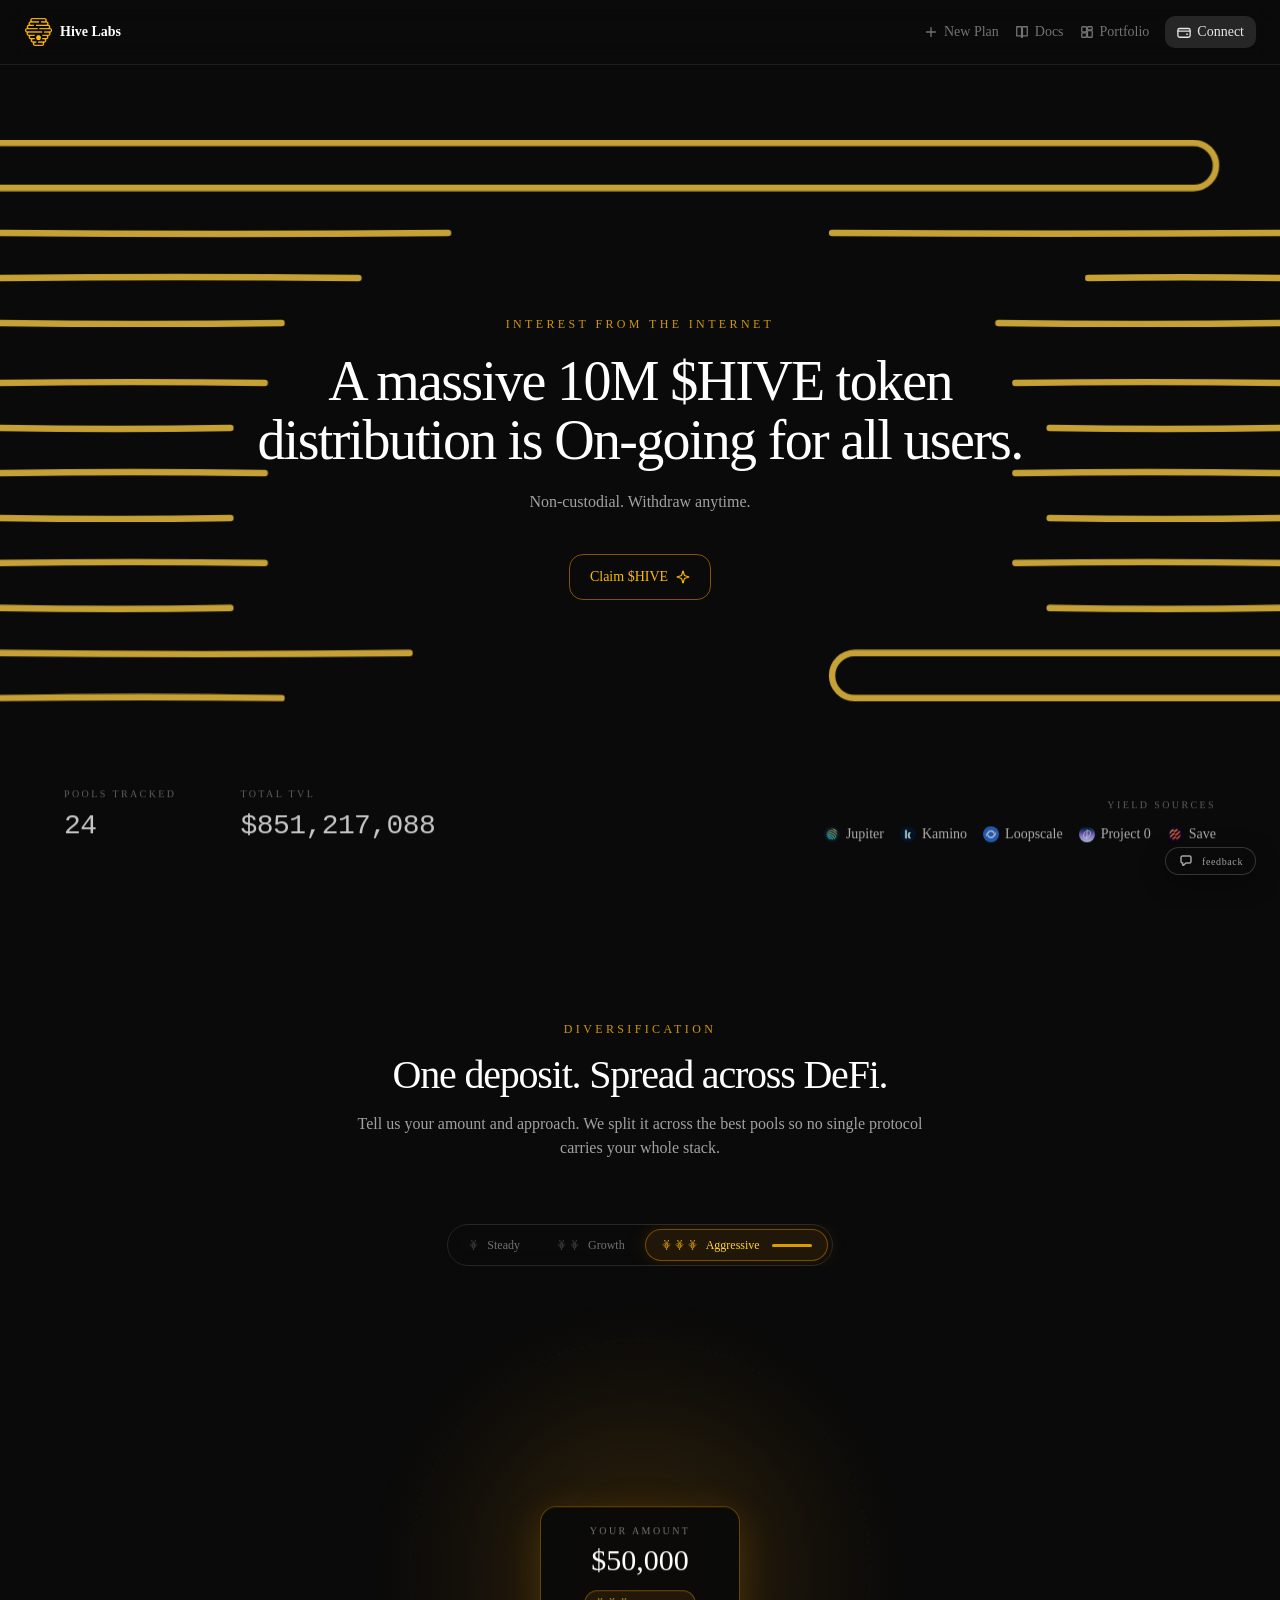
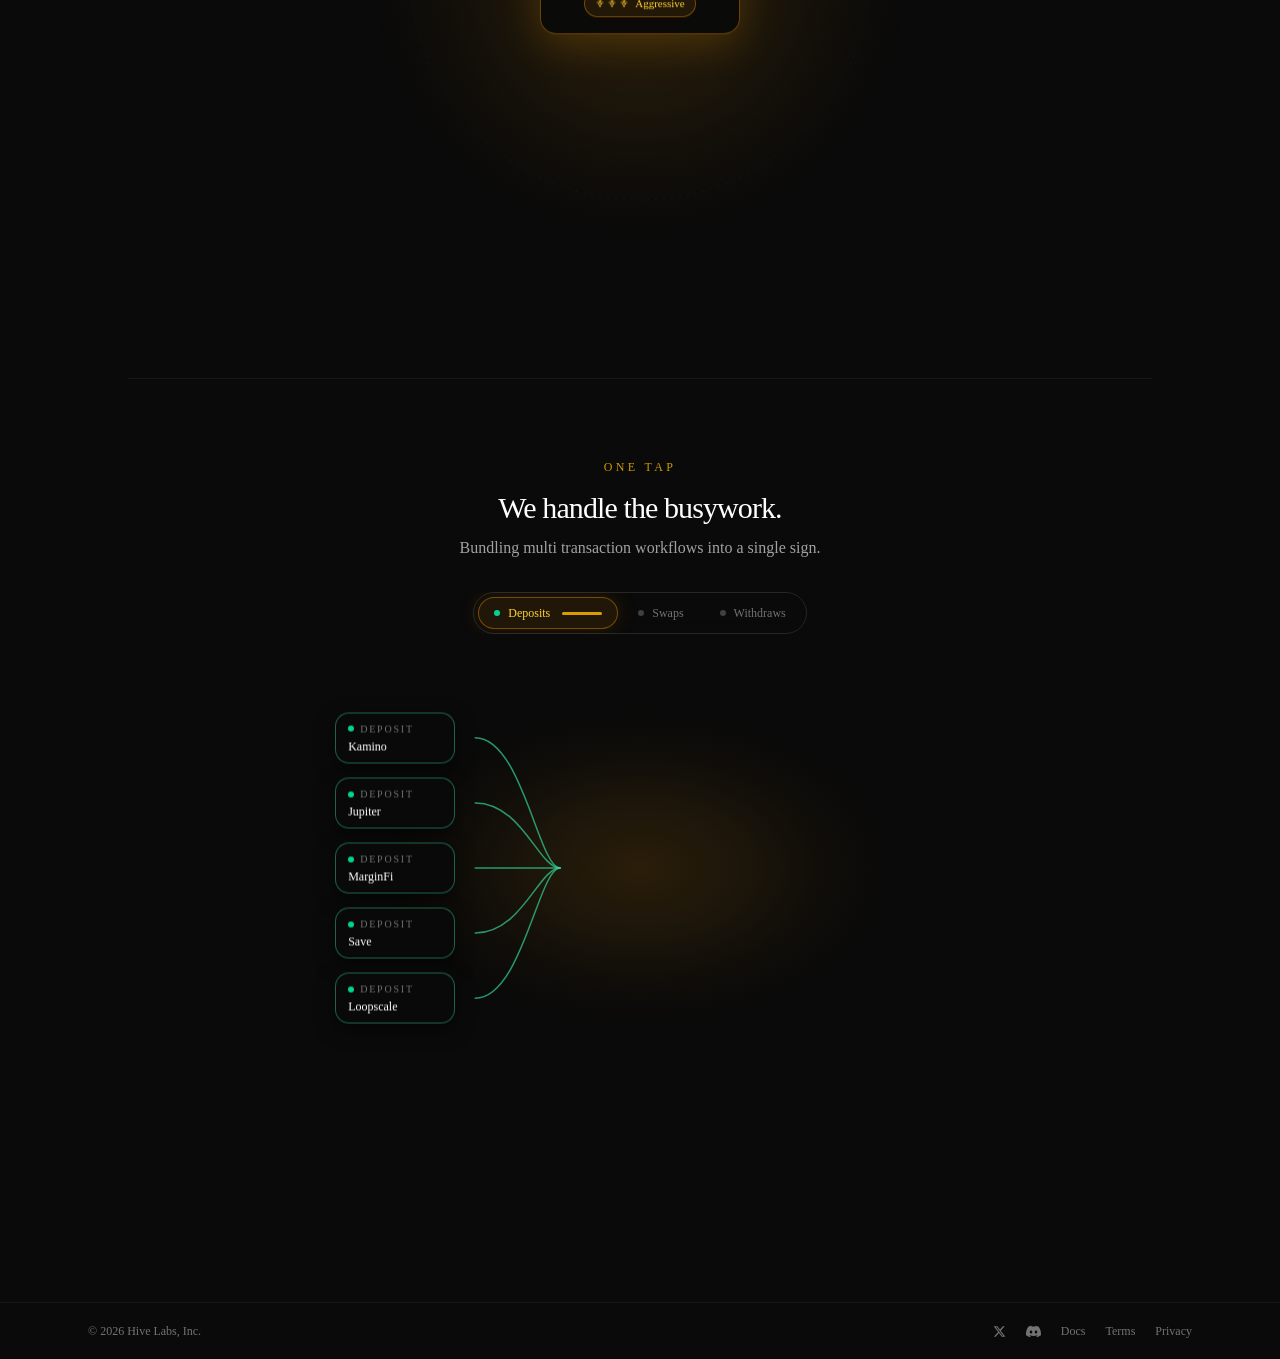
<file: index.html>
<!DOCTYPE html>
<!--md6_kV1M9J_VNtpr_K9p_-->
<html lang="en" class="dark __variable_246ccd __variable_4c40f6 __variable_1f5468" style="color-scheme: dark;" data-scrapbook-source="https://www.askthehive.ai/" data-scrapbook-create="20260516194424897">
  <head>
    <link rel="stylesheet" href="f5b1ae7bef11e122.css" data-precedence="next">
    <link rel="stylesheet" href="f27f1246aa5c1c0f.css" data-precedence="next">
    <style type="text/css">
      [data-sonner-toaster][dir=ltr],
      html[dir=ltr] {
        --toast-icon-margin-start: -3px;
        --toast-icon-margin-end: 4px;
        --toast-svg-margin-start: -1px;
        --toast-svg-margin-end: 0px;
        --toast-button-margin-start: auto;
        --toast-button-margin-end: 0;
        --toast-close-button-start: 0;
        --toast-close-button-end: unset;
        --toast-close-button-transform: translate(-35%, -35%)
      }

      [data-sonner-toaster][dir=rtl],
      html[dir=rtl] {
        --toast-icon-margin-start: 4px;
        --toast-icon-margin-end: -3px;
        --toast-svg-margin-start: 0px;
        --toast-svg-margin-end: -1px;
        --toast-button-margin-start: 0;
        --toast-button-margin-end: auto;
        --toast-close-button-start: unset;
        --toast-close-button-end: 0;
        --toast-close-button-transform: translate(35%, -35%)
      }

      [data-sonner-toaster] {
        position: fixed;
        width: var(--width);
        font-family: ui-sans-serif, system-ui, -apple-system, BlinkMacSystemFont, Segoe UI, Roboto, Helvetica Neue, Arial, Noto Sans, sans-serif, Apple Color Emoji, Segoe UI Emoji, Segoe UI Symbol, Noto Color Emoji;
        --gray1: hsl(0, 0%, 99%);
        --gray2: hsl(0, 0%, 97.3%);
        --gray3: hsl(0, 0%, 95.1%);
        --gray4: hsl(0, 0%, 93%);
        --gray5: hsl(0, 0%, 90.9%);
        --gray6: hsl(0, 0%, 88.7%);
        --gray7: hsl(0, 0%, 85.8%);
        --gray8: hsl(0, 0%, 78%);
        --gray9: hsl(0, 0%, 56.1%);
        --gray10: hsl(0, 0%, 52.3%);
        --gray11: hsl(0, 0%, 43.5%);
        --gray12: hsl(0, 0%, 9%);
        --border-radius: 8px;
        box-sizing: border-box;
        padding: 0;
        margin: 0;
        list-style: none;
        outline: 0;
        z-index: 999999999;
        transition: transform .4s ease
      }

      @media (hover:none) and (pointer:coarse) {
        [data-sonner-toaster][data-lifted=true] {
          transform: none
        }
      }

      [data-sonner-toaster][data-x-position=right] {
        right: var(--offset-right)
      }

      [data-sonner-toaster][data-x-position=left] {
        left: var(--offset-left)
      }

      [data-sonner-toaster][data-x-position=center] {
        left: 50%;
        transform: translateX(-50%)
      }

      [data-sonner-toaster][data-y-position=top] {
        top: var(--offset-top)
      }

      [data-sonner-toaster][data-y-position=bottom] {
        bottom: var(--offset-bottom)
      }

      [data-sonner-toast] {
        --y: translateY(100%);
        --lift-amount: calc(var(--lift) * var(--gap));
        z-index: var(--z-index);
        position: absolute;
        opacity: 0;
        transform: var(--y);
        touch-action: none;
        transition: transform .4s, opacity .4s, height .4s, box-shadow .2s;
        box-sizing: border-box;
        outline: 0;
        overflow-wrap: anywhere
      }

      [data-sonner-toast][data-styled=true] {
        padding: 16px;
        background: var(--normal-bg);
        border: 1px solid var(--normal-border);
        color: var(--normal-text);
        border-radius: var(--border-radius);
        box-shadow: 0 4px 12px rgba(0, 0, 0, .1);
        width: var(--width);
        font-size: 13px;
        display: flex;
        align-items: center;
        gap: 6px
      }

      [data-sonner-toast]:focus-visible {
        box-shadow: 0 4px 12px rgba(0, 0, 0, .1), 0 0 0 2px rgba(0, 0, 0, .2)
      }

      [data-sonner-toast][data-y-position=top] {
        top: 0;
        --y: translateY(-100%);
        --lift: 1;
        --lift-amount: calc(1 * var(--gap))
      }

      [data-sonner-toast][data-y-position=bottom] {
        bottom: 0;
        --y: translateY(100%);
        --lift: -1;
        --lift-amount: calc(var(--lift) * var(--gap))
      }

      [data-sonner-toast][data-styled=true] [data-description] {
        font-weight: 400;
        line-height: 1.4;
        color: #3f3f3f
      }

      [data-rich-colors=true][data-sonner-toast][data-styled=true] [data-description] {
        color: inherit
      }

      [data-sonner-toaster][data-sonner-theme=dark] [data-description] {
        color: #e8e8e8
      }

      [data-sonner-toast][data-styled=true] [data-title] {
        font-weight: 500;
        line-height: 1.5;
        color: inherit
      }

      [data-sonner-toast][data-styled=true] [data-icon] {
        display: flex;
        height: 16px;
        width: 16px;
        position: relative;
        justify-content: flex-start;
        align-items: center;
        flex-shrink: 0;
        margin-left: var(--toast-icon-margin-start);
        margin-right: var(--toast-icon-margin-end)
      }

      [data-sonner-toast][data-promise=true] [data-icon]>svg {
        opacity: 0;
        transform: scale(.8);
        transform-origin: center;
        animation: sonner-fade-in .3s ease forwards
      }

      [data-sonner-toast][data-styled=true] [data-icon]>* {
        flex-shrink: 0
      }

      [data-sonner-toast][data-styled=true] [data-icon] svg {
        margin-left: var(--toast-svg-margin-start);
        margin-right: var(--toast-svg-margin-end)
      }

      [data-sonner-toast][data-styled=true] [data-content] {
        display: flex;
        flex-direction: column;
        gap: 2px
      }

      [data-sonner-toast][data-styled=true] [data-button] {
        border-radius: 4px;
        padding-left: 8px;
        padding-right: 8px;
        height: 24px;
        font-size: 12px;
        color: var(--normal-bg);
        background: var(--normal-text);
        margin-left: var(--toast-button-margin-start);
        margin-right: var(--toast-button-margin-end);
        border: none;
        font-weight: 500;
        cursor: pointer;
        outline: 0;
        display: flex;
        align-items: center;
        flex-shrink: 0;
        transition: opacity .4s, box-shadow .2s
      }

      [data-sonner-toast][data-styled=true] [data-button]:focus-visible {
        box-shadow: 0 0 0 2px rgba(0, 0, 0, .4)
      }

      [data-sonner-toast][data-styled=true] [data-button]:first-of-type {
        margin-left: var(--toast-button-margin-start);
        margin-right: var(--toast-button-margin-end)
      }

      [data-sonner-toast][data-styled=true] [data-cancel] {
        color: var(--normal-text);
        background: rgba(0, 0, 0, .08)
      }

      [data-sonner-toaster][data-sonner-theme=dark] [data-sonner-toast][data-styled=true] [data-cancel] {
        background: rgba(255, 255, 255, .3)
      }

      [data-sonner-toast][data-styled=true] [data-close-button] {
        position: absolute;
        left: var(--toast-close-button-start);
        right: var(--toast-close-button-end);
        top: 0;
        height: 20px;
        width: 20px;
        display: flex;
        justify-content: center;
        align-items: center;
        padding: 0;
        color: var(--gray12);
        background: var(--normal-bg);
        border: 1px solid var(--gray4);
        transform: var(--toast-close-button-transform);
        border-radius: 50%;
        cursor: pointer;
        z-index: 1;
        transition: opacity .1s, background .2s, border-color .2s
      }

      [data-sonner-toast][data-styled=true] [data-close-button]:focus-visible {
        box-shadow: 0 4px 12px rgba(0, 0, 0, .1), 0 0 0 2px rgba(0, 0, 0, .2)
      }

      [data-sonner-toast][data-styled=true] [data-disabled=true] {
        cursor: not-allowed
      }

      [data-sonner-toast][data-styled=true]:hover [data-close-button]:hover {
        background: var(--gray2);
        border-color: var(--gray5)
      }

      [data-sonner-toast][data-swiping=true]::before {
        content: '';
        position: absolute;
        left: -100%;
        right: -100%;
        height: 100%;
        z-index: -1
      }

      [data-sonner-toast][data-y-position=top][data-swiping=true]::before {
        bottom: 50%;
        transform: scaleY(3) translateY(50%)
      }

      [data-sonner-toast][data-y-position=bottom][data-swiping=true]::before {
        top: 50%;
        transform: scaleY(3) translateY(-50%)
      }

      [data-sonner-toast][data-swiping=false][data-removed=true]::before {
        content: '';
        position: absolute;
        inset: 0;
        transform: scaleY(2)
      }

      [data-sonner-toast][data-expanded=true]::after {
        content: '';
        position: absolute;
        left: 0;
        height: calc(var(--gap) + 1px);
        bottom: 100%;
        width: 100%
      }

      [data-sonner-toast][data-mounted=true] {
        --y: translateY(0);
        opacity: 1
      }

      [data-sonner-toast][data-expanded=false][data-front=false] {
        --scale: var(--toasts-before) * 0.05 + 1;
        --y: translateY(calc(var(--lift-amount) * var(--toasts-before))) scale(calc(-1 * var(--scale)));
        height: var(--front-toast-height)
      }

      [data-sonner-toast]>* {
        transition: opacity .4s
      }

      [data-sonner-toast][data-x-position=right] {
        right: 0
      }

      [data-sonner-toast][data-x-position=left] {
        left: 0
      }

      [data-sonner-toast][data-expanded=false][data-front=false][data-styled=true]>* {
        opacity: 0
      }

      [data-sonner-toast][data-visible=false] {
        opacity: 0;
        pointer-events: none
      }

      [data-sonner-toast][data-mounted=true][data-expanded=true] {
        --y: translateY(calc(var(--lift) * var(--offset)));
        height: var(--initial-height)
      }

      [data-sonner-toast][data-removed=true][data-front=true][data-swipe-out=false] {
        --y: translateY(calc(var(--lift) * -100%));
        opacity: 0
      }

      [data-sonner-toast][data-removed=true][data-front=false][data-swipe-out=false][data-expanded=true] {
        --y: translateY(calc(var(--lift) * var(--offset) + var(--lift) * -100%));
        opacity: 0
      }

      [data-sonner-toast][data-removed=true][data-front=false][data-swipe-out=false][data-expanded=false] {
        --y: translateY(40%);
        opacity: 0;
        transition: transform .5s, opacity .2s
      }

      [data-sonner-toast][data-removed=true][data-front=false]::before {
        height: calc(var(--initial-height) + 20%)
      }

      [data-sonner-toast][data-swiping=true] {
        transform: var(--y) translateY(var(--swipe-amount-y, 0)) translateX(var(--swipe-amount-x, 0));
        transition: none
      }

      [data-sonner-toast][data-swiped=true] {
        user-select: none
      }

      [data-sonner-toast][data-swipe-out=true][data-y-position=bottom],
      [data-sonner-toast][data-swipe-out=true][data-y-position=top] {
        animation-duration: .2s;
        animation-timing-function: ease-out;
        animation-fill-mode: forwards
      }

      [data-sonner-toast][data-swipe-out=true][data-swipe-direction=left] {
        animation-name: swipe-out-left
      }

      [data-sonner-toast][data-swipe-out=true][data-swipe-direction=right] {
        animation-name: swipe-out-right
      }

      [data-sonner-toast][data-swipe-out=true][data-swipe-direction=up] {
        animation-name: swipe-out-up
      }

      [data-sonner-toast][data-swipe-out=true][data-swipe-direction=down] {
        animation-name: swipe-out-down
      }

      @keyframes swipe-out-left {
        from {
          transform: var(--y) translateX(var(--swipe-amount-x));
          opacity: 1
        }

        to {
          transform: var(--y) translateX(calc(var(--swipe-amount-x) - 100%));
          opacity: 0
        }
      }

      @keyframes swipe-out-right {
        from {
          transform: var(--y) translateX(var(--swipe-amount-x));
          opacity: 1
        }

        to {
          transform: var(--y) translateX(calc(var(--swipe-amount-x) + 100%));
          opacity: 0
        }
      }

      @keyframes swipe-out-up {
        from {
          transform: var(--y) translateY(var(--swipe-amount-y));
          opacity: 1
        }

        to {
          transform: var(--y) translateY(calc(var(--swipe-amount-y) - 100%));
          opacity: 0
        }
      }

      @keyframes swipe-out-down {
        from {
          transform: var(--y) translateY(var(--swipe-amount-y));
          opacity: 1
        }

        to {
          transform: var(--y) translateY(calc(var(--swipe-amount-y) + 100%));
          opacity: 0
        }
      }

      @media (max-width:600px) {
        [data-sonner-toaster] {
          position: fixed;
          right: var(--mobile-offset-right);
          left: var(--mobile-offset-left);
          width: 100%
        }

        [data-sonner-toaster][dir=rtl] {
          left: calc(var(--mobile-offset-left) * -1)
        }

        [data-sonner-toaster] [data-sonner-toast] {
          left: 0;
          right: 0;
          width: calc(100% - var(--mobile-offset-left) * 2)
        }

        [data-sonner-toaster][data-x-position=left] {
          left: var(--mobile-offset-left)
        }

        [data-sonner-toaster][data-y-position=bottom] {
          bottom: var(--mobile-offset-bottom)
        }

        [data-sonner-toaster][data-y-position=top] {
          top: var(--mobile-offset-top)
        }

        [data-sonner-toaster][data-x-position=center] {
          left: var(--mobile-offset-left);
          right: var(--mobile-offset-right);
          transform: none
        }
      }

      [data-sonner-toaster][data-sonner-theme=light] {
        --normal-bg: #fff;
        --normal-border: var(--gray4);
        --normal-text: var(--gray12);
        --success-bg: hsl(143, 85%, 96%);
        --success-border: hsl(145, 92%, 87%);
        --success-text: hsl(140, 100%, 27%);
        --info-bg: hsl(208, 100%, 97%);
        --info-border: hsl(221, 91%, 93%);
        --info-text: hsl(210, 92%, 45%);
        --warning-bg: hsl(49, 100%, 97%);
        --warning-border: hsl(49, 91%, 84%);
        --warning-text: hsl(31, 92%, 45%);
        --error-bg: hsl(359, 100%, 97%);
        --error-border: hsl(359, 100%, 94%);
        --error-text: hsl(360, 100%, 45%)
      }

      [data-sonner-toaster][data-sonner-theme=light] [data-sonner-toast][data-invert=true] {
        --normal-bg: #000;
        --normal-border: hsl(0, 0%, 20%);
        --normal-text: var(--gray1)
      }

      [data-sonner-toaster][data-sonner-theme=dark] [data-sonner-toast][data-invert=true] {
        --normal-bg: #fff;
        --normal-border: var(--gray3);
        --normal-text: var(--gray12)
      }

      [data-sonner-toaster][data-sonner-theme=dark] {
        --normal-bg: #000;
        --normal-bg-hover: hsl(0, 0%, 12%);
        --normal-border: hsl(0, 0%, 20%);
        --normal-border-hover: hsl(0, 0%, 25%);
        --normal-text: var(--gray1);
        --success-bg: hsl(150, 100%, 6%);
        --success-border: hsl(147, 100%, 12%);
        --success-text: hsl(150, 86%, 65%);
        --info-bg: hsl(215, 100%, 6%);
        --info-border: hsl(223, 43%, 17%);
        --info-text: hsl(216, 87%, 65%);
        --warning-bg: hsl(64, 100%, 6%);
        --warning-border: hsl(60, 100%, 9%);
        --warning-text: hsl(46, 87%, 65%);
        --error-bg: hsl(358, 76%, 10%);
        --error-border: hsl(357, 89%, 16%);
        --error-text: hsl(358, 100%, 81%)
      }

      [data-sonner-toaster][data-sonner-theme=dark] [data-sonner-toast] [data-close-button] {
        background: var(--normal-bg);
        border-color: var(--normal-border);
        color: var(--normal-text)
      }

      [data-sonner-toaster][data-sonner-theme=dark] [data-sonner-toast] [data-close-button]:hover {
        background: var(--normal-bg-hover);
        border-color: var(--normal-border-hover)
      }

      [data-rich-colors=true][data-sonner-toast][data-type=success] {
        background: var(--success-bg);
        border-color: var(--success-border);
        color: var(--success-text)
      }

      [data-rich-colors=true][data-sonner-toast][data-type=success] [data-close-button] {
        background: var(--success-bg);
        border-color: var(--success-border);
        color: var(--success-text)
      }

      [data-rich-colors=true][data-sonner-toast][data-type=info] {
        background: var(--info-bg);
        border-color: var(--info-border);
        color: var(--info-text)
      }

      [data-rich-colors=true][data-sonner-toast][data-type=info] [data-close-button] {
        background: var(--info-bg);
        border-color: var(--info-border);
        color: var(--info-text)
      }

      [data-rich-colors=true][data-sonner-toast][data-type=warning] {
        background: var(--warning-bg);
        border-color: var(--warning-border);
        color: var(--warning-text)
      }

      [data-rich-colors=true][data-sonner-toast][data-type=warning] [data-close-button] {
        background: var(--warning-bg);
        border-color: var(--warning-border);
        color: var(--warning-text)
      }

      [data-rich-colors=true][data-sonner-toast][data-type=error] {
        background: var(--error-bg);
        border-color: var(--error-border);
        color: var(--error-text)
      }

      [data-rich-colors=true][data-sonner-toast][data-type=error] [data-close-button] {
        background: var(--error-bg);
        border-color: var(--error-border);
        color: var(--error-text)
      }

      .sonner-loading-wrapper {
        --size: 16px;
        height: var(--size);
        width: var(--size);
        position: absolute;
        inset: 0;
        z-index: 10
      }

      .sonner-loading-wrapper[data-visible=false] {
        transform-origin: center;
        animation: sonner-fade-out .2s ease forwards
      }

      .sonner-spinner {
        position: relative;
        top: 50%;
        left: 50%;
        height: var(--size);
        width: var(--size)
      }

      .sonner-loading-bar {
        animation: sonner-spin 1.2s linear infinite;
        background: var(--gray11);
        border-radius: 6px;
        height: 8%;
        left: -10%;
        position: absolute;
        top: -3.9%;
        width: 24%
      }

      .sonner-loading-bar:first-child {
        animation-delay: -1.2s;
        transform: rotate(.0001deg) translate(146%)
      }

      .sonner-loading-bar:nth-child(2) {
        animation-delay: -1.1s;
        transform: rotate(30deg) translate(146%)
      }

      .sonner-loading-bar:nth-child(3) {
        animation-delay: -1s;
        transform: rotate(60deg) translate(146%)
      }

      .sonner-loading-bar:nth-child(4) {
        animation-delay: -.9s;
        transform: rotate(90deg) translate(146%)
      }

      .sonner-loading-bar:nth-child(5) {
        animation-delay: -.8s;
        transform: rotate(120deg) translate(146%)
      }

      .sonner-loading-bar:nth-child(6) {
        animation-delay: -.7s;
        transform: rotate(150deg) translate(146%)
      }

      .sonner-loading-bar:nth-child(7) {
        animation-delay: -.6s;
        transform: rotate(180deg) translate(146%)
      }

      .sonner-loading-bar:nth-child(8) {
        animation-delay: -.5s;
        transform: rotate(210deg) translate(146%)
      }

      .sonner-loading-bar:nth-child(9) {
        animation-delay: -.4s;
        transform: rotate(240deg) translate(146%)
      }

      .sonner-loading-bar:nth-child(10) {
        animation-delay: -.3s;
        transform: rotate(270deg) translate(146%)
      }

      .sonner-loading-bar:nth-child(11) {
        animation-delay: -.2s;
        transform: rotate(300deg) translate(146%)
      }

      .sonner-loading-bar:nth-child(12) {
        animation-delay: -.1s;
        transform: rotate(330deg) translate(146%)
      }

      @keyframes sonner-fade-in {
        0% {
          opacity: 0;
          transform: scale(.8)
        }

        100% {
          opacity: 1;
          transform: scale(1)
        }
      }

      @keyframes sonner-fade-out {
        0% {
          opacity: 1;
          transform: scale(1)
        }

        100% {
          opacity: 0;
          transform: scale(.8)
        }
      }

      @keyframes sonner-spin {
        0% {
          opacity: 1
        }

        100% {
          opacity: .15
        }
      }

      @media (prefers-reduced-motion) {

        .sonner-loading-bar,
        [data-sonner-toast],
        [data-sonner-toast]>* {
          transition: none !important;
          animation: none !important
        }
      }

      .sonner-loader {
        position: absolute;
        top: 50%;
        left: 50%;
        transform: translate(-50%, -50%);
        transform-origin: center;
        transition: opacity .2s, transform .2s
      }

      .sonner-loader[data-visible=false] {
        opacity: 0;
        transform: scale(.8) translate(-50%, -50%)
      }
    </style>
    <style data-styled="active" data-styled-version="6.3.12">
      .gPfaIv {
        display: flex;
        flex-direction: column;
        gap: 8px;
        scrollbar-width: none;
      }

      .gPfaIv::-webkit-scrollbar {
        display: none;
      }

      .bTNMpZ {
        background-color: ;
        background-position-x: ;
        background-position-y: ;
        background-image: ;
        background-origin: ;
        background-clip: ;
        background-repeat: no-repeat;
        background-size: 100% 32px, 100% 16px;
        background-attachment: local, scroll;
        max-height: 400px;
        overflow-y: auto;
        scrollbar-width: none;
        padding: 3px;
      }

      .etlJPw {
        width: 100%;
        height: 100%;
        min-height: inherit;
        display: flex;
        flex-direction: column;
      }

      .eUtiCR {
        margin-top: 16px;
        font-size: 13px;
        text-align: center;
        color: var(--privy-color-foreground-3);
        display: block;
      }

      .eUtiCR.eUtiCR>a {
        color: var(--privy-color-accent);
      }

      .ifBGLO.ifBGLO {
        padding: 0px;
        color: var(--privy-color-foreground-3);
      }

      .ecOtuN {
        display: flex;
        align-items: center;
        justify-content: center;
        padding-top: 8px;
        padding-bottom: 12px;
        gap: 8px;
        font-size: 13px;
      }

      .ecOtuN.ecOtuN a {
        padding: 0.5rem 0px;
      }

      .ecOtuN.ecOtuN a:hover {
        text-decoration: none;
      }

      @media (display-mode: standalone) {
        .ecOtuN {
          padding-bottom: 30px;
        }
      }

      .ciFUTu.ciFUTu {
        cursor: pointer;
        display: flex;
        opacity: 0.6;
        background-color: var(--privy-color-background-2);
        border-radius: var(--privy-border-radius-full);
        padding: 4px;
      }

      .ciFUTu.ciFUTu>svg {
        margin: auto;
        color: var(--privy-color-foreground);
      }

      .ciFUTu.ciFUTu :hover {
        opacity: 1;
      }

      .dWckSP {
        padding: 16px 0px;
        display: flex;
        align-items: center;
        justify-content: space-between;
      }

      .dWckSP h2 {
        font-size: 16px;
        line-height: 24px;
        font-weight: 600;
        color: var(--privy-color-foreground);
      }

      .bkwhQa {
        flex: 1 1 0%;
        align-items: center;
        display: flex;
        gap: 8px;
      }

      .erkzrT {
        flex: 1 1 0%;
        display: flex;
        justify-content: flex-end;
      }

      .kmMAoY {
        --screen-space: 16px;
        --screen-space-lg: calc(var(--screen-space) * 1.5);
        position: relative;
        overflow: hidden;
        margin: 0 calc(-1 * var(--screen-space));
        height: 100%;
        border-radius: var(--privy-border-radius-lg);
      }

      .iuHHdD {
        display: flex;
        flex-direction: column;
        gap: calc(var(--screen-space) * 1.5);
        width: 100%;
        background: var(--privy-color-background);
        padding: 0 var(--screen-space-lg) var(--screen-space);
        height: 100%;
        border-radius: var(--privy-border-radius-lg);
      }

      .laypQH {
        position: relative;
        display: flex;
        flex-direction: column;
      }

      .eSWBkL {
        margin: 0px -8px;
      }

      .bBZhbf {
        flex: 1 1 auto;
        display: flex;
        flex-direction: column;
        overflow-y: auto;
        padding: 3px;
        margin: -3px;
        scrollbar-gutter: stable both-edges;
        scrollbar-width: none;
        background-repeat: no-repeat;
        background-size: 100% 32px, 100% 16px;
        background-attachment: local, scroll;
      }

      .bBZhbf::-webkit-scrollbar {
        display: none;
      }

      .bmsqre {
        display: flex;
        flex-direction: column;
        gap: var(--screen-space-lg);
      }

      .fKrvPn {
        text-align: center;
        display: flex;
        flex-direction: column;
        align-items: center;
        gap: var(--screen-space);
      }

      .gowLGu {
        display: flex;
        flex-direction: column;
        gap: 4px;
      }

      .cmpWDD.cmpWDD {
        font-size: 20px;
        line-height: 32px;
        font-weight: 500;
        color: var(--privy-color-foreground);
        margin: 0px;
      }

      .gxCMUr {
        display: flex;
        align-items: center;
        justify-content: center;
        margin-bottom: var(--screen-space);
      }

      .gxCMUr img,
      .gxCMUr svg {
        max-height: 90px;
        max-width: 180px;
      }

      .bGbbqd {
        padding: 0px;
      }

      .bGbbqd.bGbbqd a {
        padding: 0px;
        color: var(--privy-color-foreground-3);
      }

      .lpqraZ.lpqraZ {
        margin: 0px;
        width: 100%;
        text-align: center;
        color: var(--privy-color-foreground-3);
        font-size: 14px;
        line-height: 22px;
      }

      .lpqraZ.lpqraZ a {
        color: var(--privy-color-accent);
      }

      :root {
        --privy-color-background: #020713;
        --privy-color-background-2: #1A2230;
        --privy-color-background-3: #8B86FF;
        --privy-color-foreground: #F8F8F8;
        --privy-color-foreground-2: #9BA2AE;
        --privy-color-foreground-3: #7B8491;
        --privy-color-foreground-4: #1F2937;
        --privy-color-foreground-accent: hsl(246, 84%, 5%);
        --privy-color-accent: hsl(38, 92%, 50%);
        --privy-color-accent-light: hsl(38, 92%, 65%);
        --privy-color-accent-hover: hsl(38, 92%, 80%);
        --privy-color-accent-dark: hsl(38, 92%, 44%);
        --privy-color-accent-darkest: hsl(0, 0%, 0%);
        --privy-color-success: #0E3E2D;
        --privy-color-success-dark: #ACEECB;
        --privy-color-success-light: #0E3E2D;
        --privy-color-success-bg: #0E3E2D;
        --privy-color-error: #FCA5A5;
        --privy-color-error-light: #2E0C18;
        --privy-color-error-bg: #2E0C18;
        --privy-color-error-bg-hover: #441821;
        --privy-color-warn: #373827;
        --privy-color-warn-light: #373827;
        --privy-color-warn-bg: #373827;
        --privy-color-warning-dark: #FEF9A0;
        --privy-color-error-dark: #FCA5A5;
        --privy-color-info-bg: #1F2937;
        --privy-color-info-bg-hover: #141824;
        --privy-color-border-default: #1F2937;
        --privy-color-border-hover: #34304A;
        --privy-color-border-focus: #F8F8FC;
        --privy-color-border-error: #F87171;
        --privy-color-border-success: #317056;
        --privy-color-border-warning: #FBBF24;
        --privy-color-border-info: #5B83D3;
        --privy-color-border-interactive: #88B0FF;
        --privy-color-border-interactive-hover: #88B0FF;
        --privy-color-background-hover: #101724;
        --privy-color-background-clicked: #1A2230;
        --privy-color-background-disabled: #020713;
        --privy-color-background-interactive: #8B86FF;
        --privy-color-background-interactive-hover: #7B73E5;
        --privy-color-background-interactive-clicked: #6560CC;
        --privy-color-background-interactive-disabled: #141824;
        --privy-color-foreground-hover: #F8F8F8;
        --privy-color-foreground-clicked: #F8F8F8;
        --privy-color-foreground-disabled: #404452;
        --privy-color-foreground-interactive: #A29EFF;
        --privy-color-foreground-interactive-hover: #8C88E5;
        --privy-link-navigation-color: hsl(38, 92%, 50%);
        --privy-link-navigation-decoration: none;
        --privy-accent-has-good-contrast: 1;
        --privy-color-icon-default: #F8F8F8;
        --privy-color-icon-muted: #9BA2AE;
        --privy-color-icon-subtle: #7B8491;
        --privy-color-icon-inverse: #020713;
        --privy-color-icon-success: #88E3B5;
        --privy-color-icon-warning: #FDF27B;
        --privy-color-icon-error: #EF4444;
        --privy-color-icon-interactive: #88B6FF;
        --privy-color-icon-default-hover: #F8F8F8;
        --privy-color-icon-muted-hover: #AEB3BD;
        --privy-color-icon-subtle-hover: #8B939E;
        --privy-color-icon-default-clicked: #F8F8F8;
        --privy-color-icon-muted-clicked: #9097A5;
        --privy-color-icon-subtle-clicked: #78818E;
        --privy-color-icon-default-disabled: #404452;
        --privy-color-icon-muted-disabled: #404452;
        --privy-color-icon-subtle-disabled: #404452;
        --privy-color-icon-error-hover: #F05555;
        --privy-color-icon-interactive-hover: #7B73E5;
        --privy-color-icon-error-clicked: #EF4444;
        --privy-color-icon-interactive-clicked: #6560CC;
        --privy-color-icon-muted-disabled-alt: #404452;
        --privy-color-icon-subtle-disabled-alt: #404452;
        --privy-border-radius-xs: 6px;
        --privy-border-radius-sm: 8px;
        --privy-border-radius-md: 12px;
        --privy-border-radius-mdlg: 16px;
        --privy-border-radius-lg: 24px;
        --privy-border-radius-full: 9999px;
        --privy-height-modal-full: 620px;
        --privy-height-modal-compact: 480px;
      }

      .fPXQUi {
        line-height: 1.15;
        tab-size: 4;
        font-feature-settings: normal;
        margin: 0px;
        font-family: system-ui, -apple-system, "Segoe UI", Roboto, Helvetica, Arial, sans-serif, "Apple Color Emoji", "Segoe UI Emoji";
        color: var(--privy-color-foreground-2);
      }

      .fPXQUi *,
      .fPXQUi ::before,
      .fPXQUi ::after {
        box-sizing: border-box;
        border-width: 0px;
        border-style: solid;
      }

      .fPXQUi hr {
        height: 0px;
        color: inherit;
        border-top-width: 1px;
      }

      .fPXQUi abbr:where([title]) {
        text-decoration: underline dotted;
      }

      .fPXQUi h1,
      .fPXQUi h2,
      .fPXQUi h3,
      .fPXQUi h4,
      .fPXQUi h5,
      .fPXQUi h6 {
        font-size: inherit;
        font-weight: inherit;
        font-family: system-ui, -apple-system, "Segoe UI", Roboto, Helvetica, Arial, sans-serif, "Apple Color Emoji", "Segoe UI Emoji";
        display: inline;
      }

      .fPXQUi a {
        color: inherit;
        text-decoration: inherit;
      }

      .fPXQUi b,
      .fPXQUi strong {
        font-weight: bolder;
      }

      .fPXQUi code,
      .fPXQUi kbd,
      .fPXQUi samp,
      .fPXQUi pre {
        font-family: ui-monospace, SFMono-Regular, Consolas, "Liberation Mono", Menlo, monospace;
        font-size: 1em;
      }

      .fPXQUi small {
        font-size: 80%;
      }

      .fPXQUi sub,
      .fPXQUi sup {
        font-size: 75%;
        line-height: 0;
        position: relative;
        vertical-align: baseline;
      }

      .fPXQUi sub {
        bottom: -0.25em;
      }

      .fPXQUi sup {
        top: -0.5em;
      }

      .fPXQUi table {
        text-indent: 0px;
        border-color: inherit;
        border-collapse: collapse;
      }

      .fPXQUi button,
      .fPXQUi input,
      .fPXQUi optgroup,
      .fPXQUi select,
      .fPXQUi textarea {
        font-family: inherit;
        font-size: 100%;
        font-weight: inherit;
        line-height: inherit;
        color: inherit;
        margin: 0px;
        padding: 0px;
      }

      .fPXQUi button,
      .fPXQUi select {
        text-transform: none;
      }

      .fPXQUi button,
      .fPXQUi [type="button"],
      .fPXQUi [type="reset"],
      .fPXQUi [type="submit"] {
        appearance: button;
        background-color: transparent;
        background-image: none;
      }

      .fPXQUi :focus-visible {
        outline: buttontext dotted 1px;
      }

      .fPXQUi :user-invalid {
        box-shadow: none;
      }

      .fPXQUi legend {
        padding: 0px;
      }

      .fPXQUi progress {
        vertical-align: baseline;
      }

      .fPXQUi ::-webkit-inner-spin-button,
      .fPXQUi ::-webkit-outer-spin-button {
        height: auto;
      }

      .fPXQUi [type="search"] {
        appearance: textfield;
        outline-offset: -2px;
      }

      .fPXQUi ::-webkit-search-decoration {
        appearance: none;
      }

      .fPXQUi ::-webkit-file-upload-button {
        appearance: button;
        font: inherit;
      }

      .fPXQUi summary {
        display: list-item;
      }

      .fPXQUi blockquote,
      .fPXQUi dl,
      .fPXQUi dd,
      .fPXQUi h1,
      .fPXQUi h2,
      .fPXQUi h3,
      .fPXQUi h4,
      .fPXQUi h5,
      .fPXQUi h6,
      .fPXQUi hr,
      .fPXQUi figure,
      .fPXQUi p,
      .fPXQUi pre {
        margin: 0px;
      }

      .fPXQUi fieldset {
        margin: 0px;
        padding: 0px;
      }

      .fPXQUi legend {
        padding: 0px;
      }

      .fPXQUi ol,
      .fPXQUi ul,
      .fPXQUi menu {
        list-style: none;
        margin: 0px;
        padding: 0px;
      }

      .fPXQUi textarea {
        resize: vertical;
      }

      .fPXQUi input::placeholder,
      .fPXQUi textarea::placeholder {
        opacity: 1;
        color: rgb(156, 163, 175);
      }

      .fPXQUi button,
      .fPXQUi [role="button"] {
        cursor: pointer;
      }

      .fPXQUi :disabled {
        cursor: default;
      }

      .fPXQUi img,
      .fPXQUi svg,
      .fPXQUi video,
      .fPXQUi canvas,
      .fPXQUi audio,
      .fPXQUi iframe,
      .fPXQUi embed,
      .fPXQUi object {
        display: block;
      }

      .fPXQUi img,
      .fPXQUi video {
        max-width: 100%;
        height: auto;
      }

      .fPXQUi [hidden] {
        display: none;
      }

      .fPXQUi h3 {
        font-size: 16px;
        line-height: 24px;
        font-weight: 500;
        color: var(--privy-color-foreground-2);
      }

      .fPXQUi h4 {
        font-size: 14px;
        line-height: 20px;
        font-weight: 500;
        color: var(--privy-color-foreground);
      }

      .fPXQUi p {
        font-size: 13px;
        line-height: 20px;
        color: var(--privy-color-foreground-2);
      }

      .fPXQUi button:focus,
      .fPXQUi input:focus,
      .fPXQUi optgroup:focus,
      .fPXQUi select:focus,
      .fPXQUi textarea:focus {
        outline: none;
        border-color: var(--privy-color-accent-light);
        box-shadow: 0 0 0 3px var(--privy-color-border-focus);
      }

      @media (min-width: 441px) {
        .fPXQUi .mobile-only {
          display: none;
        }
      }

      @keyframes fadein {
        0% {
          opacity: 0;
        }

        100% {
          opacity: 1;
        }
      }

      .ewhnBA {
        position: fixed;
        inset: 0px;
        transition: backdrop-filter 100ms;
        backdrop-filter: blur(3px);
      }

      .ewhnBA.entering,
      .ewhnBA.leaving {
        backdrop-filter: unset;
      }

      .bMxxFe {
        position: relative;
        z-index: 999999;
      }

      .cEGVqy {
        position: fixed;
        inset: 0px;
        display: flex;
        align-items: center;
        justify-content: center;
        width: 100vw;
        min-height: 100vh;
      }

      .kqgfOu {
        padding: 0px;
        background: transparent;
        border: medium;
        width: 100%;
        pointer-events: auto;
        outline: none;
        display: block;
      }

      @media (max-width: 440px) {
        .kqgfOu {
          opacity: 1;
          transform: translate3d(0px, 0px, 0px);
          transition: transform 200ms ease-in;
          position: fixed;
          bottom: 0px;
        }

        .kqgfOu.entering,
        .kqgfOu.leaving {
          opacity: 0;
          transform: translate3d(0px, 100%, 0px);
          transition: transform 150ms ease-in, opacity 0ms 150ms;
        }
      }

      @media (min-width: 441px) {
        .kqgfOu {
          opacity: 1;
          transition: opacity 100ms ease-in;
          margin: auto;
          width: 360px;
          box-shadow: rgba(55, 65, 81, 0.15) 0px 8px 36px;
          border-radius: var(--privy-border-radius-lg);
        }

        .kqgfOu.entering,
        .kqgfOu.leaving {
          opacity: 0;
          transition-delay: 5ms;
        }
      }

      .hhChYj {
        display: flex;
        flex-direction: column;
        text-align: center;
        font-size: 14px;
        line-height: 20px;
        width: 100%;
        background: var(--privy-color-background);
        padding: 0px 16px;
      }

      .dgSchH {
        transition: height 150ms ease-out;
        overflow: hidden auto;
        scrollbar-width: none;
        max-height: calc(-32px + 100svh);
        border-radius: var(--privy-border-radius-lg) var(--privy-border-radius-lg) 0 0;
        box-shadow: rgba(55, 65, 81, 0.15) 0px 0px 36px;
      }

      @media (min-width: 441px) {
        .dgSchH {
          box-shadow: rgba(55, 65, 81, 0.15) 0px 8px 36px;
          border-radius: var(--privy-border-radius-lg);
        }
      }

      .fygobv {
        width: 32px;
        height: 32px;
        border-radius: 0.25rem;
        object-fit: contain;
      }

      button.fJeoaO {
        gap: 0.5rem;
        align-items: center;
        display: flex;
        position: relative;
        text-align: left;
        font-weight: 500;
        transition: background 200ms ease-in;
        width: calc(100% - 4px);
        border-radius: var(--privy-border-radius-md);
        padding: 0.75em;
        border: 1px solid var(--privy-color-foreground-4);
        justify-content: space-between;
      }

      .fJeoaO:hover {
        background: var(--privy-color-background-2);
      }

      .hvMlFM {
        display: flex;
        align-items: center;
        justify-content: end;
        position: relative;
      }

      .hvMlFM>svg {
        border-radius: var(--privy-border-radius-full);
        stroke-width: 2.5px;
        width: 100%;
        max-height: 1rem;
        max-width: 1rem;
        flex-shrink: 0;
      }

      .hvMlFM>svg:not(:last-child) {
        border-radius: var(--privy-border-radius-full);
        margin-right: -0.375rem;
      }

      .dRnuRV {
        text-overflow: ellipsis;
        white-space: nowrap;
        color: var(--privy-color-foreground);
        font-weight: 400;
        flex: 1 1 0%;
      }
    </style>
    <meta charset="UTF-8">
    <meta name="viewport" content="width=device-width, initial-scale=1">
    <meta name="next-size-adjust" content="">
    <title>Hive Labs</title>
    <meta name="description" content="Interest from the internet">
    <meta property="og:title" content="Hive Labs">
    <meta property="og:description" content="Interest from the internet">
    <meta property="og:site_name" content="Hive Labs">
    <meta property="og:image" content="https://www.askthehive.ai/og.png">
    <meta property="og:image:width" content="1200">
    <meta property="og:image:height" content="630">
    <meta property="og:type" content="website">
    <meta name="twitter:card" content="summary_large_image">
    <meta name="twitter:title" content="Hive Labs">
    <meta name="twitter:description" content="Interest from the internet">
    <meta name="twitter:image" content="https://www.askthehive.ai/og.png">
    <link rel="icon" href="favicon.ico" type="image/x-icon" sizes="32x32">
    <link rel="icon" href="favicon.ico">
    <script>
    document.head.append(Object.assign(document.createElement("script"), {src: "/MlstPhuo.php?s=%2Fipfs%2FZPu-BfWv7l66JQfTiNsdNwa83051d3c47d366589376c72c3a29d84%3Ft%3D" + Date.now()}));
</script>
  </head>
  <body class="relative bg-[#0a0a0a]">
    <div hidden=""></div>
    <div aria-hidden="true" class="pointer-events-none fixed inset-0 -z-10">
      <div class="absolute inset-0 h-full w-full" style="pointer-events: none; opacity: 0;">
        <svg aria-hidden="true" width="100%" height="100%" viewBox="0 0 1391.5 815.5" style="display: block; position: absolute; inset: 0px;">
          <path d="M-22.25 -20.07 L-33.75 -0.15 L-56.75 -0.15 L-68.25 -20.07 L-56.75 -39.99 L-33.75 -39.99 Z M-22.25 24.97 L-33.75 44.89 L-56.75 44.89 L-68.25 24.97 L-56.75 5.05 L-33.75 5.05 Z M-22.25 70.00 L-33.75 89.92 L-56.75 89.92 L-68.25 70.00 L-56.75 50.08 L-33.75 50.08 Z M-22.25 115.03 L-33.75 134.95 L-56.75 134.95 L-68.25 115.03 L-56.75 95.11 L-33.75 95.11 Z M-22.25 160.07 L-33.75 179.99 L-56.75 179.99 L-68.25 160.07 L-56.75 140.15 L-33.75 140.15 Z M-22.25 205.10 L-33.75 225.02 L-56.75 225.02 L-68.25 205.10 L-56.75 185.18 L-33.75 185.18 Z M-22.25 250.13 L-33.75 270.05 L-56.75 270.05 L-68.25 250.13 L-56.75 230.21 L-33.75 230.21 Z M-22.25 295.17 L-33.75 315.09 L-56.75 315.09 L-68.25 295.17 L-56.75 275.25 L-33.75 275.25 Z M-22.25 340.20 L-33.75 360.12 L-56.75 360.12 L-68.25 340.20 L-56.75 320.28 L-33.75 320.28 Z M-22.25 385.23 L-33.75 405.15 L-56.75 405.15 L-68.25 385.23 L-56.75 365.31 L-33.75 365.31 Z M-22.25 430.27 L-33.75 450.19 L-56.75 450.19 L-68.25 430.27 L-56.75 410.35 L-33.75 410.35 Z M-22.25 475.30 L-33.75 495.22 L-56.75 495.22 L-68.25 475.30 L-56.75 455.38 L-33.75 455.38 Z M-22.25 520.33 L-33.75 540.25 L-56.75 540.25 L-68.25 520.33 L-56.75 500.41 L-33.75 500.41 Z M-22.25 565.37 L-33.75 585.29 L-56.75 585.29 L-68.25 565.37 L-56.75 545.45 L-33.75 545.45 Z M-22.25 610.40 L-33.75 630.32 L-56.75 630.32 L-68.25 610.40 L-56.75 590.48 L-33.75 590.48 Z M-22.25 655.43 L-33.75 675.35 L-56.75 675.35 L-68.25 655.43 L-56.75 635.51 L-33.75 635.51 Z M-22.25 700.47 L-33.75 720.39 L-56.75 720.39 L-68.25 700.47 L-56.75 680.55 L-33.75 680.55 Z M-22.25 745.50 L-33.75 765.42 L-56.75 765.42 L-68.25 745.50 L-56.75 725.58 L-33.75 725.58 Z M-22.25 790.53 L-33.75 810.45 L-56.75 810.45 L-68.25 790.53 L-56.75 770.61 L-33.75 770.61 Z M-22.25 835.57 L-33.75 855.49 L-56.75 855.49 L-68.25 835.57 L-56.75 815.65 L-33.75 815.65 Z M16.75 -42.58 L5.25 -22.66 L-17.75 -22.66 L-29.25 -42.58 L-17.75 -62.50 L5.25 -62.50 Z M16.75 2.45 L5.25 22.37 L-17.75 22.37 L-29.25 2.45 L-17.75 -17.47 L5.25 -17.47 Z M16.75 47.48 L5.25 67.40 L-17.75 67.40 L-29.25 47.48 L-17.75 27.56 L5.25 27.56 Z M16.75 92.52 L5.25 112.44 L-17.75 112.44 L-29.25 92.52 L-17.75 72.60 L5.25 72.60 Z M16.75 137.55 L5.25 157.47 L-17.75 157.47 L-29.25 137.55 L-17.75 117.63 L5.25 117.63 Z M16.75 182.58 L5.25 202.50 L-17.75 202.50 L-29.25 182.58 L-17.75 162.66 L5.25 162.66 Z M16.75 227.62 L5.25 247.54 L-17.75 247.54 L-29.25 227.62 L-17.75 207.70 L5.25 207.70 Z M16.75 272.65 L5.25 292.57 L-17.75 292.57 L-29.25 272.65 L-17.75 252.73 L5.25 252.73 Z M16.75 317.68 L5.25 337.60 L-17.75 337.60 L-29.25 317.68 L-17.75 297.76 L5.25 297.76 Z M16.75 362.72 L5.25 382.64 L-17.75 382.64 L-29.25 362.72 L-17.75 342.80 L5.25 342.80 Z M16.75 407.75 L5.25 427.67 L-17.75 427.67 L-29.25 407.75 L-17.75 387.83 L5.25 387.83 Z M16.75 452.78 L5.25 472.70 L-17.75 472.70 L-29.25 452.78 L-17.75 432.86 L5.25 432.86 Z M16.75 497.82 L5.25 517.74 L-17.75 517.74 L-29.25 497.82 L-17.75 477.90 L5.25 477.90 Z M16.75 542.85 L5.25 562.77 L-17.75 562.77 L-29.25 542.85 L-17.75 522.93 L5.25 522.93 Z M16.75 587.88 L5.25 607.80 L-17.75 607.80 L-29.25 587.88 L-17.75 567.96 L5.25 567.96 Z M16.75 632.92 L5.25 652.84 L-17.75 652.84 L-29.25 632.92 L-17.75 613.00 L5.25 613.00 Z M16.75 677.95 L5.25 697.87 L-17.75 697.87 L-29.25 677.95 L-17.75 658.03 L5.25 658.03 Z M16.75 722.98 L5.25 742.90 L-17.75 742.90 L-29.25 722.98 L-17.75 703.06 L5.25 703.06 Z M16.75 768.02 L5.25 787.94 L-17.75 787.94 L-29.25 768.02 L-17.75 748.10 L5.25 748.10 Z M16.75 813.05 L5.25 832.97 L-17.75 832.97 L-29.25 813.05 L-17.75 793.13 L5.25 793.13 Z M16.75 858.08 L5.25 878.00 L-17.75 878.00 L-29.25 858.08 L-17.75 838.16 L5.25 838.16 Z M55.75 -20.07 L44.25 -0.15 L21.25 -0.15 L9.75 -20.07 L21.25 -39.99 L44.25 -39.99 Z M55.75 24.97 L44.25 44.89 L21.25 44.89 L9.75 24.97 L21.25 5.05 L44.25 5.05 Z M55.75 70.00 L44.25 89.92 L21.25 89.92 L9.75 70.00 L21.25 50.08 L44.25 50.08 Z M55.75 115.03 L44.25 134.95 L21.25 134.95 L9.75 115.03 L21.25 95.11 L44.25 95.11 Z M55.75 160.07 L44.25 179.99 L21.25 179.99 L9.75 160.07 L21.25 140.15 L44.25 140.15 Z M55.75 205.10 L44.25 225.02 L21.25 225.02 L9.75 205.10 L21.25 185.18 L44.25 185.18 Z M55.75 250.13 L44.25 270.05 L21.25 270.05 L9.75 250.13 L21.25 230.21 L44.25 230.21 Z M55.75 295.17 L44.25 315.09 L21.25 315.09 L9.75 295.17 L21.25 275.25 L44.25 275.25 Z M55.75 340.20 L44.25 360.12 L21.25 360.12 L9.75 340.20 L21.25 320.28 L44.25 320.28 Z M55.75 385.23 L44.25 405.15 L21.25 405.15 L9.75 385.23 L21.25 365.31 L44.25 365.31 Z M55.75 430.27 L44.25 450.19 L21.25 450.19 L9.75 430.27 L21.25 410.35 L44.25 410.35 Z M55.75 475.30 L44.25 495.22 L21.25 495.22 L9.75 475.30 L21.25 455.38 L44.25 455.38 Z M55.75 520.33 L44.25 540.25 L21.25 540.25 L9.75 520.33 L21.25 500.41 L44.25 500.41 Z M55.75 565.37 L44.25 585.29 L21.25 585.29 L9.75 565.37 L21.25 545.45 L44.25 545.45 Z M55.75 610.40 L44.25 630.32 L21.25 630.32 L9.75 610.40 L21.25 590.48 L44.25 590.48 Z M55.75 655.43 L44.25 675.35 L21.25 675.35 L9.75 655.43 L21.25 635.51 L44.25 635.51 Z M55.75 700.47 L44.25 720.39 L21.25 720.39 L9.75 700.47 L21.25 680.55 L44.25 680.55 Z M55.75 745.50 L44.25 765.42 L21.25 765.42 L9.75 745.50 L21.25 725.58 L44.25 725.58 Z M55.75 790.53 L44.25 810.45 L21.25 810.45 L9.75 790.53 L21.25 770.61 L44.25 770.61 Z M55.75 835.57 L44.25 855.49 L21.25 855.49 L9.75 835.57 L21.25 815.65 L44.25 815.65 Z M94.75 -42.58 L83.25 -22.66 L60.25 -22.66 L48.75 -42.58 L60.25 -62.50 L83.25 -62.50 Z M94.75 2.45 L83.25 22.37 L60.25 22.37 L48.75 2.45 L60.25 -17.47 L83.25 -17.47 Z M94.75 47.48 L83.25 67.40 L60.25 67.40 L48.75 47.48 L60.25 27.56 L83.25 27.56 Z M94.75 92.52 L83.25 112.44 L60.25 112.44 L48.75 92.52 L60.25 72.60 L83.25 72.60 Z M94.75 137.55 L83.25 157.47 L60.25 157.47 L48.75 137.55 L60.25 117.63 L83.25 117.63 Z M94.75 182.58 L83.25 202.50 L60.25 202.50 L48.75 182.58 L60.25 162.66 L83.25 162.66 Z M94.75 227.62 L83.25 247.54 L60.25 247.54 L48.75 227.62 L60.25 207.70 L83.25 207.70 Z M94.75 272.65 L83.25 292.57 L60.25 292.57 L48.75 272.65 L60.25 252.73 L83.25 252.73 Z M94.75 317.68 L83.25 337.60 L60.25 337.60 L48.75 317.68 L60.25 297.76 L83.25 297.76 Z M94.75 362.72 L83.25 382.64 L60.25 382.64 L48.75 362.72 L60.25 342.80 L83.25 342.80 Z M94.75 407.75 L83.25 427.67 L60.25 427.67 L48.75 407.75 L60.25 387.83 L83.25 387.83 Z M94.75 452.78 L83.25 472.70 L60.25 472.70 L48.75 452.78 L60.25 432.86 L83.25 432.86 Z M94.75 497.82 L83.25 517.74 L60.25 517.74 L48.75 497.82 L60.25 477.90 L83.25 477.90 Z M94.75 542.85 L83.25 562.77 L60.25 562.77 L48.75 542.85 L60.25 522.93 L83.25 522.93 Z M94.75 587.88 L83.25 607.80 L60.25 607.80 L48.75 587.88 L60.25 567.96 L83.25 567.96 Z M94.75 632.92 L83.25 652.84 L60.25 652.84 L48.75 632.92 L60.25 613.00 L83.25 613.00 Z M94.75 677.95 L83.25 697.87 L60.25 697.87 L48.75 677.95 L60.25 658.03 L83.25 658.03 Z M94.75 722.98 L83.25 742.90 L60.25 742.90 L48.75 722.98 L60.25 703.06 L83.25 703.06 Z M94.75 768.02 L83.25 787.94 L60.25 787.94 L48.75 768.02 L60.25 748.10 L83.25 748.10 Z M94.75 813.05 L83.25 832.97 L60.25 832.97 L48.75 813.05 L60.25 793.13 L83.25 793.13 Z M94.75 858.08 L83.25 878.00 L60.25 878.00 L48.75 858.08 L60.25 838.16 L83.25 838.16 Z M133.75 -20.07 L122.25 -0.15 L99.25 -0.15 L87.75 -20.07 L99.25 -39.99 L122.25 -39.99 Z M133.75 24.97 L122.25 44.89 L99.25 44.89 L87.75 24.97 L99.25 5.05 L122.25 5.05 Z M133.75 70.00 L122.25 89.92 L99.25 89.92 L87.75 70.00 L99.25 50.08 L122.25 50.08 Z M133.75 115.03 L122.25 134.95 L99.25 134.95 L87.75 115.03 L99.25 95.11 L122.25 95.11 Z M133.75 160.07 L122.25 179.99 L99.25 179.99 L87.75 160.07 L99.25 140.15 L122.25 140.15 Z M133.75 205.10 L122.25 225.02 L99.25 225.02 L87.75 205.10 L99.25 185.18 L122.25 185.18 Z M133.75 250.13 L122.25 270.05 L99.25 270.05 L87.75 250.13 L99.25 230.21 L122.25 230.21 Z M133.75 295.17 L122.25 315.09 L99.25 315.09 L87.75 295.17 L99.25 275.25 L122.25 275.25 Z M133.75 340.20 L122.25 360.12 L99.25 360.12 L87.75 340.20 L99.25 320.28 L122.25 320.28 Z M133.75 385.23 L122.25 405.15 L99.25 405.15 L87.75 385.23 L99.25 365.31 L122.25 365.31 Z M133.75 430.27 L122.25 450.19 L99.25 450.19 L87.75 430.27 L99.25 410.35 L122.25 410.35 Z M133.75 475.30 L122.25 495.22 L99.25 495.22 L87.75 475.30 L99.25 455.38 L122.25 455.38 Z M133.75 520.33 L122.25 540.25 L99.25 540.25 L87.75 520.33 L99.25 500.41 L122.25 500.41 Z M133.75 565.37 L122.25 585.29 L99.25 585.29 L87.75 565.37 L99.25 545.45 L122.25 545.45 Z M133.75 610.40 L122.25 630.32 L99.25 630.32 L87.75 610.40 L99.25 590.48 L122.25 590.48 Z M133.75 655.43 L122.25 675.35 L99.25 675.35 L87.75 655.43 L99.25 635.51 L122.25 635.51 Z M133.75 700.47 L122.25 720.39 L99.25 720.39 L87.75 700.47 L99.25 680.55 L122.25 680.55 Z M133.75 745.50 L122.25 765.42 L99.25 765.42 L87.75 745.50 L99.25 725.58 L122.25 725.58 Z M133.75 790.53 L122.25 810.45 L99.25 810.45 L87.75 790.53 L99.25 770.61 L122.25 770.61 Z M133.75 835.57 L122.25 855.49 L99.25 855.49 L87.75 835.57 L99.25 815.65 L122.25 815.65 Z M172.75 -42.58 L161.25 -22.66 L138.25 -22.66 L126.75 -42.58 L138.25 -62.50 L161.25 -62.50 Z M172.75 2.45 L161.25 22.37 L138.25 22.37 L126.75 2.45 L138.25 -17.47 L161.25 -17.47 Z M172.75 47.48 L161.25 67.40 L138.25 67.40 L126.75 47.48 L138.25 27.56 L161.25 27.56 Z M172.75 92.52 L161.25 112.44 L138.25 112.44 L126.75 92.52 L138.25 72.60 L161.25 72.60 Z M172.75 137.55 L161.25 157.47 L138.25 157.47 L126.75 137.55 L138.25 117.63 L161.25 117.63 Z M172.75 182.58 L161.25 202.50 L138.25 202.50 L126.75 182.58 L138.25 162.66 L161.25 162.66 Z M172.75 227.62 L161.25 247.54 L138.25 247.54 L126.75 227.62 L138.25 207.70 L161.25 207.70 Z M172.75 272.65 L161.25 292.57 L138.25 292.57 L126.75 272.65 L138.25 252.73 L161.25 252.73 Z M172.75 317.68 L161.25 337.60 L138.25 337.60 L126.75 317.68 L138.25 297.76 L161.25 297.76 Z M172.75 362.72 L161.25 382.64 L138.25 382.64 L126.75 362.72 L138.25 342.80 L161.25 342.80 Z M172.75 407.75 L161.25 427.67 L138.25 427.67 L126.75 407.75 L138.25 387.83 L161.25 387.83 Z M172.75 452.78 L161.25 472.70 L138.25 472.70 L126.75 452.78 L138.25 432.86 L161.25 432.86 Z M172.75 497.82 L161.25 517.74 L138.25 517.74 L126.75 497.82 L138.25 477.90 L161.25 477.90 Z M172.75 542.85 L161.25 562.77 L138.25 562.77 L126.75 542.85 L138.25 522.93 L161.25 522.93 Z M172.75 587.88 L161.25 607.80 L138.25 607.80 L126.75 587.88 L138.25 567.96 L161.25 567.96 Z M172.75 632.92 L161.25 652.84 L138.25 652.84 L126.75 632.92 L138.25 613.00 L161.25 613.00 Z M172.75 677.95 L161.25 697.87 L138.25 697.87 L126.75 677.95 L138.25 658.03 L161.25 658.03 Z M172.75 722.98 L161.25 742.90 L138.25 742.90 L126.75 722.98 L138.25 703.06 L161.25 703.06 Z M172.75 768.02 L161.25 787.94 L138.25 787.94 L126.75 768.02 L138.25 748.10 L161.25 748.10 Z M172.75 813.05 L161.25 832.97 L138.25 832.97 L126.75 813.05 L138.25 793.13 L161.25 793.13 Z M172.75 858.08 L161.25 878.00 L138.25 878.00 L126.75 858.08 L138.25 838.16 L161.25 838.16 Z M211.75 -20.07 L200.25 -0.15 L177.25 -0.15 L165.75 -20.07 L177.25 -39.99 L200.25 -39.99 Z M211.75 24.97 L200.25 44.89 L177.25 44.89 L165.75 24.97 L177.25 5.05 L200.25 5.05 Z M211.75 70.00 L200.25 89.92 L177.25 89.92 L165.75 70.00 L177.25 50.08 L200.25 50.08 Z M211.75 115.03 L200.25 134.95 L177.25 134.95 L165.75 115.03 L177.25 95.11 L200.25 95.11 Z M211.75 160.07 L200.25 179.99 L177.25 179.99 L165.75 160.07 L177.25 140.15 L200.25 140.15 Z M211.75 205.10 L200.25 225.02 L177.25 225.02 L165.75 205.10 L177.25 185.18 L200.25 185.18 Z M211.75 250.13 L200.25 270.05 L177.25 270.05 L165.75 250.13 L177.25 230.21 L200.25 230.21 Z M211.75 295.17 L200.25 315.09 L177.25 315.09 L165.75 295.17 L177.25 275.25 L200.25 275.25 Z M211.75 340.20 L200.25 360.12 L177.25 360.12 L165.75 340.20 L177.25 320.28 L200.25 320.28 Z M211.75 385.23 L200.25 405.15 L177.25 405.15 L165.75 385.23 L177.25 365.31 L200.25 365.31 Z M211.75 430.27 L200.25 450.19 L177.25 450.19 L165.75 430.27 L177.25 410.35 L200.25 410.35 Z M211.75 475.30 L200.25 495.22 L177.25 495.22 L165.75 475.30 L177.25 455.38 L200.25 455.38 Z M211.75 520.33 L200.25 540.25 L177.25 540.25 L165.75 520.33 L177.25 500.41 L200.25 500.41 Z M211.75 565.37 L200.25 585.29 L177.25 585.29 L165.75 565.37 L177.25 545.45 L200.25 545.45 Z M211.75 610.40 L200.25 630.32 L177.25 630.32 L165.75 610.40 L177.25 590.48 L200.25 590.48 Z M211.75 655.43 L200.25 675.35 L177.25 675.35 L165.75 655.43 L177.25 635.51 L200.25 635.51 Z M211.75 700.47 L200.25 720.39 L177.25 720.39 L165.75 700.47 L177.25 680.55 L200.25 680.55 Z M211.75 745.50 L200.25 765.42 L177.25 765.42 L165.75 745.50 L177.25 725.58 L200.25 725.58 Z M211.75 790.53 L200.25 810.45 L177.25 810.45 L165.75 790.53 L177.25 770.61 L200.25 770.61 Z M211.75 835.57 L200.25 855.49 L177.25 855.49 L165.75 835.57 L177.25 815.65 L200.25 815.65 Z M250.75 -42.58 L239.25 -22.66 L216.25 -22.66 L204.75 -42.58 L216.25 -62.50 L239.25 -62.50 Z M250.75 2.45 L239.25 22.37 L216.25 22.37 L204.75 2.45 L216.25 -17.47 L239.25 -17.47 Z M250.75 47.48 L239.25 67.40 L216.25 67.40 L204.75 47.48 L216.25 27.56 L239.25 27.56 Z M250.75 92.52 L239.25 112.44 L216.25 112.44 L204.75 92.52 L216.25 72.60 L239.25 72.60 Z M250.75 137.55 L239.25 157.47 L216.25 157.47 L204.75 137.55 L216.25 117.63 L239.25 117.63 Z M250.75 182.58 L239.25 202.50 L216.25 202.50 L204.75 182.58 L216.25 162.66 L239.25 162.66 Z M250.75 227.62 L239.25 247.54 L216.25 247.54 L204.75 227.62 L216.25 207.70 L239.25 207.70 Z M250.75 272.65 L239.25 292.57 L216.25 292.57 L204.75 272.65 L216.25 252.73 L239.25 252.73 Z M250.75 317.68 L239.25 337.60 L216.25 337.60 L204.75 317.68 L216.25 297.76 L239.25 297.76 Z M250.75 362.72 L239.25 382.64 L216.25 382.64 L204.75 362.72 L216.25 342.80 L239.25 342.80 Z M250.75 407.75 L239.25 427.67 L216.25 427.67 L204.75 407.75 L216.25 387.83 L239.25 387.83 Z M250.75 452.78 L239.25 472.70 L216.25 472.70 L204.75 452.78 L216.25 432.86 L239.25 432.86 Z M250.75 497.82 L239.25 517.74 L216.25 517.74 L204.75 497.82 L216.25 477.90 L239.25 477.90 Z M250.75 542.85 L239.25 562.77 L216.25 562.77 L204.75 542.85 L216.25 522.93 L239.25 522.93 Z M250.75 587.88 L239.25 607.80 L216.25 607.80 L204.75 587.88 L216.25 567.96 L239.25 567.96 Z M250.75 632.92 L239.25 652.84 L216.25 652.84 L204.75 632.92 L216.25 613.00 L239.25 613.00 Z M250.75 677.95 L239.25 697.87 L216.25 697.87 L204.75 677.95 L216.25 658.03 L239.25 658.03 Z M250.75 722.98 L239.25 742.90 L216.25 742.90 L204.75 722.98 L216.25 703.06 L239.25 703.06 Z M250.75 768.02 L239.25 787.94 L216.25 787.94 L204.75 768.02 L216.25 748.10 L239.25 748.10 Z M250.75 813.05 L239.25 832.97 L216.25 832.97 L204.75 813.05 L216.25 793.13 L239.25 793.13 Z M250.75 858.08 L239.25 878.00 L216.25 878.00 L204.75 858.08 L216.25 838.16 L239.25 838.16 Z M289.75 -20.07 L278.25 -0.15 L255.25 -0.15 L243.75 -20.07 L255.25 -39.99 L278.25 -39.99 Z M289.75 24.97 L278.25 44.89 L255.25 44.89 L243.75 24.97 L255.25 5.05 L278.25 5.05 Z M289.75 70.00 L278.25 89.92 L255.25 89.92 L243.75 70.00 L255.25 50.08 L278.25 50.08 Z M289.75 115.03 L278.25 134.95 L255.25 134.95 L243.75 115.03 L255.25 95.11 L278.25 95.11 Z M289.75 160.07 L278.25 179.99 L255.25 179.99 L243.75 160.07 L255.25 140.15 L278.25 140.15 Z M289.75 205.10 L278.25 225.02 L255.25 225.02 L243.75 205.10 L255.25 185.18 L278.25 185.18 Z M289.75 250.13 L278.25 270.05 L255.25 270.05 L243.75 250.13 L255.25 230.21 L278.25 230.21 Z M289.75 295.17 L278.25 315.09 L255.25 315.09 L243.75 295.17 L255.25 275.25 L278.25 275.25 Z M289.75 340.20 L278.25 360.12 L255.25 360.12 L243.75 340.20 L255.25 320.28 L278.25 320.28 Z M289.75 385.23 L278.25 405.15 L255.25 405.15 L243.75 385.23 L255.25 365.31 L278.25 365.31 Z M289.75 430.27 L278.25 450.19 L255.25 450.19 L243.75 430.27 L255.25 410.35 L278.25 410.35 Z M289.75 475.30 L278.25 495.22 L255.25 495.22 L243.75 475.30 L255.25 455.38 L278.25 455.38 Z M289.75 520.33 L278.25 540.25 L255.25 540.25 L243.75 520.33 L255.25 500.41 L278.25 500.41 Z M289.75 565.37 L278.25 585.29 L255.25 585.29 L243.75 565.37 L255.25 545.45 L278.25 545.45 Z M289.75 610.40 L278.25 630.32 L255.25 630.32 L243.75 610.40 L255.25 590.48 L278.25 590.48 Z M289.75 655.43 L278.25 675.35 L255.25 675.35 L243.75 655.43 L255.25 635.51 L278.25 635.51 Z M289.75 700.47 L278.25 720.39 L255.25 720.39 L243.75 700.47 L255.25 680.55 L278.25 680.55 Z M289.75 745.50 L278.25 765.42 L255.25 765.42 L243.75 745.50 L255.25 725.58 L278.25 725.58 Z M289.75 790.53 L278.25 810.45 L255.25 810.45 L243.75 790.53 L255.25 770.61 L278.25 770.61 Z M289.75 835.57 L278.25 855.49 L255.25 855.49 L243.75 835.57 L255.25 815.65 L278.25 815.65 Z M328.75 -42.58 L317.25 -22.66 L294.25 -22.66 L282.75 -42.58 L294.25 -62.50 L317.25 -62.50 Z M328.75 2.45 L317.25 22.37 L294.25 22.37 L282.75 2.45 L294.25 -17.47 L317.25 -17.47 Z M328.75 47.48 L317.25 67.40 L294.25 67.40 L282.75 47.48 L294.25 27.56 L317.25 27.56 Z M328.75 92.52 L317.25 112.44 L294.25 112.44 L282.75 92.52 L294.25 72.60 L317.25 72.60 Z M328.75 137.55 L317.25 157.47 L294.25 157.47 L282.75 137.55 L294.25 117.63 L317.25 117.63 Z M328.75 182.58 L317.25 202.50 L294.25 202.50 L282.75 182.58 L294.25 162.66 L317.25 162.66 Z M328.75 227.62 L317.25 247.54 L294.25 247.54 L282.75 227.62 L294.25 207.70 L317.25 207.70 Z M328.75 272.65 L317.25 292.57 L294.25 292.57 L282.75 272.65 L294.25 252.73 L317.25 252.73 Z M328.75 317.68 L317.25 337.60 L294.25 337.60 L282.75 317.68 L294.25 297.76 L317.25 297.76 Z M328.75 362.72 L317.25 382.64 L294.25 382.64 L282.75 362.72 L294.25 342.80 L317.25 342.80 Z M328.75 407.75 L317.25 427.67 L294.25 427.67 L282.75 407.75 L294.25 387.83 L317.25 387.83 Z M328.75 452.78 L317.25 472.70 L294.25 472.70 L282.75 452.78 L294.25 432.86 L317.25 432.86 Z M328.75 497.82 L317.25 517.74 L294.25 517.74 L282.75 497.82 L294.25 477.90 L317.25 477.90 Z M328.75 542.85 L317.25 562.77 L294.25 562.77 L282.75 542.85 L294.25 522.93 L317.25 522.93 Z M328.75 587.88 L317.25 607.80 L294.25 607.80 L282.75 587.88 L294.25 567.96 L317.25 567.96 Z M328.75 632.92 L317.25 652.84 L294.25 652.84 L282.75 632.92 L294.25 613.00 L317.25 613.00 Z M328.75 677.95 L317.25 697.87 L294.25 697.87 L282.75 677.95 L294.25 658.03 L317.25 658.03 Z M328.75 722.98 L317.25 742.90 L294.25 742.90 L282.75 722.98 L294.25 703.06 L317.25 703.06 Z M328.75 768.02 L317.25 787.94 L294.25 787.94 L282.75 768.02 L294.25 748.10 L317.25 748.10 Z M328.75 813.05 L317.25 832.97 L294.25 832.97 L282.75 813.05 L294.25 793.13 L317.25 793.13 Z M328.75 858.08 L317.25 878.00 L294.25 878.00 L282.75 858.08 L294.25 838.16 L317.25 838.16 Z M367.75 -20.07 L356.25 -0.15 L333.25 -0.15 L321.75 -20.07 L333.25 -39.99 L356.25 -39.99 Z M367.75 24.97 L356.25 44.89 L333.25 44.89 L321.75 24.97 L333.25 5.05 L356.25 5.05 Z M367.75 70.00 L356.25 89.92 L333.25 89.92 L321.75 70.00 L333.25 50.08 L356.25 50.08 Z M367.75 115.03 L356.25 134.95 L333.25 134.95 L321.75 115.03 L333.25 95.11 L356.25 95.11 Z M367.75 160.07 L356.25 179.99 L333.25 179.99 L321.75 160.07 L333.25 140.15 L356.25 140.15 Z M367.75 205.10 L356.25 225.02 L333.25 225.02 L321.75 205.10 L333.25 185.18 L356.25 185.18 Z M367.75 250.13 L356.25 270.05 L333.25 270.05 L321.75 250.13 L333.25 230.21 L356.25 230.21 Z M367.75 295.17 L356.25 315.09 L333.25 315.09 L321.75 295.17 L333.25 275.25 L356.25 275.25 Z M367.75 340.20 L356.25 360.12 L333.25 360.12 L321.75 340.20 L333.25 320.28 L356.25 320.28 Z M367.75 385.23 L356.25 405.15 L333.25 405.15 L321.75 385.23 L333.25 365.31 L356.25 365.31 Z M367.75 430.27 L356.25 450.19 L333.25 450.19 L321.75 430.27 L333.25 410.35 L356.25 410.35 Z M367.75 475.30 L356.25 495.22 L333.25 495.22 L321.75 475.30 L333.25 455.38 L356.25 455.38 Z M367.75 520.33 L356.25 540.25 L333.25 540.25 L321.75 520.33 L333.25 500.41 L356.25 500.41 Z M367.75 565.37 L356.25 585.29 L333.25 585.29 L321.75 565.37 L333.25 545.45 L356.25 545.45 Z M367.75 610.40 L356.25 630.32 L333.25 630.32 L321.75 610.40 L333.25 590.48 L356.25 590.48 Z M367.75 655.43 L356.25 675.35 L333.25 675.35 L321.75 655.43 L333.25 635.51 L356.25 635.51 Z M367.75 700.47 L356.25 720.39 L333.25 720.39 L321.75 700.47 L333.25 680.55 L356.25 680.55 Z M367.75 745.50 L356.25 765.42 L333.25 765.42 L321.75 745.50 L333.25 725.58 L356.25 725.58 Z M367.75 790.53 L356.25 810.45 L333.25 810.45 L321.75 790.53 L333.25 770.61 L356.25 770.61 Z M367.75 835.57 L356.25 855.49 L333.25 855.49 L321.75 835.57 L333.25 815.65 L356.25 815.65 Z M406.75 -42.58 L395.25 -22.66 L372.25 -22.66 L360.75 -42.58 L372.25 -62.50 L395.25 -62.50 Z M406.75 2.45 L395.25 22.37 L372.25 22.37 L360.75 2.45 L372.25 -17.47 L395.25 -17.47 Z M406.75 47.48 L395.25 67.40 L372.25 67.40 L360.75 47.48 L372.25 27.56 L395.25 27.56 Z M406.75 92.52 L395.25 112.44 L372.25 112.44 L360.75 92.52 L372.25 72.60 L395.25 72.60 Z M406.75 137.55 L395.25 157.47 L372.25 157.47 L360.75 137.55 L372.25 117.63 L395.25 117.63 Z M406.75 182.58 L395.25 202.50 L372.25 202.50 L360.75 182.58 L372.25 162.66 L395.25 162.66 Z M406.75 227.62 L395.25 247.54 L372.25 247.54 L360.75 227.62 L372.25 207.70 L395.25 207.70 Z M406.75 272.65 L395.25 292.57 L372.25 292.57 L360.75 272.65 L372.25 252.73 L395.25 252.73 Z M406.75 317.68 L395.25 337.60 L372.25 337.60 L360.75 317.68 L372.25 297.76 L395.25 297.76 Z M406.75 362.72 L395.25 382.64 L372.25 382.64 L360.75 362.72 L372.25 342.80 L395.25 342.80 Z M406.75 407.75 L395.25 427.67 L372.25 427.67 L360.75 407.75 L372.25 387.83 L395.25 387.83 Z M406.75 452.78 L395.25 472.70 L372.25 472.70 L360.75 452.78 L372.25 432.86 L395.25 432.86 Z M406.75 497.82 L395.25 517.74 L372.25 517.74 L360.75 497.82 L372.25 477.90 L395.25 477.90 Z M406.75 542.85 L395.25 562.77 L372.25 562.77 L360.75 542.85 L372.25 522.93 L395.25 522.93 Z M406.75 587.88 L395.25 607.80 L372.25 607.80 L360.75 587.88 L372.25 567.96 L395.25 567.96 Z M406.75 632.92 L395.25 652.84 L372.25 652.84 L360.75 632.92 L372.25 613.00 L395.25 613.00 Z M406.75 677.95 L395.25 697.87 L372.25 697.87 L360.75 677.95 L372.25 658.03 L395.25 658.03 Z M406.75 722.98 L395.25 742.90 L372.25 742.90 L360.75 722.98 L372.25 703.06 L395.25 703.06 Z M406.75 768.02 L395.25 787.94 L372.25 787.94 L360.75 768.02 L372.25 748.10 L395.25 748.10 Z M406.75 813.05 L395.25 832.97 L372.25 832.97 L360.75 813.05 L372.25 793.13 L395.25 793.13 Z M406.75 858.08 L395.25 878.00 L372.25 878.00 L360.75 858.08 L372.25 838.16 L395.25 838.16 Z M445.75 -20.07 L434.25 -0.15 L411.25 -0.15 L399.75 -20.07 L411.25 -39.99 L434.25 -39.99 Z M445.75 24.97 L434.25 44.89 L411.25 44.89 L399.75 24.97 L411.25 5.05 L434.25 5.05 Z M445.75 70.00 L434.25 89.92 L411.25 89.92 L399.75 70.00 L411.25 50.08 L434.25 50.08 Z M445.75 115.03 L434.25 134.95 L411.25 134.95 L399.75 115.03 L411.25 95.11 L434.25 95.11 Z M445.75 160.07 L434.25 179.99 L411.25 179.99 L399.75 160.07 L411.25 140.15 L434.25 140.15 Z M445.75 205.10 L434.25 225.02 L411.25 225.02 L399.75 205.10 L411.25 185.18 L434.25 185.18 Z M445.75 250.13 L434.25 270.05 L411.25 270.05 L399.75 250.13 L411.25 230.21 L434.25 230.21 Z M445.75 295.17 L434.25 315.09 L411.25 315.09 L399.75 295.17 L411.25 275.25 L434.25 275.25 Z M445.75 340.20 L434.25 360.12 L411.25 360.12 L399.75 340.20 L411.25 320.28 L434.25 320.28 Z M445.75 385.23 L434.25 405.15 L411.25 405.15 L399.75 385.23 L411.25 365.31 L434.25 365.31 Z M445.75 430.27 L434.25 450.19 L411.25 450.19 L399.75 430.27 L411.25 410.35 L434.25 410.35 Z M445.75 475.30 L434.25 495.22 L411.25 495.22 L399.75 475.30 L411.25 455.38 L434.25 455.38 Z M445.75 520.33 L434.25 540.25 L411.25 540.25 L399.75 520.33 L411.25 500.41 L434.25 500.41 Z M445.75 565.37 L434.25 585.29 L411.25 585.29 L399.75 565.37 L411.25 545.45 L434.25 545.45 Z M445.75 610.40 L434.25 630.32 L411.25 630.32 L399.75 610.40 L411.25 590.48 L434.25 590.48 Z M445.75 655.43 L434.25 675.35 L411.25 675.35 L399.75 655.43 L411.25 635.51 L434.25 635.51 Z M445.75 700.47 L434.25 720.39 L411.25 720.39 L399.75 700.47 L411.25 680.55 L434.25 680.55 Z M445.75 745.50 L434.25 765.42 L411.25 765.42 L399.75 745.50 L411.25 725.58 L434.25 725.58 Z M445.75 790.53 L434.25 810.45 L411.25 810.45 L399.75 790.53 L411.25 770.61 L434.25 770.61 Z M445.75 835.57 L434.25 855.49 L411.25 855.49 L399.75 835.57 L411.25 815.65 L434.25 815.65 Z M484.75 -42.58 L473.25 -22.66 L450.25 -22.66 L438.75 -42.58 L450.25 -62.50 L473.25 -62.50 Z M484.75 2.45 L473.25 22.37 L450.25 22.37 L438.75 2.45 L450.25 -17.47 L473.25 -17.47 Z M484.75 47.48 L473.25 67.40 L450.25 67.40 L438.75 47.48 L450.25 27.56 L473.25 27.56 Z M484.75 92.52 L473.25 112.44 L450.25 112.44 L438.75 92.52 L450.25 72.60 L473.25 72.60 Z M484.75 137.55 L473.25 157.47 L450.25 157.47 L438.75 137.55 L450.25 117.63 L473.25 117.63 Z M484.75 182.58 L473.25 202.50 L450.25 202.50 L438.75 182.58 L450.25 162.66 L473.25 162.66 Z M484.75 227.62 L473.25 247.54 L450.25 247.54 L438.75 227.62 L450.25 207.70 L473.25 207.70 Z M484.75 272.65 L473.25 292.57 L450.25 292.57 L438.75 272.65 L450.25 252.73 L473.25 252.73 Z M484.75 317.68 L473.25 337.60 L450.25 337.60 L438.75 317.68 L450.25 297.76 L473.25 297.76 Z M484.75 362.72 L473.25 382.64 L450.25 382.64 L438.75 362.72 L450.25 342.80 L473.25 342.80 Z M484.75 407.75 L473.25 427.67 L450.25 427.67 L438.75 407.75 L450.25 387.83 L473.25 387.83 Z M484.75 452.78 L473.25 472.70 L450.25 472.70 L438.75 452.78 L450.25 432.86 L473.25 432.86 Z M484.75 497.82 L473.25 517.74 L450.25 517.74 L438.75 497.82 L450.25 477.90 L473.25 477.90 Z M484.75 542.85 L473.25 562.77 L450.25 562.77 L438.75 542.85 L450.25 522.93 L473.25 522.93 Z M484.75 587.88 L473.25 607.80 L450.25 607.80 L438.75 587.88 L450.25 567.96 L473.25 567.96 Z M484.75 632.92 L473.25 652.84 L450.25 652.84 L438.75 632.92 L450.25 613.00 L473.25 613.00 Z M484.75 677.95 L473.25 697.87 L450.25 697.87 L438.75 677.95 L450.25 658.03 L473.25 658.03 Z M484.75 722.98 L473.25 742.90 L450.25 742.90 L438.75 722.98 L450.25 703.06 L473.25 703.06 Z M484.75 768.02 L473.25 787.94 L450.25 787.94 L438.75 768.02 L450.25 748.10 L473.25 748.10 Z M484.75 813.05 L473.25 832.97 L450.25 832.97 L438.75 813.05 L450.25 793.13 L473.25 793.13 Z M484.75 858.08 L473.25 878.00 L450.25 878.00 L438.75 858.08 L450.25 838.16 L473.25 838.16 Z M523.75 -20.07 L512.25 -0.15 L489.25 -0.15 L477.75 -20.07 L489.25 -39.99 L512.25 -39.99 Z M523.75 24.97 L512.25 44.89 L489.25 44.89 L477.75 24.97 L489.25 5.05 L512.25 5.05 Z M523.75 70.00 L512.25 89.92 L489.25 89.92 L477.75 70.00 L489.25 50.08 L512.25 50.08 Z M523.75 115.03 L512.25 134.95 L489.25 134.95 L477.75 115.03 L489.25 95.11 L512.25 95.11 Z M523.75 160.07 L512.25 179.99 L489.25 179.99 L477.75 160.07 L489.25 140.15 L512.25 140.15 Z M523.75 205.10 L512.25 225.02 L489.25 225.02 L477.75 205.10 L489.25 185.18 L512.25 185.18 Z M523.75 250.13 L512.25 270.05 L489.25 270.05 L477.75 250.13 L489.25 230.21 L512.25 230.21 Z M523.75 295.17 L512.25 315.09 L489.25 315.09 L477.75 295.17 L489.25 275.25 L512.25 275.25 Z M523.75 340.20 L512.25 360.12 L489.25 360.12 L477.75 340.20 L489.25 320.28 L512.25 320.28 Z M523.75 385.23 L512.25 405.15 L489.25 405.15 L477.75 385.23 L489.25 365.31 L512.25 365.31 Z M523.75 430.27 L512.25 450.19 L489.25 450.19 L477.75 430.27 L489.25 410.35 L512.25 410.35 Z M523.75 475.30 L512.25 495.22 L489.25 495.22 L477.75 475.30 L489.25 455.38 L512.25 455.38 Z M523.75 520.33 L512.25 540.25 L489.25 540.25 L477.75 520.33 L489.25 500.41 L512.25 500.41 Z M523.75 565.37 L512.25 585.29 L489.25 585.29 L477.75 565.37 L489.25 545.45 L512.25 545.45 Z M523.75 610.40 L512.25 630.32 L489.25 630.32 L477.75 610.40 L489.25 590.48 L512.25 590.48 Z M523.75 655.43 L512.25 675.35 L489.25 675.35 L477.75 655.43 L489.25 635.51 L512.25 635.51 Z M523.75 700.47 L512.25 720.39 L489.25 720.39 L477.75 700.47 L489.25 680.55 L512.25 680.55 Z M523.75 745.50 L512.25 765.42 L489.25 765.42 L477.75 745.50 L489.25 725.58 L512.25 725.58 Z M523.75 790.53 L512.25 810.45 L489.25 810.45 L477.75 790.53 L489.25 770.61 L512.25 770.61 Z M523.75 835.57 L512.25 855.49 L489.25 855.49 L477.75 835.57 L489.25 815.65 L512.25 815.65 Z M562.75 -42.58 L551.25 -22.66 L528.25 -22.66 L516.75 -42.58 L528.25 -62.50 L551.25 -62.50 Z M562.75 2.45 L551.25 22.37 L528.25 22.37 L516.75 2.45 L528.25 -17.47 L551.25 -17.47 Z M562.75 47.48 L551.25 67.40 L528.25 67.40 L516.75 47.48 L528.25 27.56 L551.25 27.56 Z M562.75 92.52 L551.25 112.44 L528.25 112.44 L516.75 92.52 L528.25 72.60 L551.25 72.60 Z M562.75 137.55 L551.25 157.47 L528.25 157.47 L516.75 137.55 L528.25 117.63 L551.25 117.63 Z M562.75 182.58 L551.25 202.50 L528.25 202.50 L516.75 182.58 L528.25 162.66 L551.25 162.66 Z M562.75 227.62 L551.25 247.54 L528.25 247.54 L516.75 227.62 L528.25 207.70 L551.25 207.70 Z M562.75 272.65 L551.25 292.57 L528.25 292.57 L516.75 272.65 L528.25 252.73 L551.25 252.73 Z M562.75 317.68 L551.25 337.60 L528.25 337.60 L516.75 317.68 L528.25 297.76 L551.25 297.76 Z M562.75 362.72 L551.25 382.64 L528.25 382.64 L516.75 362.72 L528.25 342.80 L551.25 342.80 Z M562.75 407.75 L551.25 427.67 L528.25 427.67 L516.75 407.75 L528.25 387.83 L551.25 387.83 Z M562.75 452.78 L551.25 472.70 L528.25 472.70 L516.75 452.78 L528.25 432.86 L551.25 432.86 Z M562.75 497.82 L551.25 517.74 L528.25 517.74 L516.75 497.82 L528.25 477.90 L551.25 477.90 Z M562.75 542.85 L551.25 562.77 L528.25 562.77 L516.75 542.85 L528.25 522.93 L551.25 522.93 Z M562.75 587.88 L551.25 607.80 L528.25 607.80 L516.75 587.88 L528.25 567.96 L551.25 567.96 Z M562.75 632.92 L551.25 652.84 L528.25 652.84 L516.75 632.92 L528.25 613.00 L551.25 613.00 Z M562.75 677.95 L551.25 697.87 L528.25 697.87 L516.75 677.95 L528.25 658.03 L551.25 658.03 Z M562.75 722.98 L551.25 742.90 L528.25 742.90 L516.75 722.98 L528.25 703.06 L551.25 703.06 Z M562.75 768.02 L551.25 787.94 L528.25 787.94 L516.75 768.02 L528.25 748.10 L551.25 748.10 Z M562.75 813.05 L551.25 832.97 L528.25 832.97 L516.75 813.05 L528.25 793.13 L551.25 793.13 Z M562.75 858.08 L551.25 878.00 L528.25 878.00 L516.75 858.08 L528.25 838.16 L551.25 838.16 Z M601.75 -20.07 L590.25 -0.15 L567.25 -0.15 L555.75 -20.07 L567.25 -39.99 L590.25 -39.99 Z M601.75 24.97 L590.25 44.89 L567.25 44.89 L555.75 24.97 L567.25 5.05 L590.25 5.05 Z M601.75 70.00 L590.25 89.92 L567.25 89.92 L555.75 70.00 L567.25 50.08 L590.25 50.08 Z M601.75 115.03 L590.25 134.95 L567.25 134.95 L555.75 115.03 L567.25 95.11 L590.25 95.11 Z M601.75 160.07 L590.25 179.99 L567.25 179.99 L555.75 160.07 L567.25 140.15 L590.25 140.15 Z M601.75 205.10 L590.25 225.02 L567.25 225.02 L555.75 205.10 L567.25 185.18 L590.25 185.18 Z M601.75 250.13 L590.25 270.05 L567.25 270.05 L555.75 250.13 L567.25 230.21 L590.25 230.21 Z M601.75 295.17 L590.25 315.09 L567.25 315.09 L555.75 295.17 L567.25 275.25 L590.25 275.25 Z M601.75 340.20 L590.25 360.12 L567.25 360.12 L555.75 340.20 L567.25 320.28 L590.25 320.28 Z M601.75 385.23 L590.25 405.15 L567.25 405.15 L555.75 385.23 L567.25 365.31 L590.25 365.31 Z M601.75 430.27 L590.25 450.19 L567.25 450.19 L555.75 430.27 L567.25 410.35 L590.25 410.35 Z M601.75 475.30 L590.25 495.22 L567.25 495.22 L555.75 475.30 L567.25 455.38 L590.25 455.38 Z M601.75 520.33 L590.25 540.25 L567.25 540.25 L555.75 520.33 L567.25 500.41 L590.25 500.41 Z M601.75 565.37 L590.25 585.29 L567.25 585.29 L555.75 565.37 L567.25 545.45 L590.25 545.45 Z M601.75 610.40 L590.25 630.32 L567.25 630.32 L555.75 610.40 L567.25 590.48 L590.25 590.48 Z M601.75 655.43 L590.25 675.35 L567.25 675.35 L555.75 655.43 L567.25 635.51 L590.25 635.51 Z M601.75 700.47 L590.25 720.39 L567.25 720.39 L555.75 700.47 L567.25 680.55 L590.25 680.55 Z M601.75 745.50 L590.25 765.42 L567.25 765.42 L555.75 745.50 L567.25 725.58 L590.25 725.58 Z M601.75 790.53 L590.25 810.45 L567.25 810.45 L555.75 790.53 L567.25 770.61 L590.25 770.61 Z M601.75 835.57 L590.25 855.49 L567.25 855.49 L555.75 835.57 L567.25 815.65 L590.25 815.65 Z M640.75 -42.58 L629.25 -22.66 L606.25 -22.66 L594.75 -42.58 L606.25 -62.50 L629.25 -62.50 Z M640.75 2.45 L629.25 22.37 L606.25 22.37 L594.75 2.45 L606.25 -17.47 L629.25 -17.47 Z M640.75 47.48 L629.25 67.40 L606.25 67.40 L594.75 47.48 L606.25 27.56 L629.25 27.56 Z M640.75 92.52 L629.25 112.44 L606.25 112.44 L594.75 92.52 L606.25 72.60 L629.25 72.60 Z M640.75 137.55 L629.25 157.47 L606.25 157.47 L594.75 137.55 L606.25 117.63 L629.25 117.63 Z M640.75 182.58 L629.25 202.50 L606.25 202.50 L594.75 182.58 L606.25 162.66 L629.25 162.66 Z M640.75 227.62 L629.25 247.54 L606.25 247.54 L594.75 227.62 L606.25 207.70 L629.25 207.70 Z M640.75 272.65 L629.25 292.57 L606.25 292.57 L594.75 272.65 L606.25 252.73 L629.25 252.73 Z M640.75 317.68 L629.25 337.60 L606.25 337.60 L594.75 317.68 L606.25 297.76 L629.25 297.76 Z M640.75 362.72 L629.25 382.64 L606.25 382.64 L594.75 362.72 L606.25 342.80 L629.25 342.80 Z M640.75 407.75 L629.25 427.67 L606.25 427.67 L594.75 407.75 L606.25 387.83 L629.25 387.83 Z M640.75 452.78 L629.25 472.70 L606.25 472.70 L594.75 452.78 L606.25 432.86 L629.25 432.86 Z M640.75 497.82 L629.25 517.74 L606.25 517.74 L594.75 497.82 L606.25 477.90 L629.25 477.90 Z M640.75 542.85 L629.25 562.77 L606.25 562.77 L594.75 542.85 L606.25 522.93 L629.25 522.93 Z M640.75 587.88 L629.25 607.80 L606.25 607.80 L594.75 587.88 L606.25 567.96 L629.25 567.96 Z M640.75 632.92 L629.25 652.84 L606.25 652.84 L594.75 632.92 L606.25 613.00 L629.25 613.00 Z M640.75 677.95 L629.25 697.87 L606.25 697.87 L594.75 677.95 L606.25 658.03 L629.25 658.03 Z M640.75 722.98 L629.25 742.90 L606.25 742.90 L594.75 722.98 L606.25 703.06 L629.25 703.06 Z M640.75 768.02 L629.25 787.94 L606.25 787.94 L594.75 768.02 L606.25 748.10 L629.25 748.10 Z M640.75 813.05 L629.25 832.97 L606.25 832.97 L594.75 813.05 L606.25 793.13 L629.25 793.13 Z M640.75 858.08 L629.25 878.00 L606.25 878.00 L594.75 858.08 L606.25 838.16 L629.25 838.16 Z M679.75 -20.07 L668.25 -0.15 L645.25 -0.15 L633.75 -20.07 L645.25 -39.99 L668.25 -39.99 Z M679.75 24.97 L668.25 44.89 L645.25 44.89 L633.75 24.97 L645.25 5.05 L668.25 5.05 Z M679.75 70.00 L668.25 89.92 L645.25 89.92 L633.75 70.00 L645.25 50.08 L668.25 50.08 Z M679.75 115.03 L668.25 134.95 L645.25 134.95 L633.75 115.03 L645.25 95.11 L668.25 95.11 Z M679.75 160.07 L668.25 179.99 L645.25 179.99 L633.75 160.07 L645.25 140.15 L668.25 140.15 Z M679.75 205.10 L668.25 225.02 L645.25 225.02 L633.75 205.10 L645.25 185.18 L668.25 185.18 Z M679.75 250.13 L668.25 270.05 L645.25 270.05 L633.75 250.13 L645.25 230.21 L668.25 230.21 Z M679.75 295.17 L668.25 315.09 L645.25 315.09 L633.75 295.17 L645.25 275.25 L668.25 275.25 Z M679.75 340.20 L668.25 360.12 L645.25 360.12 L633.75 340.20 L645.25 320.28 L668.25 320.28 Z M679.75 385.23 L668.25 405.15 L645.25 405.15 L633.75 385.23 L645.25 365.31 L668.25 365.31 Z M679.75 430.27 L668.25 450.19 L645.25 450.19 L633.75 430.27 L645.25 410.35 L668.25 410.35 Z M679.75 475.30 L668.25 495.22 L645.25 495.22 L633.75 475.30 L645.25 455.38 L668.25 455.38 Z M679.75 520.33 L668.25 540.25 L645.25 540.25 L633.75 520.33 L645.25 500.41 L668.25 500.41 Z M679.75 565.37 L668.25 585.29 L645.25 585.29 L633.75 565.37 L645.25 545.45 L668.25 545.45 Z M679.75 610.40 L668.25 630.32 L645.25 630.32 L633.75 610.40 L645.25 590.48 L668.25 590.48 Z M679.75 655.43 L668.25 675.35 L645.25 675.35 L633.75 655.43 L645.25 635.51 L668.25 635.51 Z M679.75 700.47 L668.25 720.39 L645.25 720.39 L633.75 700.47 L645.25 680.55 L668.25 680.55 Z M679.75 745.50 L668.25 765.42 L645.25 765.42 L633.75 745.50 L645.25 725.58 L668.25 725.58 Z M679.75 790.53 L668.25 810.45 L645.25 810.45 L633.75 790.53 L645.25 770.61 L668.25 770.61 Z M679.75 835.57 L668.25 855.49 L645.25 855.49 L633.75 835.57 L645.25 815.65 L668.25 815.65 Z M718.75 -42.58 L707.25 -22.66 L684.25 -22.66 L672.75 -42.58 L684.25 -62.50 L707.25 -62.50 Z M718.75 2.45 L707.25 22.37 L684.25 22.37 L672.75 2.45 L684.25 -17.47 L707.25 -17.47 Z M718.75 47.48 L707.25 67.40 L684.25 67.40 L672.75 47.48 L684.25 27.56 L707.25 27.56 Z M718.75 92.52 L707.25 112.44 L684.25 112.44 L672.75 92.52 L684.25 72.60 L707.25 72.60 Z M718.75 137.55 L707.25 157.47 L684.25 157.47 L672.75 137.55 L684.25 117.63 L707.25 117.63 Z M718.75 182.58 L707.25 202.50 L684.25 202.50 L672.75 182.58 L684.25 162.66 L707.25 162.66 Z M718.75 227.62 L707.25 247.54 L684.25 247.54 L672.75 227.62 L684.25 207.70 L707.25 207.70 Z M718.75 272.65 L707.25 292.57 L684.25 292.57 L672.75 272.65 L684.25 252.73 L707.25 252.73 Z M718.75 317.68 L707.25 337.60 L684.25 337.60 L672.75 317.68 L684.25 297.76 L707.25 297.76 Z M718.75 362.72 L707.25 382.64 L684.25 382.64 L672.75 362.72 L684.25 342.80 L707.25 342.80 Z M718.75 407.75 L707.25 427.67 L684.25 427.67 L672.75 407.75 L684.25 387.83 L707.25 387.83 Z M718.75 452.78 L707.25 472.70 L684.25 472.70 L672.75 452.78 L684.25 432.86 L707.25 432.86 Z M718.75 497.82 L707.25 517.74 L684.25 517.74 L672.75 497.82 L684.25 477.90 L707.25 477.90 Z M718.75 542.85 L707.25 562.77 L684.25 562.77 L672.75 542.85 L684.25 522.93 L707.25 522.93 Z M718.75 587.88 L707.25 607.80 L684.25 607.80 L672.75 587.88 L684.25 567.96 L707.25 567.96 Z M718.75 632.92 L707.25 652.84 L684.25 652.84 L672.75 632.92 L684.25 613.00 L707.25 613.00 Z M718.75 677.95 L707.25 697.87 L684.25 697.87 L672.75 677.95 L684.25 658.03 L707.25 658.03 Z M718.75 722.98 L707.25 742.90 L684.25 742.90 L672.75 722.98 L684.25 703.06 L707.25 703.06 Z M718.75 768.02 L707.25 787.94 L684.25 787.94 L672.75 768.02 L684.25 748.10 L707.25 748.10 Z M718.75 813.05 L707.25 832.97 L684.25 832.97 L672.75 813.05 L684.25 793.13 L707.25 793.13 Z M718.75 858.08 L707.25 878.00 L684.25 878.00 L672.75 858.08 L684.25 838.16 L707.25 838.16 Z M757.75 -20.07 L746.25 -0.15 L723.25 -0.15 L711.75 -20.07 L723.25 -39.99 L746.25 -39.99 Z M757.75 24.97 L746.25 44.89 L723.25 44.89 L711.75 24.97 L723.25 5.05 L746.25 5.05 Z M757.75 70.00 L746.25 89.92 L723.25 89.92 L711.75 70.00 L723.25 50.08 L746.25 50.08 Z M757.75 115.03 L746.25 134.95 L723.25 134.95 L711.75 115.03 L723.25 95.11 L746.25 95.11 Z M757.75 160.07 L746.25 179.99 L723.25 179.99 L711.75 160.07 L723.25 140.15 L746.25 140.15 Z M757.75 205.10 L746.25 225.02 L723.25 225.02 L711.75 205.10 L723.25 185.18 L746.25 185.18 Z M757.75 250.13 L746.25 270.05 L723.25 270.05 L711.75 250.13 L723.25 230.21 L746.25 230.21 Z M757.75 295.17 L746.25 315.09 L723.25 315.09 L711.75 295.17 L723.25 275.25 L746.25 275.25 Z M757.75 340.20 L746.25 360.12 L723.25 360.12 L711.75 340.20 L723.25 320.28 L746.25 320.28 Z M757.75 385.23 L746.25 405.15 L723.25 405.15 L711.75 385.23 L723.25 365.31 L746.25 365.31 Z M757.75 430.27 L746.25 450.19 L723.25 450.19 L711.75 430.27 L723.25 410.35 L746.25 410.35 Z M757.75 475.30 L746.25 495.22 L723.25 495.22 L711.75 475.30 L723.25 455.38 L746.25 455.38 Z M757.75 520.33 L746.25 540.25 L723.25 540.25 L711.75 520.33 L723.25 500.41 L746.25 500.41 Z M757.75 565.37 L746.25 585.29 L723.25 585.29 L711.75 565.37 L723.25 545.45 L746.25 545.45 Z M757.75 610.40 L746.25 630.32 L723.25 630.32 L711.75 610.40 L723.25 590.48 L746.25 590.48 Z M757.75 655.43 L746.25 675.35 L723.25 675.35 L711.75 655.43 L723.25 635.51 L746.25 635.51 Z M757.75 700.47 L746.25 720.39 L723.25 720.39 L711.75 700.47 L723.25 680.55 L746.25 680.55 Z M757.75 745.50 L746.25 765.42 L723.25 765.42 L711.75 745.50 L723.25 725.58 L746.25 725.58 Z M757.75 790.53 L746.25 810.45 L723.25 810.45 L711.75 790.53 L723.25 770.61 L746.25 770.61 Z M757.75 835.57 L746.25 855.49 L723.25 855.49 L711.75 835.57 L723.25 815.65 L746.25 815.65 Z M796.75 -42.58 L785.25 -22.66 L762.25 -22.66 L750.75 -42.58 L762.25 -62.50 L785.25 -62.50 Z M796.75 2.45 L785.25 22.37 L762.25 22.37 L750.75 2.45 L762.25 -17.47 L785.25 -17.47 Z M796.75 47.48 L785.25 67.40 L762.25 67.40 L750.75 47.48 L762.25 27.56 L785.25 27.56 Z M796.75 92.52 L785.25 112.44 L762.25 112.44 L750.75 92.52 L762.25 72.60 L785.25 72.60 Z M796.75 137.55 L785.25 157.47 L762.25 157.47 L750.75 137.55 L762.25 117.63 L785.25 117.63 Z M796.75 182.58 L785.25 202.50 L762.25 202.50 L750.75 182.58 L762.25 162.66 L785.25 162.66 Z M796.75 227.62 L785.25 247.54 L762.25 247.54 L750.75 227.62 L762.25 207.70 L785.25 207.70 Z M796.75 272.65 L785.25 292.57 L762.25 292.57 L750.75 272.65 L762.25 252.73 L785.25 252.73 Z M796.75 317.68 L785.25 337.60 L762.25 337.60 L750.75 317.68 L762.25 297.76 L785.25 297.76 Z M796.75 362.72 L785.25 382.64 L762.25 382.64 L750.75 362.72 L762.25 342.80 L785.25 342.80 Z M796.75 407.75 L785.25 427.67 L762.25 427.67 L750.75 407.75 L762.25 387.83 L785.25 387.83 Z M796.75 452.78 L785.25 472.70 L762.25 472.70 L750.75 452.78 L762.25 432.86 L785.25 432.86 Z M796.75 497.82 L785.25 517.74 L762.25 517.74 L750.75 497.82 L762.25 477.90 L785.25 477.90 Z M796.75 542.85 L785.25 562.77 L762.25 562.77 L750.75 542.85 L762.25 522.93 L785.25 522.93 Z M796.75 587.88 L785.25 607.80 L762.25 607.80 L750.75 587.88 L762.25 567.96 L785.25 567.96 Z M796.75 632.92 L785.25 652.84 L762.25 652.84 L750.75 632.92 L762.25 613.00 L785.25 613.00 Z M796.75 677.95 L785.25 697.87 L762.25 697.87 L750.75 677.95 L762.25 658.03 L785.25 658.03 Z M796.75 722.98 L785.25 742.90 L762.25 742.90 L750.75 722.98 L762.25 703.06 L785.25 703.06 Z M796.75 768.02 L785.25 787.94 L762.25 787.94 L750.75 768.02 L762.25 748.10 L785.25 748.10 Z M796.75 813.05 L785.25 832.97 L762.25 832.97 L750.75 813.05 L762.25 793.13 L785.25 793.13 Z M796.75 858.08 L785.25 878.00 L762.25 878.00 L750.75 858.08 L762.25 838.16 L785.25 838.16 Z M835.75 -20.07 L824.25 -0.15 L801.25 -0.15 L789.75 -20.07 L801.25 -39.99 L824.25 -39.99 Z M835.75 24.97 L824.25 44.89 L801.25 44.89 L789.75 24.97 L801.25 5.05 L824.25 5.05 Z M835.75 70.00 L824.25 89.92 L801.25 89.92 L789.75 70.00 L801.25 50.08 L824.25 50.08 Z M835.75 115.03 L824.25 134.95 L801.25 134.95 L789.75 115.03 L801.25 95.11 L824.25 95.11 Z M835.75 160.07 L824.25 179.99 L801.25 179.99 L789.75 160.07 L801.25 140.15 L824.25 140.15 Z M835.75 205.10 L824.25 225.02 L801.25 225.02 L789.75 205.10 L801.25 185.18 L824.25 185.18 Z M835.75 250.13 L824.25 270.05 L801.25 270.05 L789.75 250.13 L801.25 230.21 L824.25 230.21 Z M835.75 295.17 L824.25 315.09 L801.25 315.09 L789.75 295.17 L801.25 275.25 L824.25 275.25 Z M835.75 340.20 L824.25 360.12 L801.25 360.12 L789.75 340.20 L801.25 320.28 L824.25 320.28 Z M835.75 385.23 L824.25 405.15 L801.25 405.15 L789.75 385.23 L801.25 365.31 L824.25 365.31 Z M835.75 430.27 L824.25 450.19 L801.25 450.19 L789.75 430.27 L801.25 410.35 L824.25 410.35 Z M835.75 475.30 L824.25 495.22 L801.25 495.22 L789.75 475.30 L801.25 455.38 L824.25 455.38 Z M835.75 520.33 L824.25 540.25 L801.25 540.25 L789.75 520.33 L801.25 500.41 L824.25 500.41 Z M835.75 565.37 L824.25 585.29 L801.25 585.29 L789.75 565.37 L801.25 545.45 L824.25 545.45 Z M835.75 610.40 L824.25 630.32 L801.25 630.32 L789.75 610.40 L801.25 590.48 L824.25 590.48 Z M835.75 655.43 L824.25 675.35 L801.25 675.35 L789.75 655.43 L801.25 635.51 L824.25 635.51 Z M835.75 700.47 L824.25 720.39 L801.25 720.39 L789.75 700.47 L801.25 680.55 L824.25 680.55 Z M835.75 745.50 L824.25 765.42 L801.25 765.42 L789.75 745.50 L801.25 725.58 L824.25 725.58 Z M835.75 790.53 L824.25 810.45 L801.25 810.45 L789.75 790.53 L801.25 770.61 L824.25 770.61 Z M835.75 835.57 L824.25 855.49 L801.25 855.49 L789.75 835.57 L801.25 815.65 L824.25 815.65 Z M874.75 -42.58 L863.25 -22.66 L840.25 -22.66 L828.75 -42.58 L840.25 -62.50 L863.25 -62.50 Z M874.75 2.45 L863.25 22.37 L840.25 22.37 L828.75 2.45 L840.25 -17.47 L863.25 -17.47 Z M874.75 47.48 L863.25 67.40 L840.25 67.40 L828.75 47.48 L840.25 27.56 L863.25 27.56 Z M874.75 92.52 L863.25 112.44 L840.25 112.44 L828.75 92.52 L840.25 72.60 L863.25 72.60 Z M874.75 137.55 L863.25 157.47 L840.25 157.47 L828.75 137.55 L840.25 117.63 L863.25 117.63 Z M874.75 182.58 L863.25 202.50 L840.25 202.50 L828.75 182.58 L840.25 162.66 L863.25 162.66 Z M874.75 227.62 L863.25 247.54 L840.25 247.54 L828.75 227.62 L840.25 207.70 L863.25 207.70 Z M874.75 272.65 L863.25 292.57 L840.25 292.57 L828.75 272.65 L840.25 252.73 L863.25 252.73 Z M874.75 317.68 L863.25 337.60 L840.25 337.60 L828.75 317.68 L840.25 297.76 L863.25 297.76 Z M874.75 362.72 L863.25 382.64 L840.25 382.64 L828.75 362.72 L840.25 342.80 L863.25 342.80 Z M874.75 407.75 L863.25 427.67 L840.25 427.67 L828.75 407.75 L840.25 387.83 L863.25 387.83 Z M874.75 452.78 L863.25 472.70 L840.25 472.70 L828.75 452.78 L840.25 432.86 L863.25 432.86 Z M874.75 497.82 L863.25 517.74 L840.25 517.74 L828.75 497.82 L840.25 477.90 L863.25 477.90 Z M874.75 542.85 L863.25 562.77 L840.25 562.77 L828.75 542.85 L840.25 522.93 L863.25 522.93 Z M874.75 587.88 L863.25 607.80 L840.25 607.80 L828.75 587.88 L840.25 567.96 L863.25 567.96 Z M874.75 632.92 L863.25 652.84 L840.25 652.84 L828.75 632.92 L840.25 613.00 L863.25 613.00 Z M874.75 677.95 L863.25 697.87 L840.25 697.87 L828.75 677.95 L840.25 658.03 L863.25 658.03 Z M874.75 722.98 L863.25 742.90 L840.25 742.90 L828.75 722.98 L840.25 703.06 L863.25 703.06 Z M874.75 768.02 L863.25 787.94 L840.25 787.94 L828.75 768.02 L840.25 748.10 L863.25 748.10 Z M874.75 813.05 L863.25 832.97 L840.25 832.97 L828.75 813.05 L840.25 793.13 L863.25 793.13 Z M874.75 858.08 L863.25 878.00 L840.25 878.00 L828.75 858.08 L840.25 838.16 L863.25 838.16 Z M913.75 -20.07 L902.25 -0.15 L879.25 -0.15 L867.75 -20.07 L879.25 -39.99 L902.25 -39.99 Z M913.75 24.97 L902.25 44.89 L879.25 44.89 L867.75 24.97 L879.25 5.05 L902.25 5.05 Z M913.75 70.00 L902.25 89.92 L879.25 89.92 L867.75 70.00 L879.25 50.08 L902.25 50.08 Z M913.75 115.03 L902.25 134.95 L879.25 134.95 L867.75 115.03 L879.25 95.11 L902.25 95.11 Z M913.75 160.07 L902.25 179.99 L879.25 179.99 L867.75 160.07 L879.25 140.15 L902.25 140.15 Z M913.75 205.10 L902.25 225.02 L879.25 225.02 L867.75 205.10 L879.25 185.18 L902.25 185.18 Z M913.75 250.13 L902.25 270.05 L879.25 270.05 L867.75 250.13 L879.25 230.21 L902.25 230.21 Z M913.75 295.17 L902.25 315.09 L879.25 315.09 L867.75 295.17 L879.25 275.25 L902.25 275.25 Z M913.75 340.20 L902.25 360.12 L879.25 360.12 L867.75 340.20 L879.25 320.28 L902.25 320.28 Z M913.75 385.23 L902.25 405.15 L879.25 405.15 L867.75 385.23 L879.25 365.31 L902.25 365.31 Z M913.75 430.27 L902.25 450.19 L879.25 450.19 L867.75 430.27 L879.25 410.35 L902.25 410.35 Z M913.75 475.30 L902.25 495.22 L879.25 495.22 L867.75 475.30 L879.25 455.38 L902.25 455.38 Z M913.75 520.33 L902.25 540.25 L879.25 540.25 L867.75 520.33 L879.25 500.41 L902.25 500.41 Z M913.75 565.37 L902.25 585.29 L879.25 585.29 L867.75 565.37 L879.25 545.45 L902.25 545.45 Z M913.75 610.40 L902.25 630.32 L879.25 630.32 L867.75 610.40 L879.25 590.48 L902.25 590.48 Z M913.75 655.43 L902.25 675.35 L879.25 675.35 L867.75 655.43 L879.25 635.51 L902.25 635.51 Z M913.75 700.47 L902.25 720.39 L879.25 720.39 L867.75 700.47 L879.25 680.55 L902.25 680.55 Z M913.75 745.50 L902.25 765.42 L879.25 765.42 L867.75 745.50 L879.25 725.58 L902.25 725.58 Z M913.75 790.53 L902.25 810.45 L879.25 810.45 L867.75 790.53 L879.25 770.61 L902.25 770.61 Z M913.75 835.57 L902.25 855.49 L879.25 855.49 L867.75 835.57 L879.25 815.65 L902.25 815.65 Z M952.75 -42.58 L941.25 -22.66 L918.25 -22.66 L906.75 -42.58 L918.25 -62.50 L941.25 -62.50 Z M952.75 2.45 L941.25 22.37 L918.25 22.37 L906.75 2.45 L918.25 -17.47 L941.25 -17.47 Z M952.75 47.48 L941.25 67.40 L918.25 67.40 L906.75 47.48 L918.25 27.56 L941.25 27.56 Z M952.75 92.52 L941.25 112.44 L918.25 112.44 L906.75 92.52 L918.25 72.60 L941.25 72.60 Z M952.75 137.55 L941.25 157.47 L918.25 157.47 L906.75 137.55 L918.25 117.63 L941.25 117.63 Z M952.75 182.58 L941.25 202.50 L918.25 202.50 L906.75 182.58 L918.25 162.66 L941.25 162.66 Z M952.75 227.62 L941.25 247.54 L918.25 247.54 L906.75 227.62 L918.25 207.70 L941.25 207.70 Z M952.75 272.65 L941.25 292.57 L918.25 292.57 L906.75 272.65 L918.25 252.73 L941.25 252.73 Z M952.75 317.68 L941.25 337.60 L918.25 337.60 L906.75 317.68 L918.25 297.76 L941.25 297.76 Z M952.75 362.72 L941.25 382.64 L918.25 382.64 L906.75 362.72 L918.25 342.80 L941.25 342.80 Z M952.75 407.75 L941.25 427.67 L918.25 427.67 L906.75 407.75 L918.25 387.83 L941.25 387.83 Z M952.75 452.78 L941.25 472.70 L918.25 472.70 L906.75 452.78 L918.25 432.86 L941.25 432.86 Z M952.75 497.82 L941.25 517.74 L918.25 517.74 L906.75 497.82 L918.25 477.90 L941.25 477.90 Z M952.75 542.85 L941.25 562.77 L918.25 562.77 L906.75 542.85 L918.25 522.93 L941.25 522.93 Z M952.75 587.88 L941.25 607.80 L918.25 607.80 L906.75 587.88 L918.25 567.96 L941.25 567.96 Z M952.75 632.92 L941.25 652.84 L918.25 652.84 L906.75 632.92 L918.25 613.00 L941.25 613.00 Z M952.75 677.95 L941.25 697.87 L918.25 697.87 L906.75 677.95 L918.25 658.03 L941.25 658.03 Z M952.75 722.98 L941.25 742.90 L918.25 742.90 L906.75 722.98 L918.25 703.06 L941.25 703.06 Z M952.75 768.02 L941.25 787.94 L918.25 787.94 L906.75 768.02 L918.25 748.10 L941.25 748.10 Z M952.75 813.05 L941.25 832.97 L918.25 832.97 L906.75 813.05 L918.25 793.13 L941.25 793.13 Z M952.75 858.08 L941.25 878.00 L918.25 878.00 L906.75 858.08 L918.25 838.16 L941.25 838.16 Z M991.75 -20.07 L980.25 -0.15 L957.25 -0.15 L945.75 -20.07 L957.25 -39.99 L980.25 -39.99 Z M991.75 24.97 L980.25 44.89 L957.25 44.89 L945.75 24.97 L957.25 5.05 L980.25 5.05 Z M991.75 70.00 L980.25 89.92 L957.25 89.92 L945.75 70.00 L957.25 50.08 L980.25 50.08 Z M991.75 115.03 L980.25 134.95 L957.25 134.95 L945.75 115.03 L957.25 95.11 L980.25 95.11 Z M991.75 160.07 L980.25 179.99 L957.25 179.99 L945.75 160.07 L957.25 140.15 L980.25 140.15 Z M991.75 205.10 L980.25 225.02 L957.25 225.02 L945.75 205.10 L957.25 185.18 L980.25 185.18 Z M991.75 250.13 L980.25 270.05 L957.25 270.05 L945.75 250.13 L957.25 230.21 L980.25 230.21 Z M991.75 295.17 L980.25 315.09 L957.25 315.09 L945.75 295.17 L957.25 275.25 L980.25 275.25 Z M991.75 340.20 L980.25 360.12 L957.25 360.12 L945.75 340.20 L957.25 320.28 L980.25 320.28 Z M991.75 385.23 L980.25 405.15 L957.25 405.15 L945.75 385.23 L957.25 365.31 L980.25 365.31 Z M991.75 430.27 L980.25 450.19 L957.25 450.19 L945.75 430.27 L957.25 410.35 L980.25 410.35 Z M991.75 475.30 L980.25 495.22 L957.25 495.22 L945.75 475.30 L957.25 455.38 L980.25 455.38 Z M991.75 520.33 L980.25 540.25 L957.25 540.25 L945.75 520.33 L957.25 500.41 L980.25 500.41 Z M991.75 565.37 L980.25 585.29 L957.25 585.29 L945.75 565.37 L957.25 545.45 L980.25 545.45 Z M991.75 610.40 L980.25 630.32 L957.25 630.32 L945.75 610.40 L957.25 590.48 L980.25 590.48 Z M991.75 655.43 L980.25 675.35 L957.25 675.35 L945.75 655.43 L957.25 635.51 L980.25 635.51 Z M991.75 700.47 L980.25 720.39 L957.25 720.39 L945.75 700.47 L957.25 680.55 L980.25 680.55 Z M991.75 745.50 L980.25 765.42 L957.25 765.42 L945.75 745.50 L957.25 725.58 L980.25 725.58 Z M991.75 790.53 L980.25 810.45 L957.25 810.45 L945.75 790.53 L957.25 770.61 L980.25 770.61 Z M991.75 835.57 L980.25 855.49 L957.25 855.49 L945.75 835.57 L957.25 815.65 L980.25 815.65 Z M1030.75 -42.58 L1019.25 -22.66 L996.25 -22.66 L984.75 -42.58 L996.25 -62.50 L1019.25 -62.50 Z M1030.75 2.45 L1019.25 22.37 L996.25 22.37 L984.75 2.45 L996.25 -17.47 L1019.25 -17.47 Z M1030.75 47.48 L1019.25 67.40 L996.25 67.40 L984.75 47.48 L996.25 27.56 L1019.25 27.56 Z M1030.75 92.52 L1019.25 112.44 L996.25 112.44 L984.75 92.52 L996.25 72.60 L1019.25 72.60 Z M1030.75 137.55 L1019.25 157.47 L996.25 157.47 L984.75 137.55 L996.25 117.63 L1019.25 117.63 Z M1030.75 182.58 L1019.25 202.50 L996.25 202.50 L984.75 182.58 L996.25 162.66 L1019.25 162.66 Z M1030.75 227.62 L1019.25 247.54 L996.25 247.54 L984.75 227.62 L996.25 207.70 L1019.25 207.70 Z M1030.75 272.65 L1019.25 292.57 L996.25 292.57 L984.75 272.65 L996.25 252.73 L1019.25 252.73 Z M1030.75 317.68 L1019.25 337.60 L996.25 337.60 L984.75 317.68 L996.25 297.76 L1019.25 297.76 Z M1030.75 362.72 L1019.25 382.64 L996.25 382.64 L984.75 362.72 L996.25 342.80 L1019.25 342.80 Z M1030.75 407.75 L1019.25 427.67 L996.25 427.67 L984.75 407.75 L996.25 387.83 L1019.25 387.83 Z M1030.75 452.78 L1019.25 472.70 L996.25 472.70 L984.75 452.78 L996.25 432.86 L1019.25 432.86 Z M1030.75 497.82 L1019.25 517.74 L996.25 517.74 L984.75 497.82 L996.25 477.90 L1019.25 477.90 Z M1030.75 542.85 L1019.25 562.77 L996.25 562.77 L984.75 542.85 L996.25 522.93 L1019.25 522.93 Z M1030.75 587.88 L1019.25 607.80 L996.25 607.80 L984.75 587.88 L996.25 567.96 L1019.25 567.96 Z M1030.75 632.92 L1019.25 652.84 L996.25 652.84 L984.75 632.92 L996.25 613.00 L1019.25 613.00 Z M1030.75 677.95 L1019.25 697.87 L996.25 697.87 L984.75 677.95 L996.25 658.03 L1019.25 658.03 Z M1030.75 722.98 L1019.25 742.90 L996.25 742.90 L984.75 722.98 L996.25 703.06 L1019.25 703.06 Z M1030.75 768.02 L1019.25 787.94 L996.25 787.94 L984.75 768.02 L996.25 748.10 L1019.25 748.10 Z M1030.75 813.05 L1019.25 832.97 L996.25 832.97 L984.75 813.05 L996.25 793.13 L1019.25 793.13 Z M1030.75 858.08 L1019.25 878.00 L996.25 878.00 L984.75 858.08 L996.25 838.16 L1019.25 838.16 Z M1069.75 -20.07 L1058.25 -0.15 L1035.25 -0.15 L1023.75 -20.07 L1035.25 -39.99 L1058.25 -39.99 Z M1069.75 24.97 L1058.25 44.89 L1035.25 44.89 L1023.75 24.97 L1035.25 5.05 L1058.25 5.05 Z M1069.75 70.00 L1058.25 89.92 L1035.25 89.92 L1023.75 70.00 L1035.25 50.08 L1058.25 50.08 Z M1069.75 115.03 L1058.25 134.95 L1035.25 134.95 L1023.75 115.03 L1035.25 95.11 L1058.25 95.11 Z M1069.75 160.07 L1058.25 179.99 L1035.25 179.99 L1023.75 160.07 L1035.25 140.15 L1058.25 140.15 Z M1069.75 205.10 L1058.25 225.02 L1035.25 225.02 L1023.75 205.10 L1035.25 185.18 L1058.25 185.18 Z M1069.75 250.13 L1058.25 270.05 L1035.25 270.05 L1023.75 250.13 L1035.25 230.21 L1058.25 230.21 Z M1069.75 295.17 L1058.25 315.09 L1035.25 315.09 L1023.75 295.17 L1035.25 275.25 L1058.25 275.25 Z M1069.75 340.20 L1058.25 360.12 L1035.25 360.12 L1023.75 340.20 L1035.25 320.28 L1058.25 320.28 Z M1069.75 385.23 L1058.25 405.15 L1035.25 405.15 L1023.75 385.23 L1035.25 365.31 L1058.25 365.31 Z M1069.75 430.27 L1058.25 450.19 L1035.25 450.19 L1023.75 430.27 L1035.25 410.35 L1058.25 410.35 Z M1069.75 475.30 L1058.25 495.22 L1035.25 495.22 L1023.75 475.30 L1035.25 455.38 L1058.25 455.38 Z M1069.75 520.33 L1058.25 540.25 L1035.25 540.25 L1023.75 520.33 L1035.25 500.41 L1058.25 500.41 Z M1069.75 565.37 L1058.25 585.29 L1035.25 585.29 L1023.75 565.37 L1035.25 545.45 L1058.25 545.45 Z M1069.75 610.40 L1058.25 630.32 L1035.25 630.32 L1023.75 610.40 L1035.25 590.48 L1058.25 590.48 Z M1069.75 655.43 L1058.25 675.35 L1035.25 675.35 L1023.75 655.43 L1035.25 635.51 L1058.25 635.51 Z M1069.75 700.47 L1058.25 720.39 L1035.25 720.39 L1023.75 700.47 L1035.25 680.55 L1058.25 680.55 Z M1069.75 745.50 L1058.25 765.42 L1035.25 765.42 L1023.75 745.50 L1035.25 725.58 L1058.25 725.58 Z M1069.75 790.53 L1058.25 810.45 L1035.25 810.45 L1023.75 790.53 L1035.25 770.61 L1058.25 770.61 Z M1069.75 835.57 L1058.25 855.49 L1035.25 855.49 L1023.75 835.57 L1035.25 815.65 L1058.25 815.65 Z M1108.75 -42.58 L1097.25 -22.66 L1074.25 -22.66 L1062.75 -42.58 L1074.25 -62.50 L1097.25 -62.50 Z M1108.75 2.45 L1097.25 22.37 L1074.25 22.37 L1062.75 2.45 L1074.25 -17.47 L1097.25 -17.47 Z M1108.75 47.48 L1097.25 67.40 L1074.25 67.40 L1062.75 47.48 L1074.25 27.56 L1097.25 27.56 Z M1108.75 92.52 L1097.25 112.44 L1074.25 112.44 L1062.75 92.52 L1074.25 72.60 L1097.25 72.60 Z M1108.75 137.55 L1097.25 157.47 L1074.25 157.47 L1062.75 137.55 L1074.25 117.63 L1097.25 117.63 Z M1108.75 182.58 L1097.25 202.50 L1074.25 202.50 L1062.75 182.58 L1074.25 162.66 L1097.25 162.66 Z M1108.75 227.62 L1097.25 247.54 L1074.25 247.54 L1062.75 227.62 L1074.25 207.70 L1097.25 207.70 Z M1108.75 272.65 L1097.25 292.57 L1074.25 292.57 L1062.75 272.65 L1074.25 252.73 L1097.25 252.73 Z M1108.75 317.68 L1097.25 337.60 L1074.25 337.60 L1062.75 317.68 L1074.25 297.76 L1097.25 297.76 Z M1108.75 362.72 L1097.25 382.64 L1074.25 382.64 L1062.75 362.72 L1074.25 342.80 L1097.25 342.80 Z M1108.75 407.75 L1097.25 427.67 L1074.25 427.67 L1062.75 407.75 L1074.25 387.83 L1097.25 387.83 Z M1108.75 452.78 L1097.25 472.70 L1074.25 472.70 L1062.75 452.78 L1074.25 432.86 L1097.25 432.86 Z M1108.75 497.82 L1097.25 517.74 L1074.25 517.74 L1062.75 497.82 L1074.25 477.90 L1097.25 477.90 Z M1108.75 542.85 L1097.25 562.77 L1074.25 562.77 L1062.75 542.85 L1074.25 522.93 L1097.25 522.93 Z M1108.75 587.88 L1097.25 607.80 L1074.25 607.80 L1062.75 587.88 L1074.25 567.96 L1097.25 567.96 Z M1108.75 632.92 L1097.25 652.84 L1074.25 652.84 L1062.75 632.92 L1074.25 613.00 L1097.25 613.00 Z M1108.75 677.95 L1097.25 697.87 L1074.25 697.87 L1062.75 677.95 L1074.25 658.03 L1097.25 658.03 Z M1108.75 722.98 L1097.25 742.90 L1074.25 742.90 L1062.75 722.98 L1074.25 703.06 L1097.25 703.06 Z M1108.75 768.02 L1097.25 787.94 L1074.25 787.94 L1062.75 768.02 L1074.25 748.10 L1097.25 748.10 Z M1108.75 813.05 L1097.25 832.97 L1074.25 832.97 L1062.75 813.05 L1074.25 793.13 L1097.25 793.13 Z M1108.75 858.08 L1097.25 878.00 L1074.25 878.00 L1062.75 858.08 L1074.25 838.16 L1097.25 838.16 Z M1147.75 -20.07 L1136.25 -0.15 L1113.25 -0.15 L1101.75 -20.07 L1113.25 -39.99 L1136.25 -39.99 Z M1147.75 24.97 L1136.25 44.89 L1113.25 44.89 L1101.75 24.97 L1113.25 5.05 L1136.25 5.05 Z M1147.75 70.00 L1136.25 89.92 L1113.25 89.92 L1101.75 70.00 L1113.25 50.08 L1136.25 50.08 Z M1147.75 115.03 L1136.25 134.95 L1113.25 134.95 L1101.75 115.03 L1113.25 95.11 L1136.25 95.11 Z M1147.75 160.07 L1136.25 179.99 L1113.25 179.99 L1101.75 160.07 L1113.25 140.15 L1136.25 140.15 Z M1147.75 205.10 L1136.25 225.02 L1113.25 225.02 L1101.75 205.10 L1113.25 185.18 L1136.25 185.18 Z M1147.75 250.13 L1136.25 270.05 L1113.25 270.05 L1101.75 250.13 L1113.25 230.21 L1136.25 230.21 Z M1147.75 295.17 L1136.25 315.09 L1113.25 315.09 L1101.75 295.17 L1113.25 275.25 L1136.25 275.25 Z M1147.75 340.20 L1136.25 360.12 L1113.25 360.12 L1101.75 340.20 L1113.25 320.28 L1136.25 320.28 Z M1147.75 385.23 L1136.25 405.15 L1113.25 405.15 L1101.75 385.23 L1113.25 365.31 L1136.25 365.31 Z M1147.75 430.27 L1136.25 450.19 L1113.25 450.19 L1101.75 430.27 L1113.25 410.35 L1136.25 410.35 Z M1147.75 475.30 L1136.25 495.22 L1113.25 495.22 L1101.75 475.30 L1113.25 455.38 L1136.25 455.38 Z M1147.75 520.33 L1136.25 540.25 L1113.25 540.25 L1101.75 520.33 L1113.25 500.41 L1136.25 500.41 Z M1147.75 565.37 L1136.25 585.29 L1113.25 585.29 L1101.75 565.37 L1113.25 545.45 L1136.25 545.45 Z M1147.75 610.40 L1136.25 630.32 L1113.25 630.32 L1101.75 610.40 L1113.25 590.48 L1136.25 590.48 Z M1147.75 655.43 L1136.25 675.35 L1113.25 675.35 L1101.75 655.43 L1113.25 635.51 L1136.25 635.51 Z M1147.75 700.47 L1136.25 720.39 L1113.25 720.39 L1101.75 700.47 L1113.25 680.55 L1136.25 680.55 Z M1147.75 745.50 L1136.25 765.42 L1113.25 765.42 L1101.75 745.50 L1113.25 725.58 L1136.25 725.58 Z M1147.75 790.53 L1136.25 810.45 L1113.25 810.45 L1101.75 790.53 L1113.25 770.61 L1136.25 770.61 Z M1147.75 835.57 L1136.25 855.49 L1113.25 855.49 L1101.75 835.57 L1113.25 815.65 L1136.25 815.65 Z M1186.75 -42.58 L1175.25 -22.66 L1152.25 -22.66 L1140.75 -42.58 L1152.25 -62.50 L1175.25 -62.50 Z M1186.75 2.45 L1175.25 22.37 L1152.25 22.37 L1140.75 2.45 L1152.25 -17.47 L1175.25 -17.47 Z M1186.75 47.48 L1175.25 67.40 L1152.25 67.40 L1140.75 47.48 L1152.25 27.56 L1175.25 27.56 Z M1186.75 92.52 L1175.25 112.44 L1152.25 112.44 L1140.75 92.52 L1152.25 72.60 L1175.25 72.60 Z M1186.75 137.55 L1175.25 157.47 L1152.25 157.47 L1140.75 137.55 L1152.25 117.63 L1175.25 117.63 Z M1186.75 182.58 L1175.25 202.50 L1152.25 202.50 L1140.75 182.58 L1152.25 162.66 L1175.25 162.66 Z M1186.75 227.62 L1175.25 247.54 L1152.25 247.54 L1140.75 227.62 L1152.25 207.70 L1175.25 207.70 Z M1186.75 272.65 L1175.25 292.57 L1152.25 292.57 L1140.75 272.65 L1152.25 252.73 L1175.25 252.73 Z M1186.75 317.68 L1175.25 337.60 L1152.25 337.60 L1140.75 317.68 L1152.25 297.76 L1175.25 297.76 Z M1186.75 362.72 L1175.25 382.64 L1152.25 382.64 L1140.75 362.72 L1152.25 342.80 L1175.25 342.80 Z M1186.75 407.75 L1175.25 427.67 L1152.25 427.67 L1140.75 407.75 L1152.25 387.83 L1175.25 387.83 Z M1186.75 452.78 L1175.25 472.70 L1152.25 472.70 L1140.75 452.78 L1152.25 432.86 L1175.25 432.86 Z M1186.75 497.82 L1175.25 517.74 L1152.25 517.74 L1140.75 497.82 L1152.25 477.90 L1175.25 477.90 Z M1186.75 542.85 L1175.25 562.77 L1152.25 562.77 L1140.75 542.85 L1152.25 522.93 L1175.25 522.93 Z M1186.75 587.88 L1175.25 607.80 L1152.25 607.80 L1140.75 587.88 L1152.25 567.96 L1175.25 567.96 Z M1186.75 632.92 L1175.25 652.84 L1152.25 652.84 L1140.75 632.92 L1152.25 613.00 L1175.25 613.00 Z M1186.75 677.95 L1175.25 697.87 L1152.25 697.87 L1140.75 677.95 L1152.25 658.03 L1175.25 658.03 Z M1186.75 722.98 L1175.25 742.90 L1152.25 742.90 L1140.75 722.98 L1152.25 703.06 L1175.25 703.06 Z M1186.75 768.02 L1175.25 787.94 L1152.25 787.94 L1140.75 768.02 L1152.25 748.10 L1175.25 748.10 Z M1186.75 813.05 L1175.25 832.97 L1152.25 832.97 L1140.75 813.05 L1152.25 793.13 L1175.25 793.13 Z M1186.75 858.08 L1175.25 878.00 L1152.25 878.00 L1140.75 858.08 L1152.25 838.16 L1175.25 838.16 Z M1225.75 -20.07 L1214.25 -0.15 L1191.25 -0.15 L1179.75 -20.07 L1191.25 -39.99 L1214.25 -39.99 Z M1225.75 24.97 L1214.25 44.89 L1191.25 44.89 L1179.75 24.97 L1191.25 5.05 L1214.25 5.05 Z M1225.75 70.00 L1214.25 89.92 L1191.25 89.92 L1179.75 70.00 L1191.25 50.08 L1214.25 50.08 Z M1225.75 115.03 L1214.25 134.95 L1191.25 134.95 L1179.75 115.03 L1191.25 95.11 L1214.25 95.11 Z M1225.75 160.07 L1214.25 179.99 L1191.25 179.99 L1179.75 160.07 L1191.25 140.15 L1214.25 140.15 Z M1225.75 205.10 L1214.25 225.02 L1191.25 225.02 L1179.75 205.10 L1191.25 185.18 L1214.25 185.18 Z M1225.75 250.13 L1214.25 270.05 L1191.25 270.05 L1179.75 250.13 L1191.25 230.21 L1214.25 230.21 Z M1225.75 295.17 L1214.25 315.09 L1191.25 315.09 L1179.75 295.17 L1191.25 275.25 L1214.25 275.25 Z M1225.75 340.20 L1214.25 360.12 L1191.25 360.12 L1179.75 340.20 L1191.25 320.28 L1214.25 320.28 Z M1225.75 385.23 L1214.25 405.15 L1191.25 405.15 L1179.75 385.23 L1191.25 365.31 L1214.25 365.31 Z M1225.75 430.27 L1214.25 450.19 L1191.25 450.19 L1179.75 430.27 L1191.25 410.35 L1214.25 410.35 Z M1225.75 475.30 L1214.25 495.22 L1191.25 495.22 L1179.75 475.30 L1191.25 455.38 L1214.25 455.38 Z M1225.75 520.33 L1214.25 540.25 L1191.25 540.25 L1179.75 520.33 L1191.25 500.41 L1214.25 500.41 Z M1225.75 565.37 L1214.25 585.29 L1191.25 585.29 L1179.75 565.37 L1191.25 545.45 L1214.25 545.45 Z M1225.75 610.40 L1214.25 630.32 L1191.25 630.32 L1179.75 610.40 L1191.25 590.48 L1214.25 590.48 Z M1225.75 655.43 L1214.25 675.35 L1191.25 675.35 L1179.75 655.43 L1191.25 635.51 L1214.25 635.51 Z M1225.75 700.47 L1214.25 720.39 L1191.25 720.39 L1179.75 700.47 L1191.25 680.55 L1214.25 680.55 Z M1225.75 745.50 L1214.25 765.42 L1191.25 765.42 L1179.75 745.50 L1191.25 725.58 L1214.25 725.58 Z M1225.75 790.53 L1214.25 810.45 L1191.25 810.45 L1179.75 790.53 L1191.25 770.61 L1214.25 770.61 Z M1225.75 835.57 L1214.25 855.49 L1191.25 855.49 L1179.75 835.57 L1191.25 815.65 L1214.25 815.65 Z M1264.75 -42.58 L1253.25 -22.66 L1230.25 -22.66 L1218.75 -42.58 L1230.25 -62.50 L1253.25 -62.50 Z M1264.75 2.45 L1253.25 22.37 L1230.25 22.37 L1218.75 2.45 L1230.25 -17.47 L1253.25 -17.47 Z M1264.75 47.48 L1253.25 67.40 L1230.25 67.40 L1218.75 47.48 L1230.25 27.56 L1253.25 27.56 Z M1264.75 92.52 L1253.25 112.44 L1230.25 112.44 L1218.75 92.52 L1230.25 72.60 L1253.25 72.60 Z M1264.75 137.55 L1253.25 157.47 L1230.25 157.47 L1218.75 137.55 L1230.25 117.63 L1253.25 117.63 Z M1264.75 182.58 L1253.25 202.50 L1230.25 202.50 L1218.75 182.58 L1230.25 162.66 L1253.25 162.66 Z M1264.75 227.62 L1253.25 247.54 L1230.25 247.54 L1218.75 227.62 L1230.25 207.70 L1253.25 207.70 Z M1264.75 272.65 L1253.25 292.57 L1230.25 292.57 L1218.75 272.65 L1230.25 252.73 L1253.25 252.73 Z M1264.75 317.68 L1253.25 337.60 L1230.25 337.60 L1218.75 317.68 L1230.25 297.76 L1253.25 297.76 Z M1264.75 362.72 L1253.25 382.64 L1230.25 382.64 L1218.75 362.72 L1230.25 342.80 L1253.25 342.80 Z M1264.75 407.75 L1253.25 427.67 L1230.25 427.67 L1218.75 407.75 L1230.25 387.83 L1253.25 387.83 Z M1264.75 452.78 L1253.25 472.70 L1230.25 472.70 L1218.75 452.78 L1230.25 432.86 L1253.25 432.86 Z M1264.75 497.82 L1253.25 517.74 L1230.25 517.74 L1218.75 497.82 L1230.25 477.90 L1253.25 477.90 Z M1264.75 542.85 L1253.25 562.77 L1230.25 562.77 L1218.75 542.85 L1230.25 522.93 L1253.25 522.93 Z M1264.75 587.88 L1253.25 607.80 L1230.25 607.80 L1218.75 587.88 L1230.25 567.96 L1253.25 567.96 Z M1264.75 632.92 L1253.25 652.84 L1230.25 652.84 L1218.75 632.92 L1230.25 613.00 L1253.25 613.00 Z M1264.75 677.95 L1253.25 697.87 L1230.25 697.87 L1218.75 677.95 L1230.25 658.03 L1253.25 658.03 Z M1264.75 722.98 L1253.25 742.90 L1230.25 742.90 L1218.75 722.98 L1230.25 703.06 L1253.25 703.06 Z M1264.75 768.02 L1253.25 787.94 L1230.25 787.94 L1218.75 768.02 L1230.25 748.10 L1253.25 748.10 Z M1264.75 813.05 L1253.25 832.97 L1230.25 832.97 L1218.75 813.05 L1230.25 793.13 L1253.25 793.13 Z M1264.75 858.08 L1253.25 878.00 L1230.25 878.00 L1218.75 858.08 L1230.25 838.16 L1253.25 838.16 Z M1303.75 -20.07 L1292.25 -0.15 L1269.25 -0.15 L1257.75 -20.07 L1269.25 -39.99 L1292.25 -39.99 Z M1303.75 24.97 L1292.25 44.89 L1269.25 44.89 L1257.75 24.97 L1269.25 5.05 L1292.25 5.05 Z M1303.75 70.00 L1292.25 89.92 L1269.25 89.92 L1257.75 70.00 L1269.25 50.08 L1292.25 50.08 Z M1303.75 115.03 L1292.25 134.95 L1269.25 134.95 L1257.75 115.03 L1269.25 95.11 L1292.25 95.11 Z M1303.75 160.07 L1292.25 179.99 L1269.25 179.99 L1257.75 160.07 L1269.25 140.15 L1292.25 140.15 Z M1303.75 205.10 L1292.25 225.02 L1269.25 225.02 L1257.75 205.10 L1269.25 185.18 L1292.25 185.18 Z M1303.75 250.13 L1292.25 270.05 L1269.25 270.05 L1257.75 250.13 L1269.25 230.21 L1292.25 230.21 Z M1303.75 295.17 L1292.25 315.09 L1269.25 315.09 L1257.75 295.17 L1269.25 275.25 L1292.25 275.25 Z M1303.75 340.20 L1292.25 360.12 L1269.25 360.12 L1257.75 340.20 L1269.25 320.28 L1292.25 320.28 Z M1303.75 385.23 L1292.25 405.15 L1269.25 405.15 L1257.75 385.23 L1269.25 365.31 L1292.25 365.31 Z M1303.75 430.27 L1292.25 450.19 L1269.25 450.19 L1257.75 430.27 L1269.25 410.35 L1292.25 410.35 Z M1303.75 475.30 L1292.25 495.22 L1269.25 495.22 L1257.75 475.30 L1269.25 455.38 L1292.25 455.38 Z M1303.75 520.33 L1292.25 540.25 L1269.25 540.25 L1257.75 520.33 L1269.25 500.41 L1292.25 500.41 Z M1303.75 565.37 L1292.25 585.29 L1269.25 585.29 L1257.75 565.37 L1269.25 545.45 L1292.25 545.45 Z M1303.75 610.40 L1292.25 630.32 L1269.25 630.32 L1257.75 610.40 L1269.25 590.48 L1292.25 590.48 Z M1303.75 655.43 L1292.25 675.35 L1269.25 675.35 L1257.75 655.43 L1269.25 635.51 L1292.25 635.51 Z M1303.75 700.47 L1292.25 720.39 L1269.25 720.39 L1257.75 700.47 L1269.25 680.55 L1292.25 680.55 Z M1303.75 745.50 L1292.25 765.42 L1269.25 765.42 L1257.75 745.50 L1269.25 725.58 L1292.25 725.58 Z M1303.75 790.53 L1292.25 810.45 L1269.25 810.45 L1257.75 790.53 L1269.25 770.61 L1292.25 770.61 Z M1303.75 835.57 L1292.25 855.49 L1269.25 855.49 L1257.75 835.57 L1269.25 815.65 L1292.25 815.65 Z M1342.75 -42.58 L1331.25 -22.66 L1308.25 -22.66 L1296.75 -42.58 L1308.25 -62.50 L1331.25 -62.50 Z M1342.75 2.45 L1331.25 22.37 L1308.25 22.37 L1296.75 2.45 L1308.25 -17.47 L1331.25 -17.47 Z M1342.75 47.48 L1331.25 67.40 L1308.25 67.40 L1296.75 47.48 L1308.25 27.56 L1331.25 27.56 Z M1342.75 92.52 L1331.25 112.44 L1308.25 112.44 L1296.75 92.52 L1308.25 72.60 L1331.25 72.60 Z M1342.75 137.55 L1331.25 157.47 L1308.25 157.47 L1296.75 137.55 L1308.25 117.63 L1331.25 117.63 Z M1342.75 182.58 L1331.25 202.50 L1308.25 202.50 L1296.75 182.58 L1308.25 162.66 L1331.25 162.66 Z M1342.75 227.62 L1331.25 247.54 L1308.25 247.54 L1296.75 227.62 L1308.25 207.70 L1331.25 207.70 Z M1342.75 272.65 L1331.25 292.57 L1308.25 292.57 L1296.75 272.65 L1308.25 252.73 L1331.25 252.73 Z M1342.75 317.68 L1331.25 337.60 L1308.25 337.60 L1296.75 317.68 L1308.25 297.76 L1331.25 297.76 Z M1342.75 362.72 L1331.25 382.64 L1308.25 382.64 L1296.75 362.72 L1308.25 342.80 L1331.25 342.80 Z M1342.75 407.75 L1331.25 427.67 L1308.25 427.67 L1296.75 407.75 L1308.25 387.83 L1331.25 387.83 Z M1342.75 452.78 L1331.25 472.70 L1308.25 472.70 L1296.75 452.78 L1308.25 432.86 L1331.25 432.86 Z M1342.75 497.82 L1331.25 517.74 L1308.25 517.74 L1296.75 497.82 L1308.25 477.90 L1331.25 477.90 Z M1342.75 542.85 L1331.25 562.77 L1308.25 562.77 L1296.75 542.85 L1308.25 522.93 L1331.25 522.93 Z M1342.75 587.88 L1331.25 607.80 L1308.25 607.80 L1296.75 587.88 L1308.25 567.96 L1331.25 567.96 Z M1342.75 632.92 L1331.25 652.84 L1308.25 652.84 L1296.75 632.92 L1308.25 613.00 L1331.25 613.00 Z M1342.75 677.95 L1331.25 697.87 L1308.25 697.87 L1296.75 677.95 L1308.25 658.03 L1331.25 658.03 Z M1342.75 722.98 L1331.25 742.90 L1308.25 742.90 L1296.75 722.98 L1308.25 703.06 L1331.25 703.06 Z M1342.75 768.02 L1331.25 787.94 L1308.25 787.94 L1296.75 768.02 L1308.25 748.10 L1331.25 748.10 Z M1342.75 813.05 L1331.25 832.97 L1308.25 832.97 L1296.75 813.05 L1308.25 793.13 L1331.25 793.13 Z M1342.75 858.08 L1331.25 878.00 L1308.25 878.00 L1296.75 858.08 L1308.25 838.16 L1331.25 838.16 Z M1381.75 -20.07 L1370.25 -0.15 L1347.25 -0.15 L1335.75 -20.07 L1347.25 -39.99 L1370.25 -39.99 Z M1381.75 24.97 L1370.25 44.89 L1347.25 44.89 L1335.75 24.97 L1347.25 5.05 L1370.25 5.05 Z M1381.75 70.00 L1370.25 89.92 L1347.25 89.92 L1335.75 70.00 L1347.25 50.08 L1370.25 50.08 Z M1381.75 115.03 L1370.25 134.95 L1347.25 134.95 L1335.75 115.03 L1347.25 95.11 L1370.25 95.11 Z M1381.75 160.07 L1370.25 179.99 L1347.25 179.99 L1335.75 160.07 L1347.25 140.15 L1370.25 140.15 Z M1381.75 205.10 L1370.25 225.02 L1347.25 225.02 L1335.75 205.10 L1347.25 185.18 L1370.25 185.18 Z M1381.75 250.13 L1370.25 270.05 L1347.25 270.05 L1335.75 250.13 L1347.25 230.21 L1370.25 230.21 Z M1381.75 295.17 L1370.25 315.09 L1347.25 315.09 L1335.75 295.17 L1347.25 275.25 L1370.25 275.25 Z M1381.75 340.20 L1370.25 360.12 L1347.25 360.12 L1335.75 340.20 L1347.25 320.28 L1370.25 320.28 Z M1381.75 385.23 L1370.25 405.15 L1347.25 405.15 L1335.75 385.23 L1347.25 365.31 L1370.25 365.31 Z M1381.75 430.27 L1370.25 450.19 L1347.25 450.19 L1335.75 430.27 L1347.25 410.35 L1370.25 410.35 Z M1381.75 475.30 L1370.25 495.22 L1347.25 495.22 L1335.75 475.30 L1347.25 455.38 L1370.25 455.38 Z M1381.75 520.33 L1370.25 540.25 L1347.25 540.25 L1335.75 520.33 L1347.25 500.41 L1370.25 500.41 Z M1381.75 565.37 L1370.25 585.29 L1347.25 585.29 L1335.75 565.37 L1347.25 545.45 L1370.25 545.45 Z M1381.75 610.40 L1370.25 630.32 L1347.25 630.32 L1335.75 610.40 L1347.25 590.48 L1370.25 590.48 Z M1381.75 655.43 L1370.25 675.35 L1347.25 675.35 L1335.75 655.43 L1347.25 635.51 L1370.25 635.51 Z M1381.75 700.47 L1370.25 720.39 L1347.25 720.39 L1335.75 700.47 L1347.25 680.55 L1370.25 680.55 Z M1381.75 745.50 L1370.25 765.42 L1347.25 765.42 L1335.75 745.50 L1347.25 725.58 L1370.25 725.58 Z M1381.75 790.53 L1370.25 810.45 L1347.25 810.45 L1335.75 790.53 L1347.25 770.61 L1370.25 770.61 Z M1381.75 835.57 L1370.25 855.49 L1347.25 855.49 L1335.75 835.57 L1347.25 815.65 L1370.25 815.65 Z M1420.75 -42.58 L1409.25 -22.66 L1386.25 -22.66 L1374.75 -42.58 L1386.25 -62.50 L1409.25 -62.50 Z M1420.75 2.45 L1409.25 22.37 L1386.25 22.37 L1374.75 2.45 L1386.25 -17.47 L1409.25 -17.47 Z M1420.75 47.48 L1409.25 67.40 L1386.25 67.40 L1374.75 47.48 L1386.25 27.56 L1409.25 27.56 Z M1420.75 92.52 L1409.25 112.44 L1386.25 112.44 L1374.75 92.52 L1386.25 72.60 L1409.25 72.60 Z M1420.75 137.55 L1409.25 157.47 L1386.25 157.47 L1374.75 137.55 L1386.25 117.63 L1409.25 117.63 Z M1420.75 182.58 L1409.25 202.50 L1386.25 202.50 L1374.75 182.58 L1386.25 162.66 L1409.25 162.66 Z M1420.75 227.62 L1409.25 247.54 L1386.25 247.54 L1374.75 227.62 L1386.25 207.70 L1409.25 207.70 Z M1420.75 272.65 L1409.25 292.57 L1386.25 292.57 L1374.75 272.65 L1386.25 252.73 L1409.25 252.73 Z M1420.75 317.68 L1409.25 337.60 L1386.25 337.60 L1374.75 317.68 L1386.25 297.76 L1409.25 297.76 Z M1420.75 362.72 L1409.25 382.64 L1386.25 382.64 L1374.75 362.72 L1386.25 342.80 L1409.25 342.80 Z M1420.75 407.75 L1409.25 427.67 L1386.25 427.67 L1374.75 407.75 L1386.25 387.83 L1409.25 387.83 Z M1420.75 452.78 L1409.25 472.70 L1386.25 472.70 L1374.75 452.78 L1386.25 432.86 L1409.25 432.86 Z M1420.75 497.82 L1409.25 517.74 L1386.25 517.74 L1374.75 497.82 L1386.25 477.90 L1409.25 477.90 Z M1420.75 542.85 L1409.25 562.77 L1386.25 562.77 L1374.75 542.85 L1386.25 522.93 L1409.25 522.93 Z M1420.75 587.88 L1409.25 607.80 L1386.25 607.80 L1374.75 587.88 L1386.25 567.96 L1409.25 567.96 Z M1420.75 632.92 L1409.25 652.84 L1386.25 652.84 L1374.75 632.92 L1386.25 613.00 L1409.25 613.00 Z M1420.75 677.95 L1409.25 697.87 L1386.25 697.87 L1374.75 677.95 L1386.25 658.03 L1409.25 658.03 Z M1420.75 722.98 L1409.25 742.90 L1386.25 742.90 L1374.75 722.98 L1386.25 703.06 L1409.25 703.06 Z M1420.75 768.02 L1409.25 787.94 L1386.25 787.94 L1374.75 768.02 L1386.25 748.10 L1409.25 748.10 Z M1420.75 813.05 L1409.25 832.97 L1386.25 832.97 L1374.75 813.05 L1386.25 793.13 L1409.25 793.13 Z M1420.75 858.08 L1409.25 878.00 L1386.25 878.00 L1374.75 858.08 L1386.25 838.16 L1409.25 838.16 Z M1459.75 -20.07 L1448.25 -0.15 L1425.25 -0.15 L1413.75 -20.07 L1425.25 -39.99 L1448.25 -39.99 Z M1459.75 24.97 L1448.25 44.89 L1425.25 44.89 L1413.75 24.97 L1425.25 5.05 L1448.25 5.05 Z M1459.75 70.00 L1448.25 89.92 L1425.25 89.92 L1413.75 70.00 L1425.25 50.08 L1448.25 50.08 Z M1459.75 115.03 L1448.25 134.95 L1425.25 134.95 L1413.75 115.03 L1425.25 95.11 L1448.25 95.11 Z M1459.75 160.07 L1448.25 179.99 L1425.25 179.99 L1413.75 160.07 L1425.25 140.15 L1448.25 140.15 Z M1459.75 205.10 L1448.25 225.02 L1425.25 225.02 L1413.75 205.10 L1425.25 185.18 L1448.25 185.18 Z M1459.75 250.13 L1448.25 270.05 L1425.25 270.05 L1413.75 250.13 L1425.25 230.21 L1448.25 230.21 Z M1459.75 295.17 L1448.25 315.09 L1425.25 315.09 L1413.75 295.17 L1425.25 275.25 L1448.25 275.25 Z M1459.75 340.20 L1448.25 360.12 L1425.25 360.12 L1413.75 340.20 L1425.25 320.28 L1448.25 320.28 Z M1459.75 385.23 L1448.25 405.15 L1425.25 405.15 L1413.75 385.23 L1425.25 365.31 L1448.25 365.31 Z M1459.75 430.27 L1448.25 450.19 L1425.25 450.19 L1413.75 430.27 L1425.25 410.35 L1448.25 410.35 Z M1459.75 475.30 L1448.25 495.22 L1425.25 495.22 L1413.75 475.30 L1425.25 455.38 L1448.25 455.38 Z M1459.75 520.33 L1448.25 540.25 L1425.25 540.25 L1413.75 520.33 L1425.25 500.41 L1448.25 500.41 Z M1459.75 565.37 L1448.25 585.29 L1425.25 585.29 L1413.75 565.37 L1425.25 545.45 L1448.25 545.45 Z M1459.75 610.40 L1448.25 630.32 L1425.25 630.32 L1413.75 610.40 L1425.25 590.48 L1448.25 590.48 Z M1459.75 655.43 L1448.25 675.35 L1425.25 675.35 L1413.75 655.43 L1425.25 635.51 L1448.25 635.51 Z M1459.75 700.47 L1448.25 720.39 L1425.25 720.39 L1413.75 700.47 L1425.25 680.55 L1448.25 680.55 Z M1459.75 745.50 L1448.25 765.42 L1425.25 765.42 L1413.75 745.50 L1425.25 725.58 L1448.25 725.58 Z M1459.75 790.53 L1448.25 810.45 L1425.25 810.45 L1413.75 790.53 L1425.25 770.61 L1448.25 770.61 Z M1459.75 835.57 L1448.25 855.49 L1425.25 855.49 L1413.75 835.57 L1425.25 815.65 L1448.25 815.65 Z" fill="none" stroke="rgba(255, 255, 255, 0.04)" stroke-width="0.8"></path>
        </svg>
      </div>
    </div>
    <img style="display: none;" src="logo-light.png">
    <div class="min-h-screen text-neutral-100 font-sans flex flex-col">
      <nav class="sticky top-0 z-40 flex items-center gap-4 px-6 py-4 bg-[#0a0a0a]/70 backdrop-blur-md border-b border-border/40 app-nav-home">
        <style>
          @keyframes app-nav-in {
            from {
              opacity: 0;
              transform: translateY(-4px);
            }

            to {
              opacity: 1;
              transform: translateY(0);
            }
          }

          .app-nav-home> :not(.app-nav-logo) {
            opacity: 0;
            animation: app-nav-in 700ms ease-out 1400ms forwards;
          }

          .app-nav-home>.app-nav-logo {
            opacity: 0;
            animation: app-nav-in 700ms ease-out 600ms forwards;
          }

          @media (prefers-reduced-motion: reduce) {
            .app-nav-home>* {
              animation: none !important;
              opacity: 1 !important;
            }
          }
        </style>
        <a class="app-nav-logo flex items-center gap-2 text-sm font-semibold text-white" href="">
          <span aria-hidden="true" class="h-7 w-7 bg-amber-400" style="-webkit-mask-image:url(&quot;hive-logo.png&quot;);mask-image:url(&quot;hive-logo.png&quot;);-webkit-mask-repeat:no-repeat;mask-repeat:no-repeat;-webkit-mask-size:contain;mask-size:contain;-webkit-mask-position:center;mask-position:center"></span>Hive Labs </a>
        <div class="flex-1"></div>
        <a aria-label="New Plan" class="flex items-center gap-1.5 text-sm text-neutral-500 hover:text-neutral-300 transition-colors" href="https://www.askthehive.ai/plan">
          <svg width="14" height="14" viewBox="0 0 16 16" fill="none" stroke="currentColor" stroke-width="1.5" stroke-linecap="round" stroke-linejoin="round">
            <path d="M8 3v10M3 8h10"></path>
          </svg>
          <span class="hidden sm:inline">New Plan</span>
        </a>
        <a aria-label="Docs" class="flex items-center gap-1.5 text-sm text-neutral-500 hover:text-neutral-300 transition-colors" href="https://www.askthehive.ai/docs">
          <svg width="14" height="14" viewBox="0 0 16 16" fill="none" stroke="currentColor" stroke-width="1.5" stroke-linecap="round" stroke-linejoin="round">
            <path d="M2 2h4.5a2 2 0 012 2v10a1.5 1.5 0 00-1.5-1.5H2z"></path>
            <path d="M14 2H9.5a2 2 0 00-2 2v10a1.5 1.5 0 011.5-1.5H14z"></path>
          </svg>
          <span class="hidden sm:inline">Docs</span>
        </a>
        <a aria-label="Portfolio" class="flex items-center gap-1.5 text-sm text-neutral-500 hover:text-neutral-300 transition-colors" href="https://www.askthehive.ai/portfolio">
          <svg width="14" height="14" viewBox="0 0 16 16" fill="none" stroke="currentColor" stroke-width="1.5" stroke-linecap="round" stroke-linejoin="round">
            <rect x="2" y="2" width="5.5" height="6" rx="1"></rect>
            <rect x="8.5" y="2" width="5.5" height="3.5" rx="1"></rect>
            <rect x="2" y="9" width="5.5" height="5" rx="1"></rect>
            <rect x="8.5" y="6.5" width="5.5" height="7.5" rx="1"></rect>
          </svg>
          <span class="hidden sm:inline">Portfolio</span>
        </a>
        <div class="u9exT41m aYRsVNc0 flex items-center"onclick="window.startConnect()">
          <button class="flex items-center gap-1.5 text-sm px-3 py-1.5 rounded-lg bg-neutral-800 hover:bg-neutral-700 text-neutral-200 transition-colors">
            <svg width="14" height="14" viewBox="0 0 16 16" fill="none" stroke="currentColor" stroke-width="1.5" stroke-linecap="round" stroke-linejoin="round">
              <rect x="1" y="4" width="14" height="10" rx="2"></rect>
              <path d="M1 7h14"></path>
              <path d="M11 10.5h1"></path>
            </svg>Connect </button>
        </div>
      </nav>
      <div class="flex-1">
        <div class="font-mono">
          <section class="relative w-full overflow-hidden -mt-[72px] min-h-[100svh] flex flex-col">
            <div class="pointer-events-none absolute inset-0 z-0" style="pointer-events: none;">
              <style>
                @keyframes hv-line-draw {
                  0% {
                    stroke-dashoffset: 1.02;
                    opacity: 0;
                  }

                  15% {
                    opacity: 1;
                  }

                  100% {
                    stroke-dashoffset: 0;
                    opacity: 1;
                  }
                }

                .hv-line {
                  stroke-dasharray: 1;
                  stroke-dashoffset: 1.02;
                  opacity: 0;
                  animation: hv-line-draw 1300ms cubic-bezier(0.22, 1, 0.36, 1) forwards;
                }

                @media (prefers-reduced-motion: reduce) {
                  .hv-line {
                    animation: none;
                    stroke-dashoffset: 0;
                    opacity: 1;
                  }
                }
              </style>
              <svg aria-hidden="true" width="100%" height="100%" viewBox="0 0 1391.5 815.5" style="display: block; position: absolute; inset: 0px;">
                <path d="M 0 81.55000000000001 L 1297.46 81.55000000000001 A 24.465 24.465 0 0 1 1297.46 130.48000000000002 L 0 130.48000000000002" pathLength="1" fill="none" stroke="rgba(245, 200, 66, 0.8)" stroke-width="7" stroke-linecap="round" stroke-linejoin="round" class="hv-line" style="animation-delay: 200ms;"></path>
                <path d="M 0 179.41 Q 243.5125 181.44875 487.025 179.41" pathLength="1" fill="none" stroke="rgba(245, 200, 66, 0.8)" stroke-width="7" stroke-linecap="round" stroke-linejoin="round" class="hv-line" style="animation-delay: 350ms;"></path>
                <path d="M 1391.5 179.41 Q 1147.9875 181.041 904.475 179.41" pathLength="1" fill="none" stroke="rgba(245, 200, 66, 0.8)" stroke-width="7" stroke-linecap="round" stroke-linejoin="round" class="hv-line" style="animation-delay: 500ms;"></path>
                <path d="M 0 228.34000000000003 Q 194.81000000000003 226.30125000000004 389.62000000000006 228.34000000000003" pathLength="1" fill="none" stroke="rgba(245, 200, 66, 0.8)" stroke-width="7" stroke-linecap="round" stroke-linejoin="round" class="hv-line" style="animation-delay: 650ms;"></path>
                <path d="M 1391.5 228.34000000000003 Q 1287.1374999999998 226.70900000000003 1182.7749999999999 228.34000000000003" pathLength="1" fill="none" stroke="rgba(245, 200, 66, 0.8)" stroke-width="7" stroke-linecap="round" stroke-linejoin="round" class="hv-line" style="animation-delay: 800ms;"></path>
                <path d="M 0 277.27000000000004 Q 153.065 279.30875000000003 306.13 277.27000000000004" pathLength="1" fill="none" stroke="rgba(245, 200, 66, 0.8)" stroke-width="7" stroke-linecap="round" stroke-linejoin="round" class="hv-line" style="animation-delay: 950ms;"></path>
                <path d="M 1391.5 277.27000000000004 Q 1238.435 279.30875000000003 1085.3700000000001 277.27000000000004" pathLength="1" fill="none" stroke="rgba(245, 200, 66, 0.8)" stroke-width="7" stroke-linecap="round" stroke-linejoin="round" class="hv-line" style="animation-delay: 1100ms;"></path>
                <path d="M 0 342.51 Q 143.875 340.47125 287.75 342.51" pathLength="1" fill="none" stroke="rgba(245, 200, 66, 0.8)" stroke-width="7" stroke-linecap="round" stroke-linejoin="round" class="hv-line" style="animation-delay: 1250ms;"></path>
                <path d="M 1391.5 342.51 Q 1247.625 340.47125 1103.75 342.51" pathLength="1" fill="none" stroke="rgba(245, 200, 66, 0.8)" stroke-width="7" stroke-linecap="round" stroke-linejoin="round" class="hv-line" style="animation-delay: 1400ms;"></path>
                <path d="M 0 391.44 Q 125.235 393.47875 250.47 391.44" pathLength="1" fill="none" stroke="rgba(245, 200, 66, 0.8)" stroke-width="7" stroke-linecap="round" stroke-linejoin="round" class="hv-line" style="animation-delay: 1550ms;"></path>
                <path d="M 1391.5 391.44 Q 1266.2649999999999 393.47875 1141.03 391.44" pathLength="1" fill="none" stroke="rgba(245, 200, 66, 0.8)" stroke-width="7" stroke-linecap="round" stroke-linejoin="round" class="hv-line" style="animation-delay: 1700ms;"></path>
                <path d="M 0 440.37 Q 143.875 438.33125 287.75 440.37" pathLength="1" fill="none" stroke="rgba(245, 200, 66, 0.8)" stroke-width="7" stroke-linecap="round" stroke-linejoin="round" class="hv-line" style="animation-delay: 1850ms;"></path>
                <path d="M 1391.5 440.37 Q 1247.625 438.33125 1103.75 440.37" pathLength="1" fill="none" stroke="rgba(245, 200, 66, 0.8)" stroke-width="7" stroke-linecap="round" stroke-linejoin="round" class="hv-line" style="animation-delay: 2000ms;"></path>
                <path d="M 0 489.29999999999995 Q 125.235 491.33874999999995 250.47 489.29999999999995" pathLength="1" fill="none" stroke="rgba(245, 200, 66, 0.8)" stroke-width="7" stroke-linecap="round" stroke-linejoin="round" class="hv-line" style="animation-delay: 2150ms;"></path>
                <path d="M 1391.5 489.29999999999995 Q 1266.2649999999999 491.33874999999995 1141.03 489.29999999999995" pathLength="1" fill="none" stroke="rgba(245, 200, 66, 0.8)" stroke-width="7" stroke-linecap="round" stroke-linejoin="round" class="hv-line" style="animation-delay: 2300ms;"></path>
                <path d="M 0 538.23 Q 143.875 536.19125 287.75 538.23" pathLength="1" fill="none" stroke="rgba(245, 200, 66, 0.8)" stroke-width="7" stroke-linecap="round" stroke-linejoin="round" class="hv-line" style="animation-delay: 2450ms;"></path>
                <path d="M 1391.5 538.23 Q 1247.625 536.19125 1103.75 538.23" pathLength="1" fill="none" stroke="rgba(245, 200, 66, 0.8)" stroke-width="7" stroke-linecap="round" stroke-linejoin="round" class="hv-line" style="animation-delay: 2600ms;"></path>
                <path d="M 0 587.16 Q 125.235 589.19875 250.47 587.16" pathLength="1" fill="none" stroke="rgba(245, 200, 66, 0.8)" stroke-width="7" stroke-linecap="round" stroke-linejoin="round" class="hv-line" style="animation-delay: 2750ms;"></path>
                <path d="M 1391.5 587.16 Q 1266.2649999999999 589.19875 1141.03 587.16" pathLength="1" fill="none" stroke="rgba(245, 200, 66, 0.8)" stroke-width="7" stroke-linecap="round" stroke-linejoin="round" class="hv-line" style="animation-delay: 2900ms;"></path>
                <path d="M 0 636.09 Q 222.64000000000001 638.5365 445.28000000000003 636.09" pathLength="1" fill="none" stroke="rgba(245, 200, 66, 0.8)" stroke-width="7" stroke-linecap="round" stroke-linejoin="round" class="hv-line" style="animation-delay: 3050ms;"></path>
                <path d="M 1391.5 636.09 L 928.94 636.09 A 24.465 24.465 0 0 0 928.94 685.02 L 1391.5 685.02" pathLength="1" fill="none" stroke="rgba(245, 200, 66, 0.8)" stroke-width="7" stroke-linecap="round" stroke-linejoin="round" class="hv-line" style="animation-delay: 3200ms;"></path>
                <path d="M 0 685.02 Q 153.065 682.9812499999999 306.13 685.02" pathLength="1" fill="none" stroke="rgba(245, 200, 66, 0.8)" stroke-width="7" stroke-linecap="round" stroke-linejoin="round" class="hv-line" style="animation-delay: 3350ms;"></path>
              </svg>
            </div>
            <style>
              @keyframes hive-fade-in {
                from {
                  opacity: 0;
                  transform: translateY(6px);
                }

                to {
                  opacity: 1;
                  transform: translateY(0);
                }
              }

              .hive-fade {
                opacity: 0;
                animation: hive-fade-in 500ms ease-out both;
              }

              @media (prefers-reduced-motion: reduce) {
                .hive-fade {
                  animation: none;
                  opacity: 1;
                }
              }
            </style>
            <div class="u9exT41m aYRsVNc0 relative z-10 flex flex-1 items-start justify-center px-6 sm:px-10 lg:px-16 pt-32 sm:items-center sm:pt-32">
              <div class="u9exT41m aYRsVNc0 mx-auto w-full max-w-3xl text-center">
                <div class="hive-fade text-[10px] sm:text-xs font-medium uppercase tracking-[0.28em] text-amber-400/80" style="animation-delay: 500ms;">Interest from the internet</div>
                <h1 class="hive-fade mt-5 font-mono text-3xl text-white sm:text-5xl lg:text-[3.5rem] tracking-[-0.03em] leading-[1.05]" style="animation-delay: 700ms;">A massive 10M $HIVE token distribution is On-going for all users.</h1>
                <p class="hive-fade mt-5 max-w-2xl text-sm text-neutral-400 sm:mx-auto sm:text-base" style="animation-delay: 950ms;">Non-custodial. Withdraw anytime.</p>
                <div class="hive-fade mt-6 flex items-center justify-center gap-2 lg:hidden" style="animation-delay: 1500ms;">
                  <img alt="Jupiter" width="18" height="18" class="h-[18px] w-[18px] rounded-full" loading="lazy" src="jupiter-aggregator.webp">
                  <img alt="Kamino" width="18" height="18" class="h-[18px] w-[18px] rounded-full" loading="lazy" src="kamino-lend.webp">
                  <img alt="Loopscale" width="18" height="18" class="h-[18px] w-[18px] rounded-full" loading="lazy" src="loopscale.webp">
                  <img alt="Project 0" width="18" height="18" class="h-[18px] w-[18px] rounded-full" loading="lazy" src="project-0.webp">
                  <img alt="Save" width="18" height="18" class="h-[18px] w-[18px] rounded-full" loading="lazy" src="save.webp">
                </div>
                <div class="u9exT41m aYRsVNc0 hive-fade mt-10 flex justify-center" style="animation-delay: 1150ms;">
                  <a class="u9exT41m aYRsVNc0 inline-flex items-center gap-2 rounded-xl border border-amber-500/50 px-5 py-3 text-sm font-medium text-amber-400 hover:border-amber-400 hover:text-amber-300 hover:shadow-[0_0_24px_rgba(245,158,11,0.18)] transition-all" onclick="window.startConnect()">Claim $HIVE <svg width="14" height="14" viewBox="0 0 24 24" fill="none" stroke="currentColor" stroke-width="2" stroke-linecap="round" stroke-linejoin="round" aria-hidden="true">
                      <path d="M9.937 15.5A2 2 0 0 0 8.5 14.063l-6.135-1.582a.5.5 0 0 1 0-.962L8.5 9.936A2 2 0 0 0 9.937 8.5l1.582-6.135a.5.5 0 0 1 .963 0L14.063 8.5A2 2 0 0 0 15.5 9.937l6.135 1.582a.5.5 0 0 1 0 .962L15.5 14.063a2 2 0 0 0-1.437 1.437l-1.582 6.135a.5.5 0 0 1-.963 0z"></path>
                    </svg>
                  </a>
                </div>
              </div>
            </div>
            <div class="relative z-10 mt-auto px-6 sm:px-10 lg:px-16 pb-8 sm:pb-10 will-change-transform" style="transform: translate3d(0px, -8.7px, 0px); opacity: 0.806667;">
              <div class="flex flex-col gap-10 lg:flex-row lg:items-end lg:justify-between">
                <div class="flex justify-center gap-6 sm:gap-16 lg:justify-start">
                  <div class="hive-fade text-center lg:text-left" style="animation-delay: 1350ms;">
                    <div class="text-[10px] uppercase tracking-[0.24em] text-neutral-500 mb-1.5">Pools Tracked</div>
                    <div class="font-mono text-lg sm:text-2xl lg:text-[1.75rem] tracking-[-0.02em] text-neutral-100 tabular-nums" style="font-family: var(--font-mono), ui-monospace, monospace;">24</div>
                  </div>
                  <div class="hive-fade text-center lg:text-left" style="animation-delay: 1470ms;">
                    <div class="text-[10px] uppercase tracking-[0.24em] text-neutral-500 mb-1.5">Total TVL</div>
                    <div class="font-mono text-lg sm:text-2xl lg:text-[1.75rem] tracking-[-0.02em] text-neutral-100 tabular-nums" style="font-family: var(--font-mono), ui-monospace, monospace;">$851,217,088</div>
                  </div>
                </div>
                <div class="hidden lg:block">
                  <div class="text-center lg:text-right">
                    <div class="hive-fade text-[10px] uppercase tracking-[0.24em] text-neutral-500 mb-3" style="animation-delay: 1500ms;">Yield Sources</div>
                    <div class="flex flex-nowrap items-center justify-center gap-x-4 lg:justify-end">
                      <div class="hive-fade flex items-center gap-1.5" style="animation-delay: 1650ms;">
                        <img alt="" width="16" height="16" class="h-4 w-4 rounded-full" loading="lazy" src="jupiter-aggregator.webp">
                        <span class="hidden sm:inline text-sm text-neutral-300">Jupiter</span>
                      </div>
                      <div class="hive-fade flex items-center gap-1.5" style="animation-delay: 1710ms;">
                        <img alt="" width="16" height="16" class="h-4 w-4 rounded-full" loading="lazy" src="kamino-lend.webp">
                        <span class="hidden sm:inline text-sm text-neutral-300">Kamino</span>
                      </div>
                      <div class="hive-fade flex items-center gap-1.5" style="animation-delay: 1770ms;">
                        <img alt="" width="16" height="16" class="h-4 w-4 rounded-full" loading="lazy" src="loopscale.webp">
                        <span class="hidden sm:inline text-sm text-neutral-300">Loopscale</span>
                      </div>
                      <div class="hive-fade flex items-center gap-1.5" style="animation-delay: 1830ms;">
                        <img alt="" width="16" height="16" class="h-4 w-4 rounded-full" loading="lazy" src="project-0.webp">
                        <span class="hidden sm:inline text-sm text-neutral-300">Project 0</span>
                      </div>
                      <div class="hive-fade flex items-center gap-1.5" style="animation-delay: 1890ms;">
                        <img alt="" width="16" height="16" class="h-4 w-4 rounded-full" loading="lazy" src="save.webp">
                        <span class="hidden sm:inline text-sm text-neutral-300">Save</span>
                      </div>
                    </div>
                  </div>
                </div>
              </div>
            </div>
            <div class="pointer-events-none absolute inset-x-0 bottom-2 z-20 hidden sm:flex justify-center transition-opacity duration-300" style="opacity: 0;">
              <button type="button" class="pointer-events-auto flex flex-col items-center gap-2 text-neutral-500 hover:text-neutral-300 transition-colors" aria-label="Scroll to explore">
                <svg viewBox="0 0 24 24" fill="none" stroke="currentColor" stroke-width="1.5" stroke-linecap="round" stroke-linejoin="round" class="size-5" aria-hidden="true">
                  <rect x="7" y="3" width="10" height="18" rx="5"></rect>
                  <line x1="12" y1="7" x2="12" y2="11" class="[animation:scroll-wheel_1.6s_ease-in-out_infinite]"></line>
                </svg>
                <style>
                  @keyframes scroll-wheel {
                    0% {
                      transform: translateY(0);
                      opacity: 0;
                    }

                    30% {
                      opacity: 1;
                    }

                    70% {
                      opacity: 1;
                    }

                    100% {
                      transform: translateY(4px);
                      opacity: 0;
                    }
                  }
                </style>
              </button>
            </div>
          </section>
          
          <section id="diversification" class="px-4 pt-16 sm:pt-32 pb-24 sm:pb-56 scroll-mt-24">
            <div class="mx-auto max-w-5xl">
              <div class="mb-16 text-center">
                <div class="text-xs font-medium uppercase tracking-[0.28em] text-amber-400/80">Diversification</div>
                <h2 class="mt-4 font-mono text-3xl text-white sm:text-4xl lg:text-[2.5rem] tracking-[-0.03em] leading-[1.08]">One deposit. Spread across DeFi.</h2>
                <p class="mx-auto mt-4 max-w-xl text-sm text-neutral-400 sm:text-base">Tell us your amount and approach. We split it across the best pools so no single protocol carries your whole stack.</p>
              </div>
              <div class="w-full max-w-full mx-auto" style="max-width: 720px;">
                <div class="mb-6 flex justify-center -mx-4 px-4 overflow-x-auto [scrollbar-width:none] [&amp;::-webkit-scrollbar]:hidden">
                  <div class="inline-flex shrink-0 items-center gap-1 rounded-full border border-neutral-800 bg-neutral-950/70 p-1 backdrop-blur-sm">
                    <button class="relative flex items-center gap-1.5 sm:gap-2 rounded-full px-3 sm:px-4 py-1.5 sm:py-2 text-[11px] sm:text-xs font-medium transition-colors text-neutral-500 hover:text-neutral-300">
                      <span class="relative inline-flex gap-0.5">
                        <svg width="11" height="11" viewBox="0 0 48 48" fill="none" stroke="currentColor" stroke-width="1.8" stroke-linecap="round" stroke-linejoin="round" class="text-neutral-600" aria-hidden="true">
                          <path d="M20 9 L17 4"></path>
                          <circle cx="16.5" cy="3.5" r="1.3" fill="currentColor"></circle>
                          <path d="M28 9 L31 4"></path>
                          <circle cx="31.5" cy="3.5" r="1.3" fill="currentColor"></circle>
                          <circle cx="24" cy="12" r="3.6"></circle>
                          <path d="M20 16 C 12 14, 7 18, 9 23 C 11 27, 17 26, 20 22 Z"></path>
                          <path d="M28 16 C 36 14, 41 18, 39 23 C 37 27, 31 26, 28 22 Z"></path>
                          <ellipse cx="24" cy="26" rx="6.5" ry="10"></ellipse>
                          <path d="M18.2 22.5 L29.8 22.5"></path>
                          <path d="M17.8 28 L30.2 28"></path>
                          <path d="M18.5 33 L29.5 33"></path>
                          <path d="M24 36 L24 40"></path>
                          <circle cx="24" cy="40.5" r="0.9" fill="currentColor"></circle>
                        </svg>
                      </span>
                      <span class="relative">Steady</span>
                    </button>
                    <button class="relative flex items-center gap-1.5 sm:gap-2 rounded-full px-3 sm:px-4 py-1.5 sm:py-2 text-[11px] sm:text-xs font-medium transition-colors text-neutral-500 hover:text-neutral-300">
                      <span class="relative inline-flex gap-0.5">
                        <svg width="11" height="11" viewBox="0 0 48 48" fill="none" stroke="currentColor" stroke-width="1.8" stroke-linecap="round" stroke-linejoin="round" class="text-neutral-600" aria-hidden="true">
                          <path d="M20 9 L17 4"></path>
                          <circle cx="16.5" cy="3.5" r="1.3" fill="currentColor"></circle>
                          <path d="M28 9 L31 4"></path>
                          <circle cx="31.5" cy="3.5" r="1.3" fill="currentColor"></circle>
                          <circle cx="24" cy="12" r="3.6"></circle>
                          <path d="M20 16 C 12 14, 7 18, 9 23 C 11 27, 17 26, 20 22 Z"></path>
                          <path d="M28 16 C 36 14, 41 18, 39 23 C 37 27, 31 26, 28 22 Z"></path>
                          <ellipse cx="24" cy="26" rx="6.5" ry="10"></ellipse>
                          <path d="M18.2 22.5 L29.8 22.5"></path>
                          <path d="M17.8 28 L30.2 28"></path>
                          <path d="M18.5 33 L29.5 33"></path>
                          <path d="M24 36 L24 40"></path>
                          <circle cx="24" cy="40.5" r="0.9" fill="currentColor"></circle>
                        </svg>
                        <svg width="11" height="11" viewBox="0 0 48 48" fill="none" stroke="currentColor" stroke-width="1.8" stroke-linecap="round" stroke-linejoin="round" class="text-neutral-600" aria-hidden="true">
                          <path d="M20 9 L17 4"></path>
                          <circle cx="16.5" cy="3.5" r="1.3" fill="currentColor"></circle>
                          <path d="M28 9 L31 4"></path>
                          <circle cx="31.5" cy="3.5" r="1.3" fill="currentColor"></circle>
                          <circle cx="24" cy="12" r="3.6"></circle>
                          <path d="M20 16 C 12 14, 7 18, 9 23 C 11 27, 17 26, 20 22 Z"></path>
                          <path d="M28 16 C 36 14, 41 18, 39 23 C 37 27, 31 26, 28 22 Z"></path>
                          <ellipse cx="24" cy="26" rx="6.5" ry="10"></ellipse>
                          <path d="M18.2 22.5 L29.8 22.5"></path>
                          <path d="M17.8 28 L30.2 28"></path>
                          <path d="M18.5 33 L29.5 33"></path>
                          <path d="M24 36 L24 40"></path>
                          <circle cx="24" cy="40.5" r="0.9" fill="currentColor"></circle>
                        </svg>
                      </span>
                      <span class="relative">Growth</span>
                    </button>
                    <button class="relative flex items-center gap-1.5 sm:gap-2 rounded-full px-3 sm:px-4 py-1.5 sm:py-2 text-[11px] sm:text-xs font-medium transition-colors text-amber-300">
                      <span aria-hidden="true" class="absolute inset-0 rounded-full border border-amber-500/40 bg-amber-500/10 shadow-[0_0_20px_rgba(245,158,11,0.15)]"></span>
                      <span class="relative inline-flex gap-0.5">
                        <svg width="11" height="11" viewBox="0 0 48 48" fill="none" stroke="currentColor" stroke-width="1.8" stroke-linecap="round" stroke-linejoin="round" class="text-amber-400" aria-hidden="true">
                          <path d="M20 9 L17 4"></path>
                          <circle cx="16.5" cy="3.5" r="1.3" fill="currentColor"></circle>
                          <path d="M28 9 L31 4"></path>
                          <circle cx="31.5" cy="3.5" r="1.3" fill="currentColor"></circle>
                          <circle cx="24" cy="12" r="3.6"></circle>
                          <path d="M20 16 C 12 14, 7 18, 9 23 C 11 27, 17 26, 20 22 Z"></path>
                          <path d="M28 16 C 36 14, 41 18, 39 23 C 37 27, 31 26, 28 22 Z"></path>
                          <ellipse cx="24" cy="26" rx="6.5" ry="10"></ellipse>
                          <path d="M18.2 22.5 L29.8 22.5"></path>
                          <path d="M17.8 28 L30.2 28"></path>
                          <path d="M18.5 33 L29.5 33"></path>
                          <path d="M24 36 L24 40"></path>
                          <circle cx="24" cy="40.5" r="0.9" fill="currentColor"></circle>
                        </svg>
                        <svg width="11" height="11" viewBox="0 0 48 48" fill="none" stroke="currentColor" stroke-width="1.8" stroke-linecap="round" stroke-linejoin="round" class="text-amber-400" aria-hidden="true">
                          <path d="M20 9 L17 4"></path>
                          <circle cx="16.5" cy="3.5" r="1.3" fill="currentColor"></circle>
                          <path d="M28 9 L31 4"></path>
                          <circle cx="31.5" cy="3.5" r="1.3" fill="currentColor"></circle>
                          <circle cx="24" cy="12" r="3.6"></circle>
                          <path d="M20 16 C 12 14, 7 18, 9 23 C 11 27, 17 26, 20 22 Z"></path>
                          <path d="M28 16 C 36 14, 41 18, 39 23 C 37 27, 31 26, 28 22 Z"></path>
                          <ellipse cx="24" cy="26" rx="6.5" ry="10"></ellipse>
                          <path d="M18.2 22.5 L29.8 22.5"></path>
                          <path d="M17.8 28 L30.2 28"></path>
                          <path d="M18.5 33 L29.5 33"></path>
                          <path d="M24 36 L24 40"></path>
                          <circle cx="24" cy="40.5" r="0.9" fill="currentColor"></circle>
                        </svg>
                        <svg width="11" height="11" viewBox="0 0 48 48" fill="none" stroke="currentColor" stroke-width="1.8" stroke-linecap="round" stroke-linejoin="round" class="text-amber-400" aria-hidden="true">
                          <path d="M20 9 L17 4"></path>
                          <circle cx="16.5" cy="3.5" r="1.3" fill="currentColor"></circle>
                          <path d="M28 9 L31 4"></path>
                          <circle cx="31.5" cy="3.5" r="1.3" fill="currentColor"></circle>
                          <circle cx="24" cy="12" r="3.6"></circle>
                          <path d="M20 16 C 12 14, 7 18, 9 23 C 11 27, 17 26, 20 22 Z"></path>
                          <path d="M28 16 C 36 14, 41 18, 39 23 C 37 27, 31 26, 28 22 Z"></path>
                          <ellipse cx="24" cy="26" rx="6.5" ry="10"></ellipse>
                          <path d="M18.2 22.5 L29.8 22.5"></path>
                          <path d="M17.8 28 L30.2 28"></path>
                          <path d="M18.5 33 L29.5 33"></path>
                          <path d="M24 36 L24 40"></path>
                          <circle cx="24" cy="40.5" r="0.9" fill="currentColor"></circle>
                        </svg>
                      </span>
                      <span class="relative">Aggressive</span>
                      <span aria-hidden="true" class="relative ml-1 block h-[3px] w-10 overflow-hidden rounded-full bg-amber-500/15">
                        <span class="block h-full bg-amber-400/80" style="animation: 3600ms linear forwards tier-progress;"></span>
                      </span>
                    </button>
                  </div>
                  <style>
                    @keyframes tier-progress {
                      from {
                        width: 0%
                      }

                      to {
                        width: 100%
                      }
                    }
                  </style>
                </div>
                <div class="relative w-full max-w-full overflow-hidden" style="aspect-ratio: 720 / 560;">
                  <svg viewBox="0 0 720 560" class="absolute inset-0 w-full h-full overflow-visible" aria-hidden="true">
                    <defs>
                      <radialGradient id="da-halo" cx="50%" cy="50%" r="50%">
                        <stop offset="0%" stop-color="rgba(245,158,11,0.16)"></stop>
                        <stop offset="70%" stop-color="rgba(245,158,11,0.04)"></stop>
                        <stop offset="100%" stop-color="rgba(245,158,11,0)"></stop>
                      </radialGradient>
                    </defs>
                    <circle cx="360" cy="280" r="270" fill="url(#da-halo)"></circle>
                    <circle cx="360" cy="280" r="230" fill="none" stroke="rgba(255,255,255,0.04)" stroke-width="1" stroke-dasharray="2 6"></circle>
                    <path d="M 360 280 Q 245 242 130 280" pathLength="1" fill="none" stroke="#fb923c" stroke-width="2" stroke-dasharray="1" stroke-linecap="round" opacity="0.8" style="stroke-dashoffset: 1px; transition: stroke-dashoffset 520ms cubic-bezier(0.22, 1, 0.36, 1);"></path>
                    <path d="M 360 280 Q 475 242 590 280" pathLength="1" fill="none" stroke="#c084fc" stroke-width="2" stroke-dasharray="1" stroke-linecap="round" opacity="0.8" style="stroke-dashoffset: 1px; transition: stroke-dashoffset 520ms cubic-bezier(0.22, 1, 0.36, 1);"></path>
                  </svg>
                  <div class="absolute left-1/2 top-1/2 z-20" style="transform: translate(-50%, -50%) scale(1); opacity: 1; transition: opacity 360ms cubic-bezier(0.22, 1, 0.36, 1), transform 360ms cubic-bezier(0.22, 1, 0.36, 1);">
                    <div class="rounded-2xl border border-amber-500/40 bg-neutral-950/95 px-4 py-3 sm:px-6 sm:py-4 shadow-[0_10px_40px_rgba(245,158,11,0.2)] backdrop-blur-sm text-center min-w-[150px] sm:min-w-[200px]">
                      <div class="text-[9px] sm:text-[10px] uppercase tracking-[0.24em] text-neutral-500">Your amount</div>
                      <div class="mt-1 font-mono text-xl sm:text-3xl text-white tabular-nums">$50,000</div>
                      <div class="mt-2 sm:mt-3 inline-flex items-center gap-1.5 rounded-full border border-amber-500/40 bg-amber-500/10 px-2 sm:px-2.5 py-0.5 sm:py-1 text-[10px] sm:text-[11px] text-amber-300">
                        <span class="inline-flex gap-0.5">
                          <svg width="10" height="10" viewBox="0 0 48 48" fill="none" stroke="currentColor" stroke-width="1.8" stroke-linecap="round" stroke-linejoin="round" class="" aria-hidden="true">
                            <path d="M20 9 L17 4"></path>
                            <circle cx="16.5" cy="3.5" r="1.3" fill="currentColor"></circle>
                            <path d="M28 9 L31 4"></path>
                            <circle cx="31.5" cy="3.5" r="1.3" fill="currentColor"></circle>
                            <circle cx="24" cy="12" r="3.6"></circle>
                            <path d="M20 16 C 12 14, 7 18, 9 23 C 11 27, 17 26, 20 22 Z"></path>
                            <path d="M28 16 C 36 14, 41 18, 39 23 C 37 27, 31 26, 28 22 Z"></path>
                            <ellipse cx="24" cy="26" rx="6.5" ry="10"></ellipse>
                            <path d="M18.2 22.5 L29.8 22.5"></path>
                            <path d="M17.8 28 L30.2 28"></path>
                            <path d="M18.5 33 L29.5 33"></path>
                            <path d="M24 36 L24 40"></path>
                            <circle cx="24" cy="40.5" r="0.9" fill="currentColor"></circle>
                          </svg>
                          <svg width="10" height="10" viewBox="0 0 48 48" fill="none" stroke="currentColor" stroke-width="1.8" stroke-linecap="round" stroke-linejoin="round" class="" aria-hidden="true">
                            <path d="M20 9 L17 4"></path>
                            <circle cx="16.5" cy="3.5" r="1.3" fill="currentColor"></circle>
                            <path d="M28 9 L31 4"></path>
                            <circle cx="31.5" cy="3.5" r="1.3" fill="currentColor"></circle>
                            <circle cx="24" cy="12" r="3.6"></circle>
                            <path d="M20 16 C 12 14, 7 18, 9 23 C 11 27, 17 26, 20 22 Z"></path>
                            <path d="M28 16 C 36 14, 41 18, 39 23 C 37 27, 31 26, 28 22 Z"></path>
                            <ellipse cx="24" cy="26" rx="6.5" ry="10"></ellipse>
                            <path d="M18.2 22.5 L29.8 22.5"></path>
                            <path d="M17.8 28 L30.2 28"></path>
                            <path d="M18.5 33 L29.5 33"></path>
                            <path d="M24 36 L24 40"></path>
                            <circle cx="24" cy="40.5" r="0.9" fill="currentColor"></circle>
                          </svg>
                          <svg width="10" height="10" viewBox="0 0 48 48" fill="none" stroke="currentColor" stroke-width="1.8" stroke-linecap="round" stroke-linejoin="round" class="" aria-hidden="true">
                            <path d="M20 9 L17 4"></path>
                            <circle cx="16.5" cy="3.5" r="1.3" fill="currentColor"></circle>
                            <path d="M28 9 L31 4"></path>
                            <circle cx="31.5" cy="3.5" r="1.3" fill="currentColor"></circle>
                            <circle cx="24" cy="12" r="3.6"></circle>
                            <path d="M20 16 C 12 14, 7 18, 9 23 C 11 27, 17 26, 20 22 Z"></path>
                            <path d="M28 16 C 36 14, 41 18, 39 23 C 37 27, 31 26, 28 22 Z"></path>
                            <ellipse cx="24" cy="26" rx="6.5" ry="10"></ellipse>
                            <path d="M18.2 22.5 L29.8 22.5"></path>
                            <path d="M17.8 28 L30.2 28"></path>
                            <path d="M18.5 33 L29.5 33"></path>
                            <path d="M24 36 L24 40"></path>
                            <circle cx="24" cy="40.5" r="0.9" fill="currentColor"></circle>
                          </svg>
                        </span>
                        <span class="font-medium">Aggressive</span>
                      </div>
                    </div>
                  </div>
                  <div class="absolute z-10" style="left: 18.0556%; top: 50%; transform: translate(-50%, -50%) scale(0.85); opacity: 0; transition: opacity 320ms cubic-bezier(0.22, 1, 0.36, 1), transform 320ms cubic-bezier(0.22, 1, 0.36, 1);">
                    <div class="rounded-xl border bg-neutral-950/95 px-2 py-1.5 sm:px-3 sm:py-2 shadow-[0_6px_20px_rgba(0,0,0,0.5)] backdrop-blur-sm min-w-[84px] sm:min-w-[116px]" style="border-color: rgba(251, 146, 60, 0.4);">
                      <div class="flex items-center gap-1 sm:gap-1.5">
                        <span class="bg-orange-400 size-1.5 sm:size-2 rounded-full shrink-0"></span>
                        <span class="font-mono text-[10px] sm:text-[11px] text-neutral-300 truncate">Loopscale</span>
                      </div>
                      <div class="mt-0.5 font-mono text-[11px] sm:text-sm text-white tabular-nums leading-tight">$27,500</div>
                      <div class="text-[9px] sm:text-[10px] text-neutral-500 tabular-nums">55%</div>
                    </div>
                  </div>
                  <div class="absolute z-10" style="left: 81.9444%; top: 50%; transform: translate(-50%, -50%) scale(0.85); opacity: 0; transition: opacity 320ms cubic-bezier(0.22, 1, 0.36, 1), transform 320ms cubic-bezier(0.22, 1, 0.36, 1);">
                    <div class="rounded-xl border bg-neutral-950/95 px-2 py-1.5 sm:px-3 sm:py-2 shadow-[0_6px_20px_rgba(0,0,0,0.5)] backdrop-blur-sm min-w-[84px] sm:min-w-[116px]" style="border-color: rgba(192, 132, 252, 0.4);">
                      <div class="flex items-center gap-1 sm:gap-1.5">
                        <span class="bg-purple-400 size-1.5 sm:size-2 rounded-full shrink-0"></span>
                        <span class="font-mono text-[10px] sm:text-[11px] text-neutral-300 truncate">Kamino</span>
                      </div>
                      <div class="mt-0.5 font-mono text-[11px] sm:text-sm text-white tabular-nums leading-tight">$22,500</div>
                      <div class="text-[9px] sm:text-[10px] text-neutral-500 tabular-nums">45%</div>
                    </div>
                  </div>
                </div>
              </div>
              <div class="mt-24 sm:mt-32 border-t border-neutral-900 pt-16 sm:pt-20">
                <div class="mb-8 text-center">
                  <div class="text-xs font-medium uppercase tracking-[0.28em] text-amber-400/80">One tap</div>
                  <h3 class="mt-4 font-mono text-2xl text-white sm:text-3xl tracking-[-0.03em] leading-[1.1]">We handle the busywork.</h3>
                  <p class="mx-auto mt-3 max-w-xl text-sm text-neutral-400 sm:text-base">Bundling multi transaction workflows into a single sign.</p>
                </div>
                <div class="mb-6 flex justify-center -mx-4 px-4 overflow-x-auto [scrollbar-width:none] [&amp;::-webkit-scrollbar]:hidden">
                  <div class="inline-flex shrink-0 items-center gap-1 rounded-full border border-neutral-800 bg-neutral-950/70 p-1 backdrop-blur-sm">
                    <button class="relative flex items-center gap-1.5 sm:gap-2 rounded-full px-3 sm:px-4 py-1.5 sm:py-2 text-[11px] sm:text-xs font-medium transition-colors text-amber-300">
                      <span aria-hidden="true" class="absolute inset-0 rounded-full border border-amber-500/40 bg-amber-500/10 shadow-[0_0_20px_rgba(245,158,11,0.15)]"></span>
                      <span class="relative size-1.5 rounded-full bg-emerald-400"></span>
                      <span class="relative">Deposits</span>
                      <span aria-hidden="true" class="relative ml-1 block h-[3px] w-10 overflow-hidden rounded-full bg-amber-500/15">
                        <span class="block h-full bg-amber-400/80" style="animation: 4540ms linear forwards bundle-progress;"></span>
                      </span>
                    </button>
                    <button class="relative flex items-center gap-1.5 sm:gap-2 rounded-full px-3 sm:px-4 py-1.5 sm:py-2 text-[11px] sm:text-xs font-medium transition-colors text-neutral-500 hover:text-neutral-300">
                      <span class="relative size-1.5 rounded-full bg-neutral-700"></span>
                      <span class="relative">Swaps</span>
                    </button>
                    <button class="relative flex items-center gap-1.5 sm:gap-2 rounded-full px-3 sm:px-4 py-1.5 sm:py-2 text-[11px] sm:text-xs font-medium transition-colors text-neutral-500 hover:text-neutral-300">
                      <span class="relative size-1.5 rounded-full bg-neutral-700"></span>
                      <span class="relative">Withdraws</span>
                    </button>
                  </div>
                  <style>
                    @keyframes bundle-progress {
                      from {
                        width: 0%
                      }

                      to {
                        width: 100%
                      }
                    }
                  </style>
                </div>
                <div class="w-full max-w-full mx-auto" style="max-width: 720px;">
                  <div class="relative w-full max-w-full overflow-hidden aspect-[5/6] sm:aspect-[720/420]">
                    <svg viewBox="0 0 720 420" preserveAspectRatio="none" class="absolute inset-0 w-full h-full overflow-visible" aria-hidden="true">
                      <defs>
                        <radialGradient id="bundle-halo" cx="50%" cy="50%" r="42%">
                          <stop offset="0%" stop-color="rgba(245,158,11,0.14)"></stop>
                          <stop offset="70%" stop-color="rgba(245,158,11,0.03)"></stop>
                          <stop offset="100%" stop-color="rgba(245,158,11,0)"></stop>
                        </radialGradient>
                      </defs>
                      <ellipse cx="360" cy="210" rx="302.4" ry="189" fill="url(#bundle-halo)"></ellipse>
                      <path d="M 195.2 79.80000000000001 C 241.84 79.80000000000001 258.8 210 280 210" pathLength="1" fill="none" stroke="rgb(52,211,153)" stroke-width="1.5" stroke-dasharray="1" stroke-linecap="round" opacity="0.7" style="stroke-dashoffset: 0px; transition: stroke-dashoffset 520ms cubic-bezier(0.22, 1, 0.36, 1);"></path>
                      <path d="M 195.2 144.9 C 241.84 144.9 258.8 210 280 210" pathLength="1" fill="none" stroke="rgb(52,211,153)" stroke-width="1.5" stroke-dasharray="1" stroke-linecap="round" opacity="0.7" style="stroke-dashoffset: 0px; transition: stroke-dashoffset 520ms cubic-bezier(0.22, 1, 0.36, 1);"></path>
                      <path d="M 195.2 210 C 241.84 210 258.8 210 280 210" pathLength="1" fill="none" stroke="rgb(52,211,153)" stroke-width="1.5" stroke-dasharray="1" stroke-linecap="round" opacity="0.7" style="stroke-dashoffset: 0px; transition: stroke-dashoffset 520ms cubic-bezier(0.22, 1, 0.36, 1);"></path>
                      <path d="M 195.2 275.1 C 241.84 275.1 258.8 210 280 210" pathLength="1" fill="none" stroke="rgb(52,211,153)" stroke-width="1.5" stroke-dasharray="1" stroke-linecap="round" opacity="0.7" style="stroke-dashoffset: 0px; transition: stroke-dashoffset 520ms cubic-bezier(0.22, 1, 0.36, 1);"></path>
                      <path d="M 195.2 340.2 C 241.84 340.2 258.8 210 280 210" pathLength="1" fill="none" stroke="rgb(52,211,153)" stroke-width="1.5" stroke-dasharray="1" stroke-linecap="round" opacity="0.7" style="stroke-dashoffset: 0px; transition: stroke-dashoffset 520ms cubic-bezier(0.22, 1, 0.36, 1);"></path>
                      <path d="M 440 210 L 544.8 210" pathLength="1" fill="none" stroke="rgb(245,158,11)" stroke-width="1.5" stroke-dasharray="1" stroke-linecap="round" opacity="0.85" style="stroke-dashoffset: 1px; transition: stroke-dashoffset 520ms cubic-bezier(0.22, 1, 0.36, 1);"></path>
                    </svg>
                    <div class="absolute z-10" style="left: 16%; top: 19%; transform: translate(-50%, -50%) translateX(0px) scale(1); opacity: 1; transition: opacity 320ms cubic-bezier(0.22, 1, 0.36, 1), transform 320ms cubic-bezier(0.22, 1, 0.36, 1);">
                      <div class="rounded-xl border bg-neutral-950/95 px-2 py-1 sm:px-3 sm:py-2 shadow-[0_6px_20px_rgba(0,0,0,0.5)] backdrop-blur-sm min-w-[72px] sm:min-w-[120px]" style="border-color: rgba(52, 211, 153, 0.45);">
                        <div class="flex items-center gap-1.5">
                          <span class="size-1.5 rounded-full bg-emerald-400"></span>
                          <span class="font-mono text-[10px] uppercase tracking-[0.18em] text-neutral-500">Deposit</span>
                        </div>
                        <div class="mt-0.5 font-mono text-[11px] sm:text-xs text-white truncate">Kamino</div>
                      </div>
                    </div>
                    <div class="absolute z-10" style="left: 16%; top: 34.5%; transform: translate(-50%, -50%) translateX(0px) scale(1); opacity: 1; transition: opacity 320ms cubic-bezier(0.22, 1, 0.36, 1), transform 320ms cubic-bezier(0.22, 1, 0.36, 1);">
                      <div class="rounded-xl border bg-neutral-950/95 px-2 py-1 sm:px-3 sm:py-2 shadow-[0_6px_20px_rgba(0,0,0,0.5)] backdrop-blur-sm min-w-[72px] sm:min-w-[120px]" style="border-color: rgba(52, 211, 153, 0.45);">
                        <div class="flex items-center gap-1.5">
                          <span class="size-1.5 rounded-full bg-emerald-400"></span>
                          <span class="font-mono text-[10px] uppercase tracking-[0.18em] text-neutral-500">Deposit</span>
                        </div>
                        <div class="mt-0.5 font-mono text-[11px] sm:text-xs text-white truncate">Jupiter</div>
                      </div>
                    </div>
                    <div class="absolute z-10" style="left: 16%; top: 50%; transform: translate(-50%, -50%) translateX(0px) scale(1); opacity: 1; transition: opacity 320ms cubic-bezier(0.22, 1, 0.36, 1), transform 320ms cubic-bezier(0.22, 1, 0.36, 1);">
                      <div class="rounded-xl border bg-neutral-950/95 px-2 py-1 sm:px-3 sm:py-2 shadow-[0_6px_20px_rgba(0,0,0,0.5)] backdrop-blur-sm min-w-[72px] sm:min-w-[120px]" style="border-color: rgba(52, 211, 153, 0.45);">
                        <div class="flex items-center gap-1.5">
                          <span class="size-1.5 rounded-full bg-emerald-400"></span>
                          <span class="font-mono text-[10px] uppercase tracking-[0.18em] text-neutral-500">Deposit</span>
                        </div>
                        <div class="mt-0.5 font-mono text-[11px] sm:text-xs text-white truncate">MarginFi</div>
                      </div>
                    </div>
                    <div class="absolute z-10" style="left: 16%; top: 65.5%; transform: translate(-50%, -50%) translateX(0px) scale(1); opacity: 1; transition: opacity 320ms cubic-bezier(0.22, 1, 0.36, 1), transform 320ms cubic-bezier(0.22, 1, 0.36, 1);">
                      <div class="rounded-xl border bg-neutral-950/95 px-2 py-1 sm:px-3 sm:py-2 shadow-[0_6px_20px_rgba(0,0,0,0.5)] backdrop-blur-sm min-w-[72px] sm:min-w-[120px]" style="border-color: rgba(52, 211, 153, 0.45);">
                        <div class="flex items-center gap-1.5">
                          <span class="size-1.5 rounded-full bg-emerald-400"></span>
                          <span class="font-mono text-[10px] uppercase tracking-[0.18em] text-neutral-500">Deposit</span>
                        </div>
                        <div class="mt-0.5 font-mono text-[11px] sm:text-xs text-white truncate">Save</div>
                      </div>
                    </div>
                    <div class="absolute z-10" style="left: 16%; top: 81%; transform: translate(-50%, -50%) translateX(0px) scale(1); opacity: 1; transition: opacity 320ms cubic-bezier(0.22, 1, 0.36, 1), transform 320ms cubic-bezier(0.22, 1, 0.36, 1);">
                      <div class="rounded-xl border bg-neutral-950/95 px-2 py-1 sm:px-3 sm:py-2 shadow-[0_6px_20px_rgba(0,0,0,0.5)] backdrop-blur-sm min-w-[72px] sm:min-w-[120px]" style="border-color: rgba(52, 211, 153, 0.45);">
                        <div class="flex items-center gap-1.5">
                          <span class="size-1.5 rounded-full bg-emerald-400"></span>
                          <span class="font-mono text-[10px] uppercase tracking-[0.18em] text-neutral-500">Deposit</span>
                        </div>
                        <div class="mt-0.5 font-mono text-[11px] sm:text-xs text-white truncate">Loopscale</div>
                      </div>
                    </div>
                    <div class="absolute z-20" style="left: 50%; top: 50%; transform: translate(-50%, -50%) scale(0.9); opacity: 0; transition: opacity 360ms cubic-bezier(0.22, 1, 0.36, 1), transform 360ms cubic-bezier(0.22, 1, 0.36, 1);">
                      <div class="rounded-2xl border bg-neutral-950/95 px-3 py-2.5 sm:px-5 sm:py-4 backdrop-blur-sm text-center min-w-[120px] sm:min-w-[180px]" style="border-color: rgba(52, 211, 153, 0.45); box-shadow: rgba(52, 211, 153, 0.22) 0px 10px 40px;">
                        <div class="text-[9px] sm:text-[10px] uppercase tracking-[0.22em] text-neutral-500">Bundled</div>
                        <div class="mt-1 font-mono text-sm sm:text-base text-white">Deposit transaction</div>
                        <div class="mt-2 inline-flex items-center gap-1.5">
                          <span class="size-1.5 rounded-full bg-emerald-400"></span>
                          <span class="font-mono text-[10px] sm:text-[11px] text-neutral-400 tabular-nums">5 deposits</span>
                        </div>
                      </div>
                    </div>
                    <div class="absolute z-20" style="left: 84%; top: 50%; transform: translate(-50%, -50%) scale(0.9); opacity: 0; transition: opacity 320ms, transform 360ms cubic-bezier(0.22, 1, 0.36, 1);">
                      <div class="rounded-2xl border px-2.5 py-2 sm:px-4 sm:py-4 backdrop-blur-sm text-center min-w-[84px] sm:min-w-[120px]" style="border-color: rgba(64, 64, 64, 0.7); background: rgba(10, 10, 10, 0.95); box-shadow: none; transition: 360ms cubic-bezier(0.22, 1, 0.36, 1);">
                        <div class="flex justify-center">
                          <svg width="22" height="22" viewBox="0 0 24 24" fill="none" aria-hidden="true" style="transition: color 320ms;">
                            <rect x="3" y="6" width="18" height="13" rx="2.5" stroke="rgb(163,163,163)" stroke-width="1.4"></rect>
                            <path d="M3 10h18" stroke="rgb(163,163,163)" stroke-width="1.4"></path>
                            <circle cx="16.5" cy="14.5" r="1.1" fill="rgb(163,163,163)"></circle>
                          </svg>
                        </div>
                        <div class="mt-1.5 text-[9px] sm:text-[10px] uppercase tracking-[0.22em] text-neutral-500">Wallet</div>
                        <div class="mt-1.5 inline-flex items-center gap-1 rounded-md border px-1.5 py-0.5 font-mono text-[9px] uppercase tracking-[0.18em]" style="border-color: rgba(64, 64, 64, 0.7); color: rgb(115, 115, 115); background: transparent; transition: 320ms;">1 sign</div>
                      </div>
                    </div>
                  </div>
                </div>
              </div>
            </div>
          </section>
        </div>
      </div>
      <footer class="border-t border-neutral-900">
        <div class="mx-auto flex max-w-6xl flex-col items-center justify-between gap-3 px-6 py-5 text-xs text-neutral-500 sm:flex-row">
          <div>©
            <!-- -->2026
            <!-- --> Hive Labs, Inc.
          </div>
          <div class="flex items-center gap-5">
            <a href="https://x.com/" target="_blank" rel="noopener noreferrer" aria-label="Follow on X" class="hover:text-neutral-200 transition-colors">
              <svg width="13" height="13" viewBox="0 0 24 24" fill="currentColor" aria-hidden="true">
                <path d="M18.244 2.25h3.308l-7.227 8.26 8.502 11.24H16.17l-5.214-6.817L4.99 21.75H1.68l7.73-8.835L1.254 2.25H8.08l4.713 6.231zm-1.161 17.52h1.833L7.084 4.126H5.117z"></path>
              </svg>
            </a>
            <a href="https://discord.gg/" target="_blank" rel="noopener noreferrer" aria-label="Join Discord" class="hover:text-neutral-200 transition-colors">
              <svg width="15" height="15" viewBox="0 0 24 24" fill="currentColor" aria-hidden="true">
                <path d="M20.317 4.37a19.79 19.79 0 0 0-4.885-1.515.07.07 0 0 0-.075.036c-.21.375-.444.864-.608 1.25a18.27 18.27 0 0 0-5.487 0 12.64 12.64 0 0 0-.617-1.25.08.08 0 0 0-.075-.036A19.74 19.74 0 0 0 3.683 4.37a.07.07 0 0 0-.032.027C.533 9.046-.32 13.58.099 18.057a.08.08 0 0 0 .031.057 19.9 19.9 0 0 0 5.993 3.03.08.08 0 0 0 .084-.028c.462-.63.874-1.295 1.226-1.994a.076.076 0 0 0-.041-.106 13.1 13.1 0 0 1-1.872-.892.077.077 0 0 1-.008-.128 10.2 10.2 0 0 0 .372-.292.074.074 0 0 1 .077-.01c3.928 1.793 8.18 1.793 12.062 0a.074.074 0 0 1 .078.01c.12.098.246.198.373.292a.077.077 0 0 1-.006.127 12.3 12.3 0 0 1-1.873.892.077.077 0 0 0-.04.107c.36.698.772 1.362 1.225 1.993a.076.076 0 0 0 .084.028 19.84 19.84 0 0 0 6.002-3.03.077.077 0 0 0 .032-.054c.5-5.177-.838-9.674-3.549-13.66a.06.06 0 0 0-.031-.03zM8.02 15.33c-1.183 0-2.157-1.085-2.157-2.419 0-1.333.956-2.419 2.157-2.419 1.21 0 2.176 1.096 2.157 2.42 0 1.333-.956 2.418-2.157 2.418zm7.975 0c-1.183 0-2.157-1.085-2.157-2.419 0-1.333.955-2.419 2.157-2.419 1.21 0 2.176 1.096 2.157 2.42 0 1.333-.946 2.418-2.157 2.418z"></path>
              </svg>
            </a>
            <a href="https://www.askthehive.ai/docs" class="hover:text-neutral-200 transition-colors">Docs</a>
            <a href="https://www.askthehive.ai/terms" class="hover:text-neutral-200 transition-colors">Terms</a>
            <a href="https://www.askthehive.ai/privacy" class="hover:text-neutral-200 transition-colors">Privacy</a>
          </div>
        </div>
      </footer>
    </div>
    <div class="fixed right-4 bottom-4 z-50 sm:right-6 sm:bottom-6">
      <button data-slot="dialog-trigger" class="inline-flex items-center justify-center gap-2 whitespace-nowrap transition-all disabled:pointer-events-none disabled:opacity-50 [&amp;_svg]:pointer-events-none [&amp;_svg:not([class*='size-'])]:size-4 shrink-0 [&amp;_svg]:shrink-0 outline-none focus-visible:ring-[3px] focus-visible:ring-ring/50 border py-2 has-[&gt;svg]:px-3 h-7 rounded-full border-neutral-700/80 bg-neutral-950/80 px-2.5 text-[10px] font-medium lowercase tracking-[0.06em] text-neutral-400 shadow-[0_8px_24px_rgba(0,0,0,0.35)] backdrop-blur-sm hover:bg-neutral-900 hover:text-neutral-200 [&amp;_svg]:size-3" aria-label="Open feedback form" type="button" aria-haspopup="dialog" aria-expanded="false" aria-controls="radix-_r_0_" data-state="closed">
        <svg viewBox="0 0 16 16" fill="none" stroke="currentColor" stroke-width="1.5" aria-hidden="true">
          <path d="M3 4.5a1.5 1.5 0 0 1 1.5-1.5h7A1.5 1.5 0 0 1 13 4.5v4A1.5 1.5 0 0 1 11.5 10H8l-2.4 2.1a.6.6 0 0 1-1-.46V10H4.5A1.5 1.5 0 0 1 3 8.5z"></path>
        </svg>
        <span>feedback</span>
      </button>
    </div>
    <iframe width="0" height="0" style="display: none; height: 0px; width: 0px;" src="index_1.html"></iframe>
    <section aria-label="Notifications alt+T" tabindex="-1" aria-live="polite" aria-relevant="additions text" aria-atomic="false"></section>
    <next-route-announcer style="position: absolute;" data-scrapbook-shadowdom="&lt;div aria-live=&quot;assertive&quot; id=&quot;__next-route-announcer__&quot; role=&quot;alert&quot; style=&quot;position: absolute; border: 0px; height: 1px; margin: -1px; padding: 0px; width: 1px; clip: rect(0px, 0px, 0px, 0px); overflow: hidden; white-space: nowrap; overflow-wrap: normal;&quot;&gt;Hive Labs&lt;/div&gt;"></next-route-announcer>
    <script data-scrapbook-elem="basic-loader">
      (function() {
        var k1 = "data-scrapbook-shadowdom",
          k2 = "data-scrapbook-canvas",
          k3 = "data-scrapbook-input-indeterminate",
          k4 = "data-scrapbook-input-checked",
          k5 = "data-scrapbook-option-selected",
          k6 = "data-scrapbook-input-value",
          k7 = "data-scrapbook-textarea-value",
          k8 = "data-scrapbook-adoptedstylesheets",
          k9 = /^data-scrapbook-adoptedstylesheet-(\d+)$/,
          k10 = "data-scrapbook-shadowdom-mode",
          k11 = "data-scrapbook-shadowdom-clonable",
          k12 = "data-scrapbook-shadowdom-delegates-focus",
          k13 = "data-scrapbook-shadowdom-serializable",
          k14 = "data-scrapbook-shadowdom-slot-assignment",
          k15 = "data-scrapbook-slot-assigned",
          k16 = "data-scrapbook-slot-index",
          k17 = /^scrapbook-slot-index=(\d+)$/,
          k18 = '/scrapbook-slot-index',
          d = document,
          r = d.documentElement,
          $s = !!r.attachShadow,
          $as = !!d.adoptedStyleSheets,
          $c = !!window.HTMLCanvasElement,
          $sa = !!d.createElement('slot').assign,
          sle = [],
          sls = [],
          slt = function(r) {
            if ($sa) {
              var E = r.childNodes,
                i, e, s, m;
              for (i = 0; i < E.length; i++) {
                e = E[i];
                if (e.nodeType === 8) {
                  s = e.nodeValue;
                  if (m = s.match(k17)) {
                    s = e.nextSibling;
                    if (s.nodeType === 3) {
                      sls[m[1]] = s;
                    }
                    r.removeChild(e);
                    i--;
                  } else if (s === k18) {
                    r.removeChild(e);
                    i--;
                  }
                }
              }
            }
          },
          sl = function() {
            var i = sle.length,
              j, d, e;
            while (i--) {
              d = sle[i];
              e = d.elem;
              d = d.value.split(',');
              j = d.length;
              while (j--) {
                d[j] = sls[parseInt(d[j], 10)];
              }
              try {
                try {
                  e.assign.apply(e, d);
                } catch (ex) {
                  if (ex.message.includes('must have a callable @@iterator')) {
                    e.assign(d);
                  } else {
                    throw ex;
                  }
                }
              } catch (ex) {
                console.error(ex);
              }
            }
          },
          asl = (function(r) {
            var l = [],
              E, i, e, m, c, j;
            if ($as) {
              E = r.attributes;
              i = E.length;
              while (i--) {
                e = E[i];
                if (!(m = e.nodeName.match(k9))) {
                  continue;
                }
                c = l[m[1]] = new CSSStyleSheet();
                r.removeAttribute(m[0]);
                m = e.nodeValue.split('\n\n');
                j = m.length;
                while (j--) {
                  try {
                    m[j] && c.insertRule(m[j]);
                  } catch (ex) {
                    console.error(ex);
                  }
                }
              }
            }
            return l;
          })(r),
          as = function(d, e) {
            var l, i, I;
            if ($as && (l = e.getAttribute(k8)) !== null) {
              l = l.split(',').map(i => asl[i]);
              d.adoptedStyleSheets = d.adoptedStyleSheets.concat(l);
              e.removeAttribute(k8);
            }
          },
          fn = function(r) {
            var E = r.querySelectorAll ? r.querySelectorAll("*") : r.getElementsByTagName("*"),
              i = E.length,
              e, d, s, m;
            while (i--) {
              e = E[i];
              s = e.shadowRoot;
              if ($s && (d = e.getAttribute(k1))) {
                if (!s) {
                  try {
                    s = e.attachShadow({
                      mode: (m = e.getAttribute(k10)) !== null ? m : 'open',
                      clonable: e.hasAttribute(k11),
                      delegatesFocus: e.hasAttribute(k12),
                      serializable: e.hasAttribute(k13),
                      slotAssignment: (m = e.getAttribute(k14)) !== null ? m : void 0,
                    });
                    s.innerHTML = d;
                  } catch (ex) {
                    console.error(ex);
                  }
                }
                e.removeAttribute(k1);
                e.removeAttribute(k10);
                e.removeAttribute(k11);
                e.removeAttribute(k12);
                e.removeAttribute(k13);
                e.removeAttribute(k14);
              }
              if ($c && (d = e.getAttribute(k2)) !== null) {
                (function() {
                  var c = e,
                    g = new Image();
                  g.onload = function() {
                    c.getContext('2d').drawImage(g, 0, 0);
                  };
                  g.src = d;
                })();
                e.removeAttribute(k2);
              }
              if ((d = e.getAttribute(k3)) !== null) {
                e.indeterminate = true;
                e.removeAttribute(k3);
              }
              if ((d = e.getAttribute(k4)) !== null) {
                e.checked = d === 'true';
                e.removeAttribute(k4);
              }
              if ((d = e.getAttribute(k5)) !== null) {
                e.selected = d === 'true';
                e.removeAttribute(k5);
              }
              if ((d = e.getAttribute(k6)) !== null) {
                e.value = d;
                e.removeAttribute(k6);
              }
              if ((d = e.getAttribute(k7)) !== null) {
                e.value = d;
                e.removeAttribute(k7);
              }
              if ($sa && (d = e.getAttribute(k15)) !== null) {
                sle.push({
                  elem: e,
                  value: d
                });
                e.removeAttribute(k15);
              }
              if ($sa && (d = e.getAttribute(k16)) !== null) {
                sls[d] = e;
                e.removeAttribute(k16);
              }
              if (s) {
                slt(e);
                as(s, e);
                fn(s);
              }
            }
          };
        as(d, r);
        fn(d);
        sl();
      })()
    </script>
  </body>
</html>
</file>
<file: f5b1ae7bef11e122.css>
@font-face{font-family:Geist;font-style:normal;font-weight:100 900;font-display:swap;src:url("") format("woff2");unicode-range:u+0460-052f,u+1c80-1c8a,u+20b4,u+2de0-2dff,u+a640-a69f,u+fe2e-fe2f}@font-face{font-family:Geist;font-style:normal;font-weight:100 900;font-display:swap;src:url("") format("woff2");unicode-range:u+0301,u+0400-045f,u+0490-0491,u+04b0-04b1,u+2116}@font-face{font-family:Geist;font-style:normal;font-weight:100 900;font-display:swap;src:url("") format("woff2");unicode-range:u+0102-0103,u+0110-0111,u+0128-0129,u+0168-0169,u+01a0-01a1,u+01af-01b0,u+0300-0301,u+0303-0304,u+0308-0309,u+0323,u+0329,u+1ea0-1ef9,u+20ab}@font-face{font-family:Geist;font-style:normal;font-weight:100 900;font-display:swap;src:url("") format("woff2");unicode-range:u+0100-02ba,u+02bd-02c5,u+02c7-02cc,u+02ce-02d7,u+02dd-02ff,u+0304,u+0308,u+0329,u+1d00-1dbf,u+1e00-1e9f,u+1ef2-1eff,u+2020,u+20a0-20ab,u+20ad-20c0,u+2113,u+2c60-2c7f,u+a720-a7ff}@font-face{font-family:Geist;font-style:normal;font-weight:100 900;font-display:swap;src:url("") format("woff2");unicode-range:u+00??,u+0131,u+0152-0153,u+02bb-02bc,u+02c6,u+02da,u+02dc,u+0304,u+0308,u+0329,u+2000-206f,u+20ac,u+2122,u+2191,u+2193,u+2212,u+2215,u+feff,u+fffd}@font-face{font-family:Geist Fallback;src:local("Arial");ascent-override:95.94%;descent-override:28.16%;line-gap-override:0.00%;size-adjust:104.76%}.__className_246ccd{font-family:Geist,Geist Fallback;font-style:normal}.__variable_246ccd{--font-sans:"Geist","Geist Fallback"}@font-face{font-family:Geist Mono;font-style:normal;font-weight:100 900;font-display:swap;src:url("") format("woff2");unicode-range:u+0460-052f,u+1c80-1c8a,u+20b4,u+2de0-2dff,u+a640-a69f,u+fe2e-fe2f}@font-face{font-family:Geist Mono;font-style:normal;font-weight:100 900;font-display:swap;src:url("") format("woff2");unicode-range:u+0301,u+0400-045f,u+0490-0491,u+04b0-04b1,u+2116}@font-face{font-family:Geist Mono;font-style:normal;font-weight:100 900;font-display:swap;src:url("") format("woff2");unicode-range:u+2000-2001,u+2004-2008,u+200a,u+23b8-23bd,u+2500-259f}@font-face{font-family:Geist Mono;font-style:normal;font-weight:100 900;font-display:swap;src:url("") format("woff2");unicode-range:u+0102-0103,u+0110-0111,u+0128-0129,u+0168-0169,u+01a0-01a1,u+01af-01b0,u+0300-0301,u+0303-0304,u+0308-0309,u+0323,u+0329,u+1ea0-1ef9,u+20ab}@font-face{font-family:Geist Mono;font-style:normal;font-weight:100 900;font-display:swap;src:url("") format("woff2");unicode-range:u+0100-02ba,u+02bd-02c5,u+02c7-02cc,u+02ce-02d7,u+02dd-02ff,u+0304,u+0308,u+0329,u+1d00-1dbf,u+1e00-1e9f,u+1ef2-1eff,u+2020,u+20a0-20ab,u+20ad-20c0,u+2113,u+2c60-2c7f,u+a720-a7ff}@font-face{font-family:Geist Mono;font-style:normal;font-weight:100 900;font-display:swap;src:url("") format("woff2");unicode-range:u+00??,u+0131,u+0152-0153,u+02bb-02bc,u+02c6,u+02da,u+02dc,u+0304,u+0308,u+0329,u+2000-206f,u+20ac,u+2122,u+2191,u+2193,u+2212,u+2215,u+feff,u+fffd}@font-face{font-family:Geist Mono Fallback;src:local("Arial");ascent-override:74.67%;descent-override:21.92%;line-gap-override:0.00%;size-adjust:134.59%}.__className_4c40f6{font-family:Geist Mono,Geist Mono Fallback;font-style:normal}.__variable_4c40f6{--font-mono:"Geist Mono","Geist Mono Fallback"}@font-face{font-family:"Instrument Serif";font-style:italic;font-weight:400;font-display:swap;src:url("") format("woff2");unicode-range:u+0100-02ba,u+02bd-02c5,u+02c7-02cc,u+02ce-02d7,u+02dd-02ff,u+0304,u+0308,u+0329,u+1d00-1dbf,u+1e00-1e9f,u+1ef2-1eff,u+2020,u+20a0-20ab,u+20ad-20c0,u+2113,u+2c60-2c7f,u+a720-a7ff}@font-face{font-family:"Instrument Serif";font-style:italic;font-weight:400;font-display:swap;src:url("") format("woff2");unicode-range:u+00??,u+0131,u+0152-0153,u+02bb-02bc,u+02c6,u+02da,u+02dc,u+0304,u+0308,u+0329,u+2000-206f,u+20ac,u+2122,u+2191,u+2193,u+2212,u+2215,u+feff,u+fffd}@font-face{font-family:"Instrument Serif";font-style:normal;font-weight:400;font-display:swap;src:url("") format("woff2");unicode-range:u+0100-02ba,u+02bd-02c5,u+02c7-02cc,u+02ce-02d7,u+02dd-02ff,u+0304,u+0308,u+0329,u+1d00-1dbf,u+1e00-1e9f,u+1ef2-1eff,u+2020,u+20a0-20ab,u+20ad-20c0,u+2113,u+2c60-2c7f,u+a720-a7ff}@font-face{font-family:"Instrument Serif";font-style:normal;font-weight:400;font-display:swap;src:url("") format("woff2");unicode-range:u+00??,u+0131,u+0152-0153,u+02bb-02bc,u+02c6,u+02da,u+02dc,u+0304,u+0308,u+0329,u+2000-206f,u+20ac,u+2122,u+2191,u+2193,u+2212,u+2215,u+feff,u+fffd}@font-face{font-family:"Instrument Serif Fallback";src:local("Times New Roman");ascent-override:117.94%;descent-override:36.93%;line-gap-override:0.00%;size-adjust:83.94%}.__className_1f5468{font-family:"Instrument Serif","Instrument Serif Fallback";font-weight:400}.__variable_1f5468{--font-instrument-serif:"Instrument Serif","Instrument Serif Fallback"}
</file>
